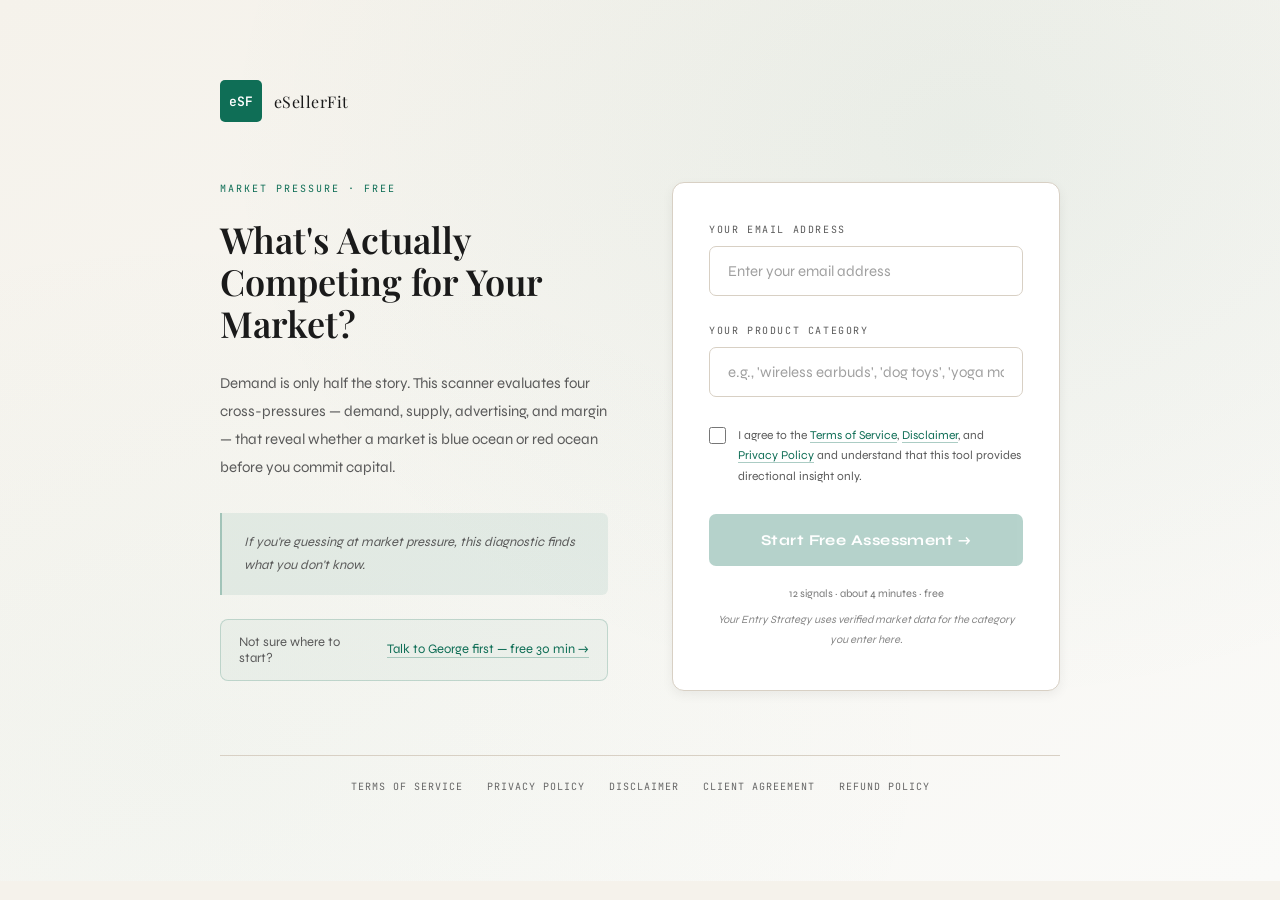
<file: market-pressure/index.html>
<!doctype html>
<html lang="en">
<head>
  <meta charset="utf-8">
  <meta name="viewport" content="width=device-width, initial-scale=1">
  <title>eSellerFit — Market Pressure Scanner</title>
  <link rel="stylesheet" href="./assets/css/shared-ui.css">
  <script async src="https://www.googletagmanager.com/gtag/js?id=G-3E14KQ15D6"></script>
  <script>
    window.dataLayer = window.dataLayer || [];
    function gtag(){dataLayer.push(arguments);}
    gtag('js', new Date());
    gtag('config', 'G-3E14KQ15D6');
  </script>
</head>
<body>
  <div class="overlay" id="overlay">
    <div class="spinner"></div>
    <div class="overlay-txt">Scanning your market pressure...</div>
  </div>

  <div class="screen active" id="welcomeScreen">
    <div class="w-inner">
      <a class="w-brand" href="../" style="text-decoration:none;">
        <div class="w-logo">eSF</div>
        <div class="w-brand-name">eSellerFit</div>
      </a>

      <div class="w-left">
        <div class="w-eyebrow">Market Pressure · Free</div>
        <div class="w-title">What's Actually Competing for Your Market?</div>
        <div class="w-sub">Demand is only half the story. This scanner evaluates four cross-pressures — demand, supply, advertising, and margin — that reveal whether a market is blue ocean or red ocean before you commit capital.</div>
        <div class="w-confidence">If you're guessing at market pressure, this diagnostic finds what you don't know.</div>
        <div class="w-intro-nudge">
          <span>Not sure where to start?</span>
          <a href="../booking/free-call.html">Talk to George first — free 30 min →</a>
        </div>
      </div>

      <div class="w-right">
        <div class="w-form-card">
          <div class="w-field-label">Your Email Address</div>
          <input class="w-input" id="emailInput" type="email" placeholder="Enter your email address">

          <div class="w-field-label">Your Product Category</div>
          <input class="w-input" id="categoryInput" type="text" placeholder="e.g., 'wireless earbuds', 'dog toys', 'yoga mats'">

          <label class="w-consent" id="consentLabel">
            <input type="checkbox" id="consentCheck">
            <span class="w-consent-txt">I agree to the <a href="../legal/terms.html" target="_blank">Terms of Service</a>, <a href="../legal/disclaimer.html" target="_blank">Disclaimer</a>, and <a href="../legal/privacy.html" target="_blank">Privacy Policy</a> and understand that this tool provides directional insight only.</span>
          </label>

          <button class="w-btn" id="startBtn" disabled>Start Free Assessment →</button>
          <div class="w-microcopy">
            <span>12 signals · about 4 minutes · free</span>
            <span class="w-legal-note">Your Entry Strategy uses verified market data for the category you enter here.</span>
          </div>
        </div>
      </div>

      <div class="w-footer">
        <a href="../legal/terms.html">Terms of Service</a>
        <a href="../legal/privacy.html">Privacy Policy</a>
        <a href="../legal/disclaimer.html">Disclaimer</a>
        <a href="../legal/client-agreement.html">Client Agreement</a>
        <a href="../legal/refund-policy.html">Refund Policy</a>
      </div>
    </div>
  </div>

  <div class="screen" id="assessScreen">
    <div class="a-hdr">
      <a class="a-logo" href="../" style="text-decoration:none;">
        <div class="a-logo-box">eSF</div>
        <div>
          <div class="a-logo-name">eSellerFit</div>
          <div class="a-sub" id="aSubtitle">Market Pressure Scanner</div>
        </div>
      </a>
      <div class="a-prog">
        <div class="a-prog-txt" id="progTxt">0 / 12</div>
        <div class="a-prog-bg"><div class="a-prog-fill" id="progFill"></div></div>
      </div>
    </div>
    <div class="a-body" id="aBody"></div>
    <div class="c-bar" id="cBar">
      <div class="c-msg"><strong>All signals recorded.</strong> Ready to generate your market pressure index.</div>
      <button class="c-btn" id="cBtn">See My Index →</button>
    </div>

    <div class="w-footer" style="margin-top:32px;">
      <a href="../legal/terms.html">Terms of Service</a>
      <a href="../legal/privacy.html">Privacy Policy</a>
      <a href="../legal/disclaimer.html">Disclaimer</a>
      <a href="../legal/client-agreement.html">Client Agreement</a>
      <a href="../legal/refund-policy.html">Refund Policy</a>
    </div>
  </div>

  <div class="screen" id="resultsScreen">
    <div class="r-inner">
      <a class="r-brand" href="../" style="text-decoration:none;"><div class="r-logo">eSF</div><div class="r-brand-name">eSellerFit</div></a>
      <div class="r-hdr">
        <div class="r-title">Your Market Pressure Index</div>
        <div class="r-intro" id="categoryLine"></div>
      </div>

      <div class="index-card" id="indexCard"></div>

      <div class="r-section">
        <div class="r-section-eyebrow">Four Forces at Work</div>
        <div class="r-section-title">Your index is the average of these four pressures</div>
        <div class="force-rows" id="forceRows"></div>
      </div>

      <div class="r-section" id="dominantSlot"></div>

      <div class="result-intro-nudge">
        <span>Not sure what this means for your specific product?</span>
        <a href="../booking/free-call.html">Talk to George first — free 30 min →</a>
      </div>

      <div class="cta-section">
        <div class="cta-eyebrow">Next Step · Entry Strategy</div>
        <div class="cta-title">Two Ways to Go Deeper</div>
        <label class="cta-consent" id="bookingConsentLabel">
          <input type="checkbox" id="bookingConsent">
          <span class="cta-consent-txt">✓ Check this box to confirm you understand this assessment is directional and that your final decisions are your own responsibility.</span>
        </label>

        <div style="border:1.5px solid rgba(15,110,86,0.35);border-radius:10px;padding:28px;background:rgba(15,110,86,0.03);margin-bottom:16px;">
          <div style="font-family:'JetBrains Mono',monospace;font-size:9px;text-transform:uppercase;letter-spacing:0.14em;color:#085041;margin-bottom:12px;">Option 1 · $449 — Recommended</div>
          <div style="font-family:'Playfair Display',serif;font-size:20px;color:var(--ink);margin-bottom:10px;">Entry Strategy Dossier</div>
          <ul class="cta-list" style="margin-bottom:16px;">
            <li>Your market pressure re-evaluated with verified data for your specific category</li>
            <li>Platform recommendation based on your profile AND your market pressure</li>
            <li>A complete entry plan — what to sell, where, how to enter, and what risks to manage</li>
            <li>Written Entry Strategy Dossier + 60-minute walkthrough session</li>
          </ul>
          <div class="cta-price"><strong>Written dossier + 60-minute session · $449</strong></div>
          <button type="button" id="ctaBtn" class="cta-btn" disabled onclick="window.location.href='../booking/paid.html'">Get My Entry Strategy · $449 →</button>
        </div>

        <div style="border:1px solid var(--border);border-radius:10px;padding:28px;background:rgba(255,255,255,0.5);">
          <div style="font-family:'JetBrains Mono',monospace;font-size:9px;text-transform:uppercase;letter-spacing:0.14em;color:#085041;margin-bottom:12px;">Option 2 · Free</div>
          <div style="font-family:'Playfair Display',serif;font-size:20px;color:var(--ink);margin-bottom:10px;">Free Call with George</div>
          <ul class="cta-list" style="margin-bottom:16px;">
            <li>Get clarity on whether the Entry Strategy is right for you</li>
            <li>Understand your market pressure signals and entry strategy</li>
            <li>Leave with a specific next step recommendation</li>
          </ul>
          <div class="cta-price"><strong>30-minute call · Free</strong></div>
          <button type="button" id="ctaBtn2" class="cta-btn" disabled onclick="window.location.href='../booking/free-call.html'">Book Free Call with George →</button>
        </div>

        <div style="margin-top:24px;padding:16px 20px;border:1px solid var(--border);border-radius:8px;background:rgba(15,110,86,0.04);text-align:center;">
          <div style="font-size:12px;color:var(--t3);margin-bottom:8px;font-family:'JetBrains Mono',monospace;text-transform:uppercase;letter-spacing:0.1em;">Ran all three free tools?</div>
          <a href="../booking/paid.html" style="font-size:14px;color:#0f6e56;text-decoration:none;border-bottom:1px solid rgba(15,110,86,0.3);">You're ready — Book Entry Strategy · $449 →</a>
        </div>

        <div class="cta-or-talk">
          Not ready to commit? <a href="../booking/free-call.html">Book a free 30-min intro call first →</a>
        </div>

        <div class="cta-agreement">By booking you acknowledge the <a href="../legal/client-agreement.html" target="_blank">Client Agreement</a>.</div>
      </div>

      <div class="next-section">
        <div class="r-section-eyebrow">What Comes Next</div>
        <div class="r-section-title" style="font-family:'Playfair Display',serif;font-size:20px;color:var(--ink);margin-bottom:12px;">You know the market pressure. The Entry Strategy adds your profile.</div>
        <div style="font-size:14px;color:var(--t2);line-height:1.82;">Market pressure tells you the structural challenges. Your Entry Strategy combines this with your seller profile and platform fit — so you know not just whether entry is possible, but whether it's possible for you.</div>
      </div>

      <div class="advisory-section">
        <div class="advisory-title">Advisory Notice</div>
        <div class="advisory-body">This calculator provides directional insight based on user inputs. It does not constitute legal, financial, or investment advice. All business decisions remain the sole responsibility of the user. <a href="../booking/free-call.html" style="color:#0f6e56;text-decoration:none;border-bottom:1px solid rgba(15,110,86,0.3);">A live session helps you interpret these results →</a></div>
      </div>

      <div class="r-footer">
        <a href="../legal/terms.html">Terms of Service</a>
        <a href="../legal/privacy.html">Privacy Policy</a>
        <a href="../legal/disclaimer.html">Disclaimer</a>
        <a href="../legal/client-agreement.html">Client Agreement</a>
        <a href="../legal/refund-policy.html">Refund Policy</a>
      </div>
    </div>
  </div>

  <script src="./assets/js/config.js"></script>
  <script src="./assets/js/calculator-shell.js"></script>
  <script src="./assets/js/market-pressure-data.js"></script>
  <script src="./assets/js/market-pressure-engine.js"></script>
  <script src="./assets/js/market-pressure-render.js"></script>
  <script src="./assets/js/market-pressure-app.js"></script>
</body>
</html>
</file>
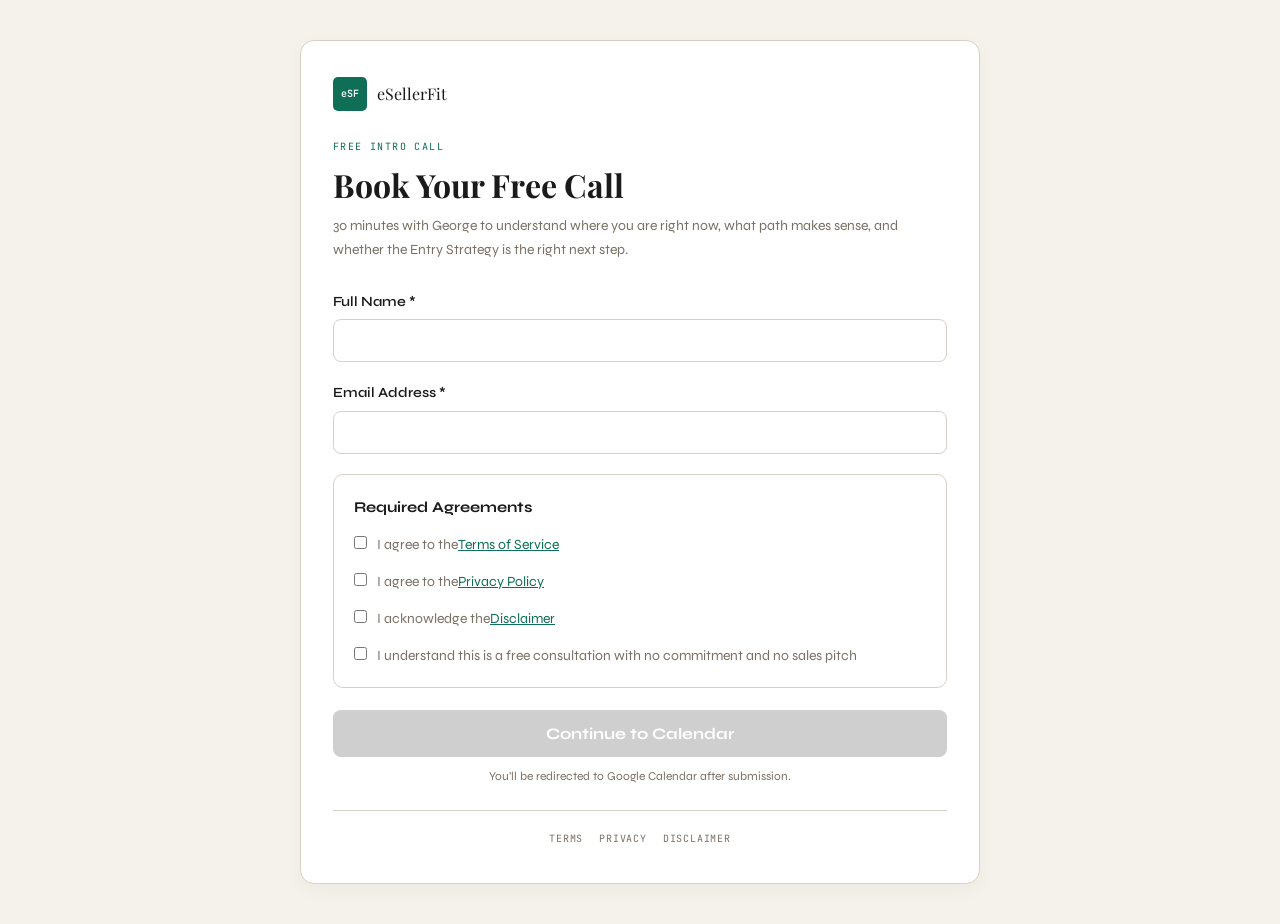
<file: booking/free-call.html>
<!DOCTYPE html>
<html lang="en">
<head>
  <script async src="https://www.googletagmanager.com/gtag/js?id=G-MTDSE6PK83"></script>
  <script>
    window.dataLayer = window.dataLayer || [];
    function gtag(){dataLayer.push(arguments);}
    gtag('js', new Date());
    gtag('config', 'G-MTDSE6PK83');
  </script>

  <meta charset="UTF-8">
  <meta name="viewport" content="width=device-width, initial-scale=1.0">
  <title>Book Free Call — eSellerFit</title>
  <link rel="stylesheet" href="../assets/css/booking.css">
</head>
<body>
  <div class="booking-wrap">
    <div class="booking-card">
      <a class="booking-brand" href="../">
        <div class="booking-logo">eSF</div>
        <div class="booking-brand-name">eSellerFit</div>
      </a>

      <div class="booking-eyebrow">Free Intro Call</div>
      <h1>Book Your Free Call</h1>
      <p class="subtitle">30 minutes with George to understand where you are right now, what path makes sense, and whether the Entry Strategy is the right next step.</p>

      <form id="bookingForm">
        <div class="form-group">
          <label for="fullName">Full Name *</label>
          <input type="text" id="fullName" name="fullName" required>
          <div class="error" id="fullNameError"></div>
        </div>

        <div class="form-group">
          <label for="email">Email Address *</label>
          <input type="email" id="email" name="email" required>
          <div class="error" id="emailError"></div>
        </div>

        <div class="consent-section">
          <div class="consent-title">Required Agreements</div>

          <div class="consent-item">
            <label for="termsConsent">
              <input type="checkbox" id="termsConsent" name="termsConsent">
              I agree to the <a href="../legal/terms.html" target="_blank">Terms of Service</a>
            </label>
          </div>

          <div class="consent-item">
            <label for="privacyConsent">
              <input type="checkbox" id="privacyConsent" name="privacyConsent">
              I agree to the <a href="../legal/privacy.html" target="_blank">Privacy Policy</a>
            </label>
          </div>

          <div class="consent-item">
            <label for="disclaimerConsent">
              <input type="checkbox" id="disclaimerConsent" name="disclaimerConsent">
              I acknowledge the <a href="../legal/disclaimer.html" target="_blank">Disclaimer</a>
            </label>
          </div>

          <div class="consent-item">
            <label for="noSalesPitch">
              <input type="checkbox" id="noSalesPitch" name="noSalesPitch">
              I understand this is a free consultation with no commitment and no sales pitch
            </label>
          </div>
        </div>

        <button type="submit" id="submitBtn" disabled>Continue to Calendar</button>
        <div class="helper">You’ll be redirected to Google Calendar after submission.</div>
      </form>

      <div class="footer-links">
        <a href="../legal/terms.html" target="_blank">Terms</a>
        <a href="../legal/privacy.html" target="_blank">Privacy</a>
        <a href="../legal/disclaimer.html" target="_blank">Disclaimer</a>
      </div>
    </div>
  </div>

  <script src="../assets/js/booking-free.js"></script>
</body>
</html>
</file>
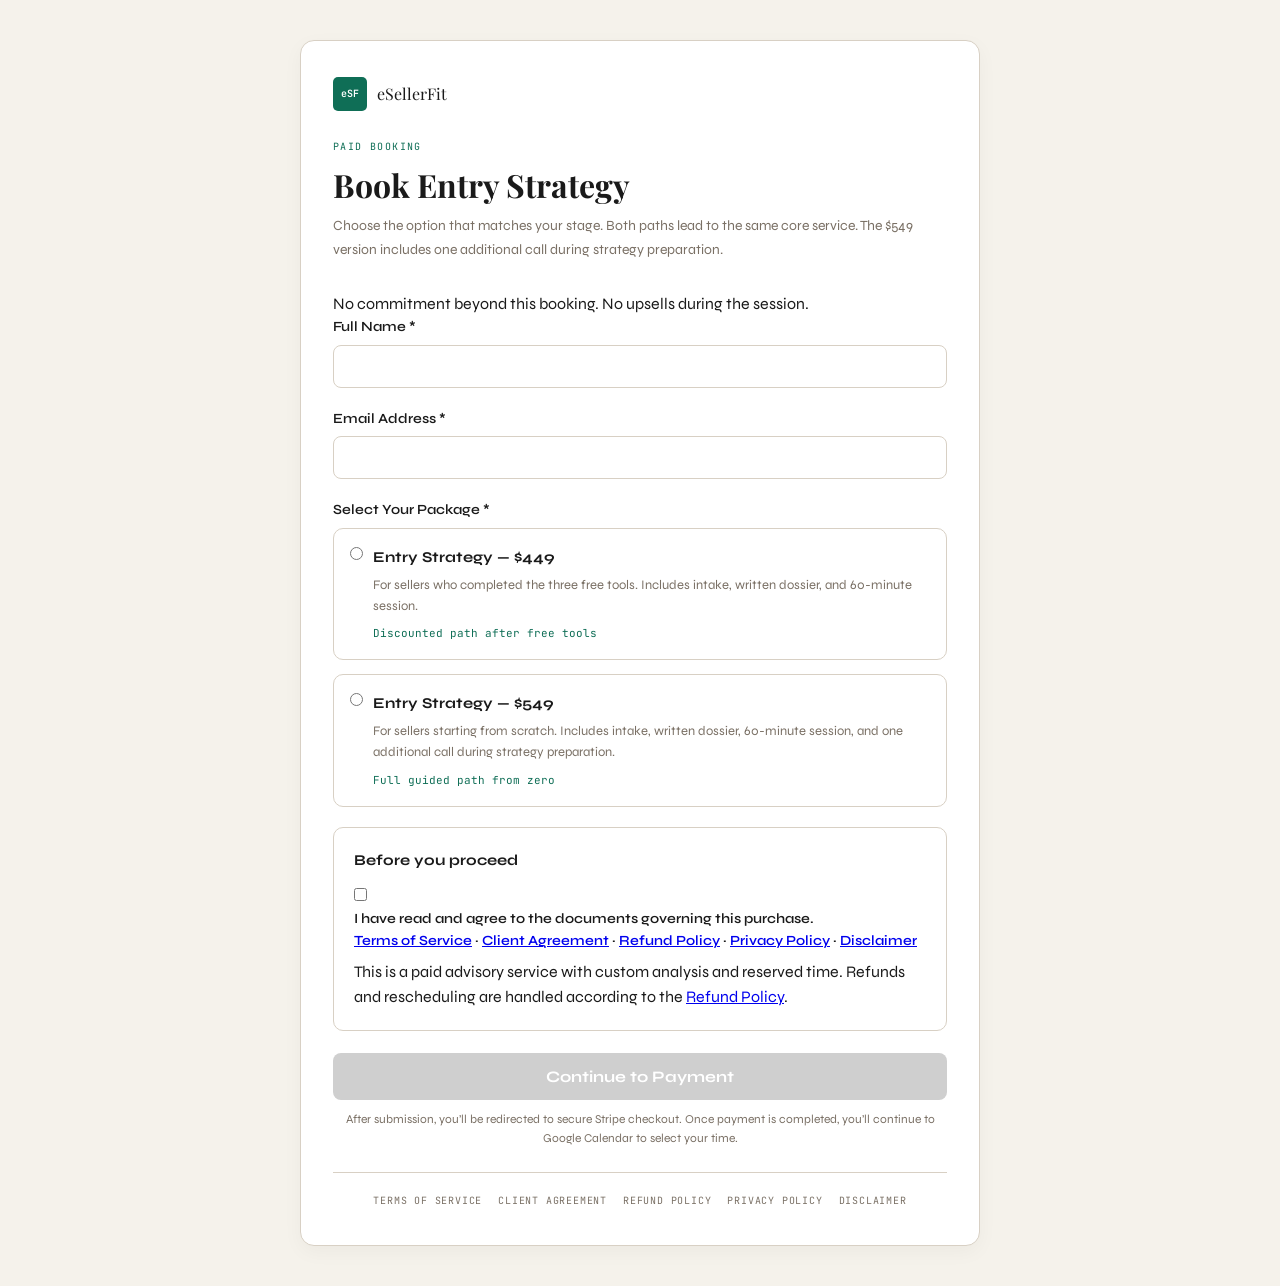
<file: booking/paid.html>
<!DOCTYPE html>
<html lang="en">
<head>
  <script async src="https://www.googletagmanager.com/gtag/js?id=G-3E14KQ15D6"></script>
  <script>
    window.dataLayer = window.dataLayer || [];
    function gtag(){dataLayer.push(arguments);}
    gtag('js', new Date());
    gtag('config', 'G-3E14KQ15D6');
  </script>

  <meta charset="UTF-8">
  <meta name="viewport" content="width=device-width, initial-scale=1.0">
  <title>Book Entry Strategy — eSellerFit</title>
  <link rel="stylesheet" href="../assets/css/booking.css">
</head>
<body>
  <div class="booking-wrap">
    <div class="booking-card">
      <a class="booking-brand" href="../">
        <div class="booking-logo">eSF</div>
        <div class="booking-brand-name">eSellerFit</div>
      </a>

      <div class="booking-eyebrow">Paid Booking</div>
      <h1>Book Entry Strategy</h1>
      <p class="subtitle">
        Choose the option that matches your stage. Both paths lead to the same core service.
        The $549 version includes one additional call during strategy preparation.
      </p>

      <p class="trust-note">
        No commitment beyond this booking. No upsells during the session.
      </p>

      <form id="bookingForm">
        <div class="form-group">
          <label for="fullName">Full Name *</label>
          <input type="text" id="fullName" name="fullName" required>
          <div class="error" id="fullNameError"></div>
        </div>

        <div class="form-group">
          <label for="email">Email Address *</label>
          <input type="email" id="email" name="email" required>
          <div class="error" id="emailError"></div>
        </div>

        <div class="form-group">
          <label>Select Your Package *</label>

          <div class="product-box" data-price="449">
            <div style="display:flex;align-items:flex-start;">
              <input type="radio" name="product" value="entry-strategy-449" id="product449" required>
              <div>
                <div class="product-title">Entry Strategy — $449</div>
                <div class="product-desc">
                  For sellers who completed the three free tools. Includes intake, written dossier,
                  and 60-minute session.
                </div>
                <div class="product-price-note">Discounted path after free tools</div>
              </div>
            </div>
          </div>

          <div class="product-box" data-price="549">
            <div style="display:flex;align-items:flex-start;">
              <input type="radio" name="product" value="entry-strategy-549" id="product549" required>
              <div>
                <div class="product-title">Entry Strategy — $549</div>
                <div class="product-desc">
                  For sellers starting from scratch. Includes intake, written dossier, 60-minute session,
                  and one additional call during strategy preparation.
                </div>
                <div class="product-price-note">Full guided path from zero</div>
              </div>
            </div>
          </div>
        </div>

        <div class="consent-section">
          <div class="consent-title">Before you proceed</div>

          <label for="legalConsent" class="consent-card">
            <input type="checkbox" id="legalConsent" name="legalConsent" required>

            <div class="consent-copy">
              <div class="consent-main">
                I have read and agree to the documents governing this purchase.
              </div>

              <div class="consent-links">
                <a href="../legal/terms.html" target="_blank" rel="noopener noreferrer">Terms of Service</a>
                <span>·</span>
                <a href="../legal/client-agreement.html" target="_blank" rel="noopener noreferrer">Client Agreement</a>
                <span>·</span>
                <a href="../legal/refund-policy.html" target="_blank" rel="noopener noreferrer">Refund Policy</a>
                <span>·</span>
                <a href="../legal/privacy.html" target="_blank" rel="noopener noreferrer">Privacy Policy</a>
                <span>·</span>
                <a href="../legal/disclaimer.html" target="_blank" rel="noopener noreferrer">Disclaimer</a>
              </div>
            </div>
          </label>

          <p class="consent-note">
            This is a paid advisory service with custom analysis and reserved time.
            Refunds and rescheduling are handled according to the
            <a href="../legal/refund-policy.html" target="_blank" rel="noopener noreferrer">Refund Policy</a>.
          </p>
        </div>

        <button type="submit" id="submitBtn" disabled>Continue to Payment</button>

        <div class="helper">
          After submission, you’ll be redirected to secure Stripe checkout.
          Once payment is completed, you’ll continue to Google Calendar to select your time.
        </div>
      </form>

      <div class="footer-links">
        <a href="../legal/terms.html" target="_blank" rel="noopener noreferrer">Terms of Service</a>
        <a href="../legal/client-agreement.html" target="_blank" rel="noopener noreferrer">Client Agreement</a>
        <a href="../legal/refund-policy.html" target="_blank" rel="noopener noreferrer">Refund Policy</a>
        <a href="../legal/privacy.html" target="_blank" rel="noopener noreferrer">Privacy Policy</a>
        <a href="../legal/disclaimer.html" target="_blank" rel="noopener noreferrer">Disclaimer</a>
      </div>
    </div>
  </div>

  <script src="../assets/js/booking-paid.js"></script>
</body>
</html>
</file>
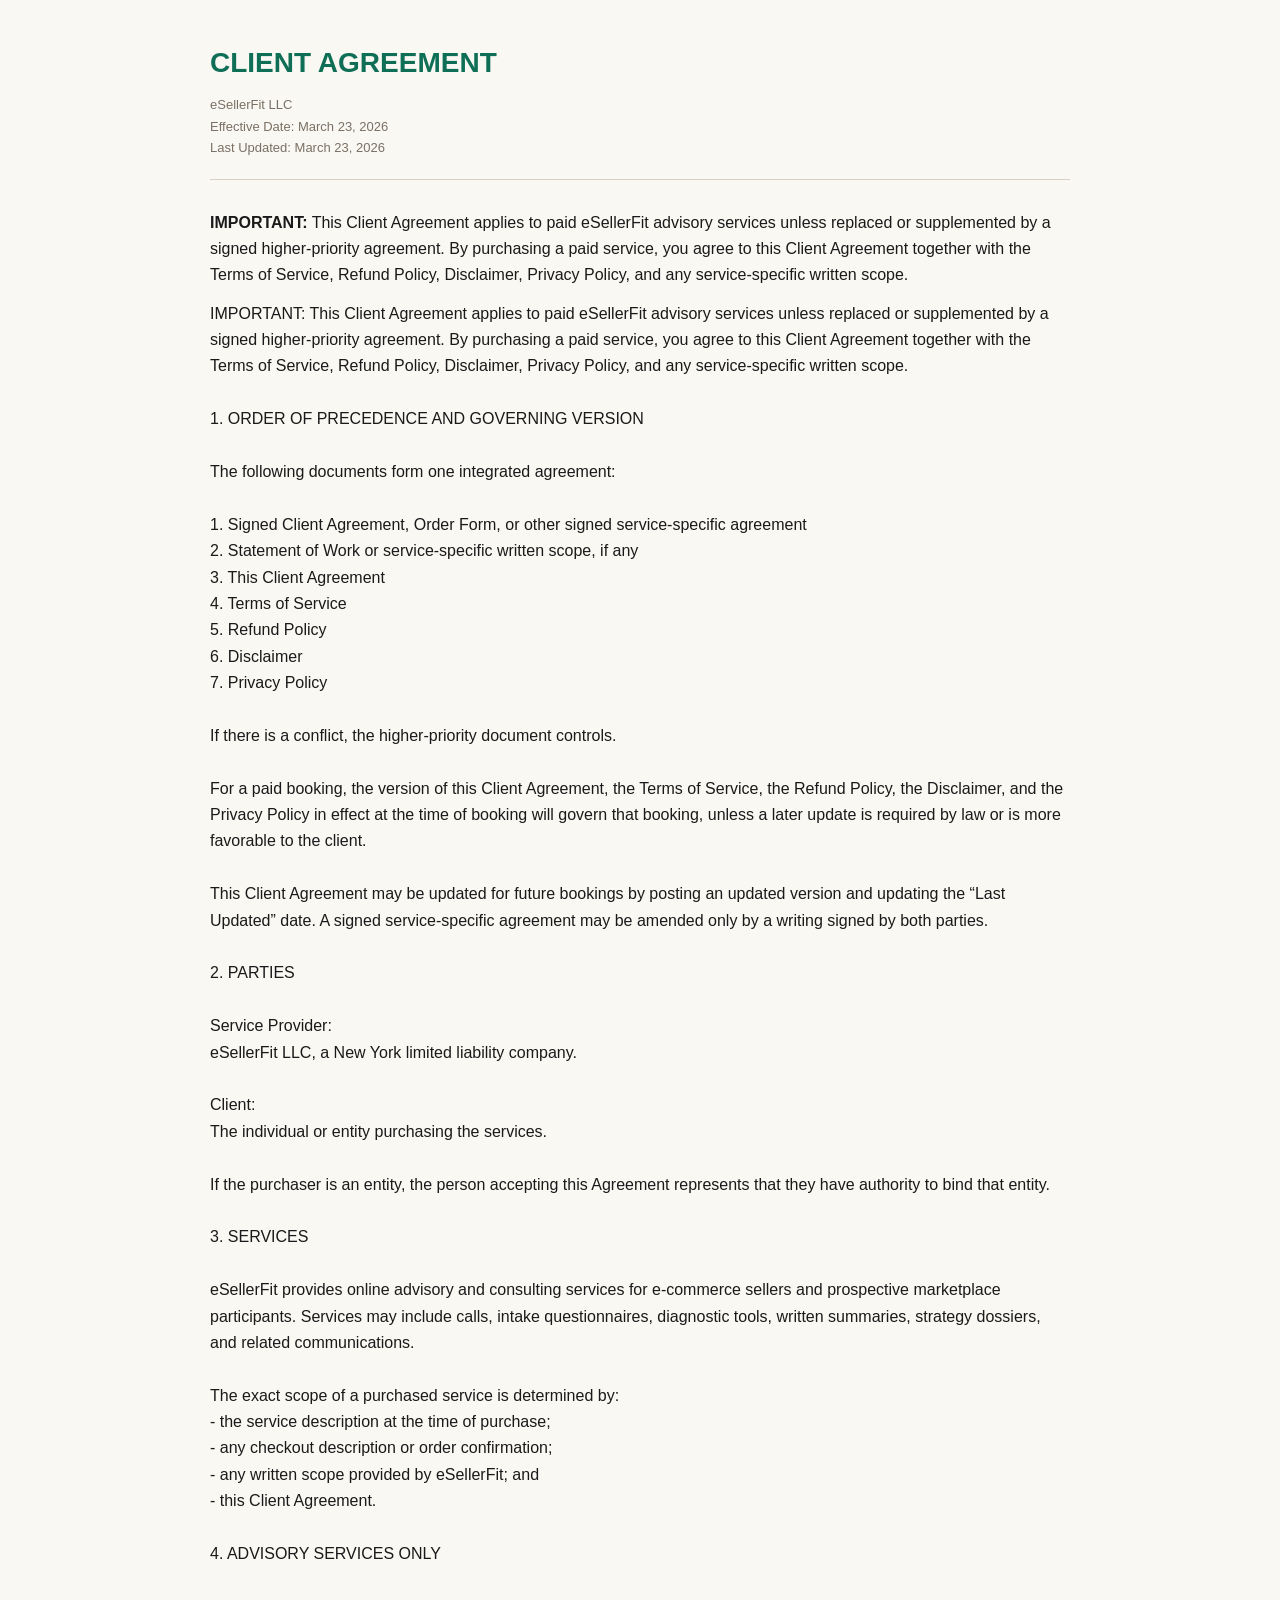
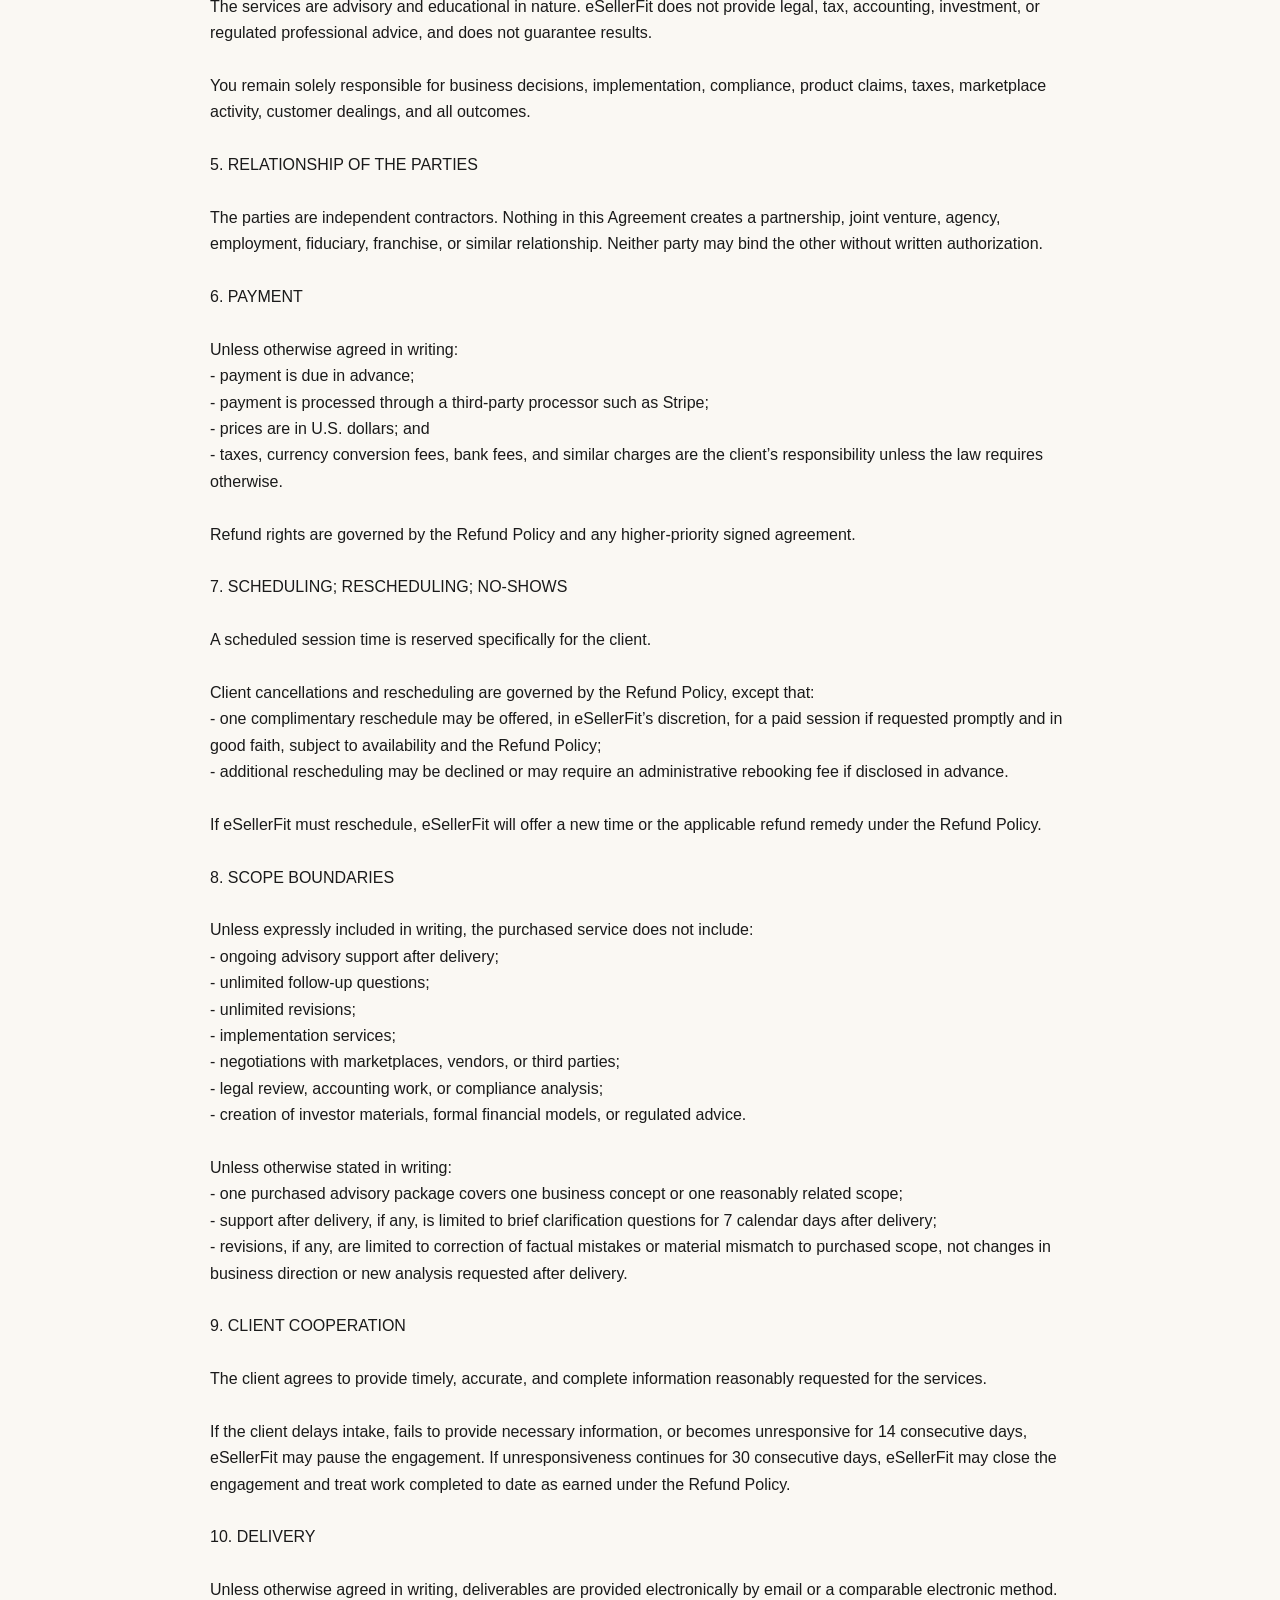
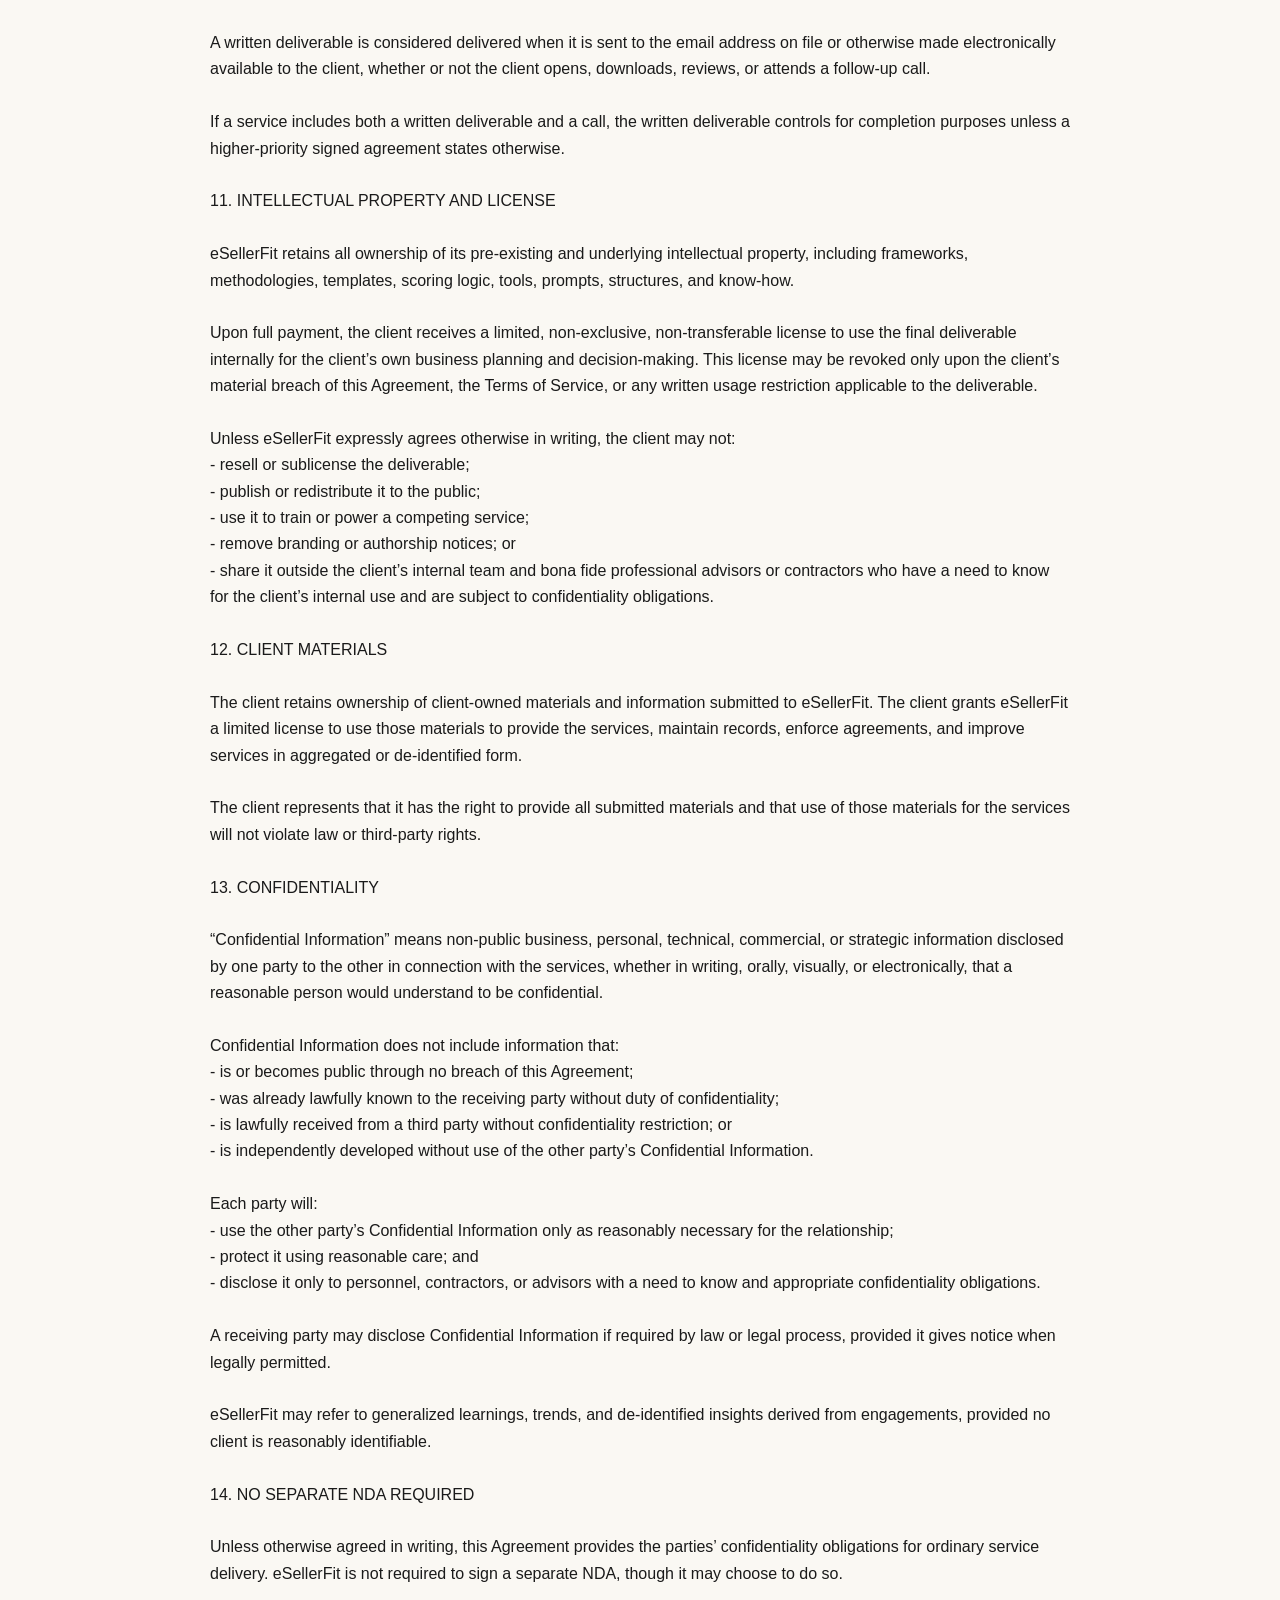
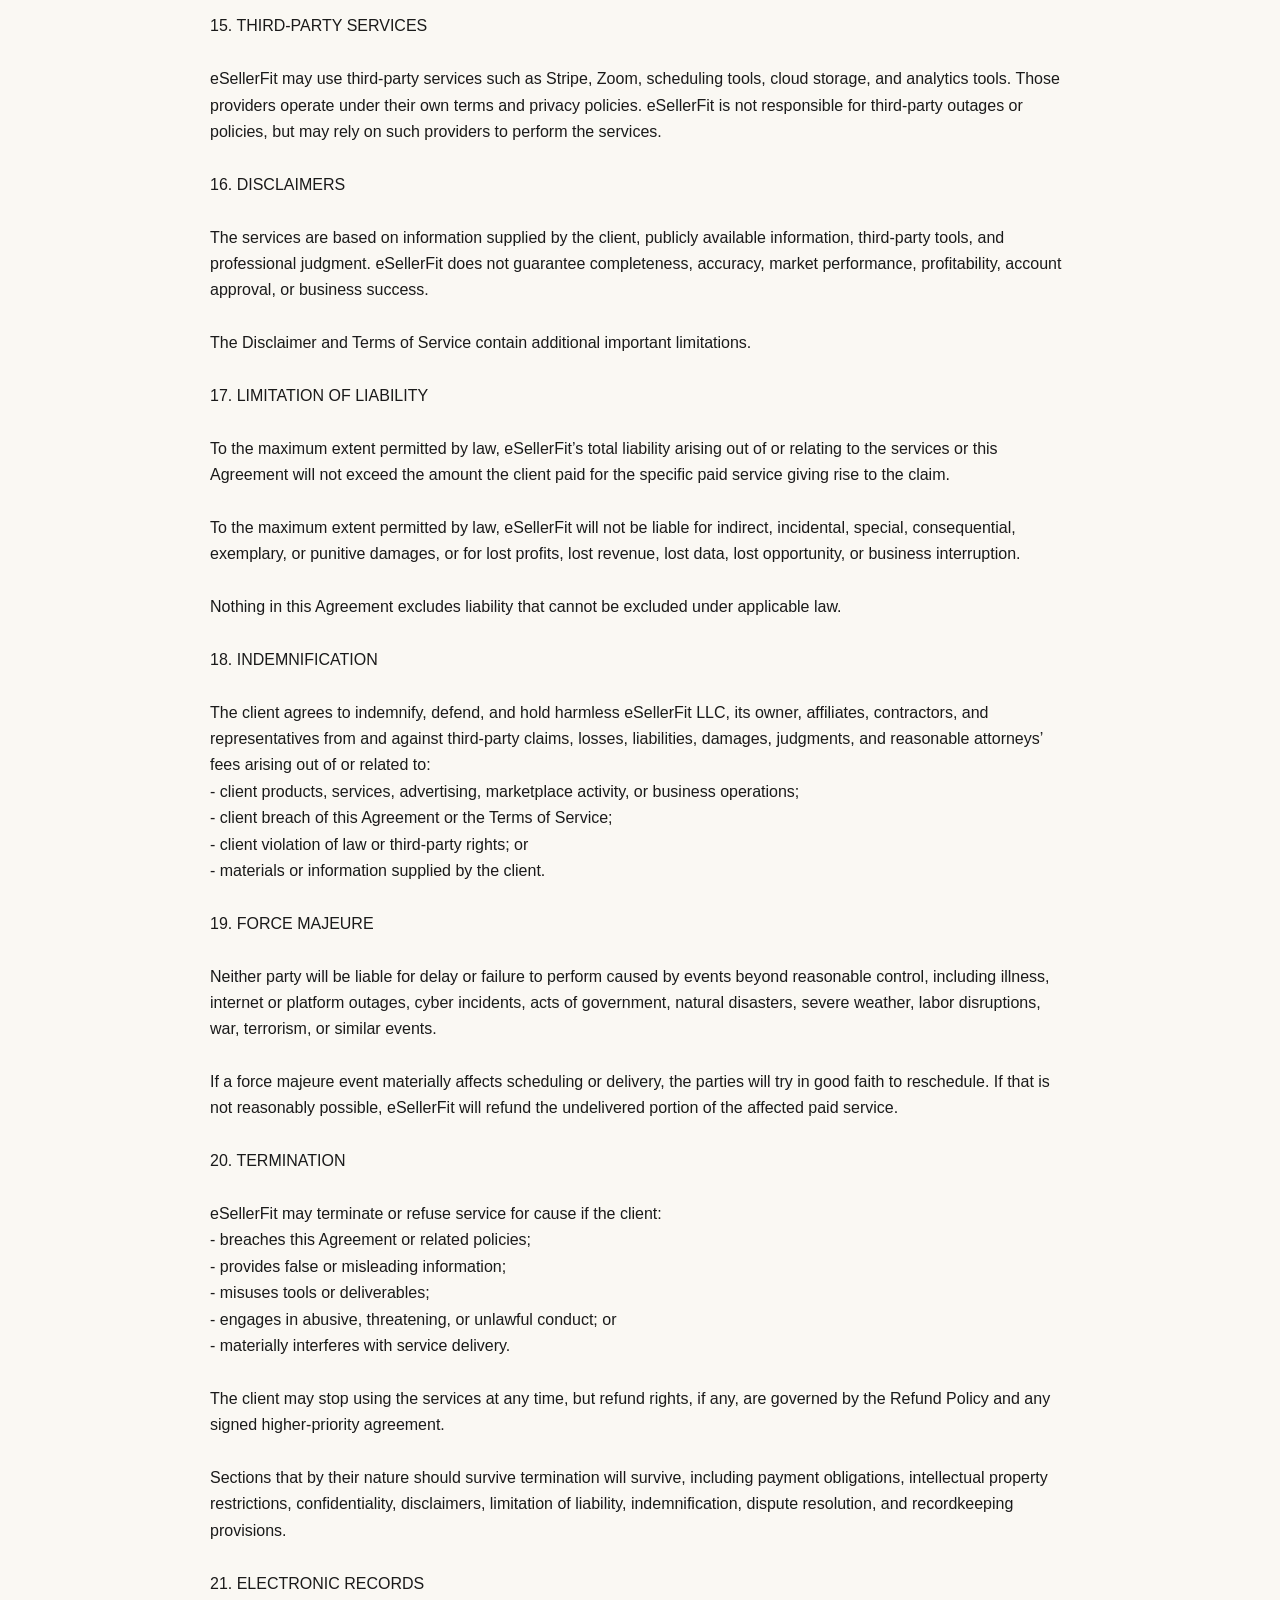
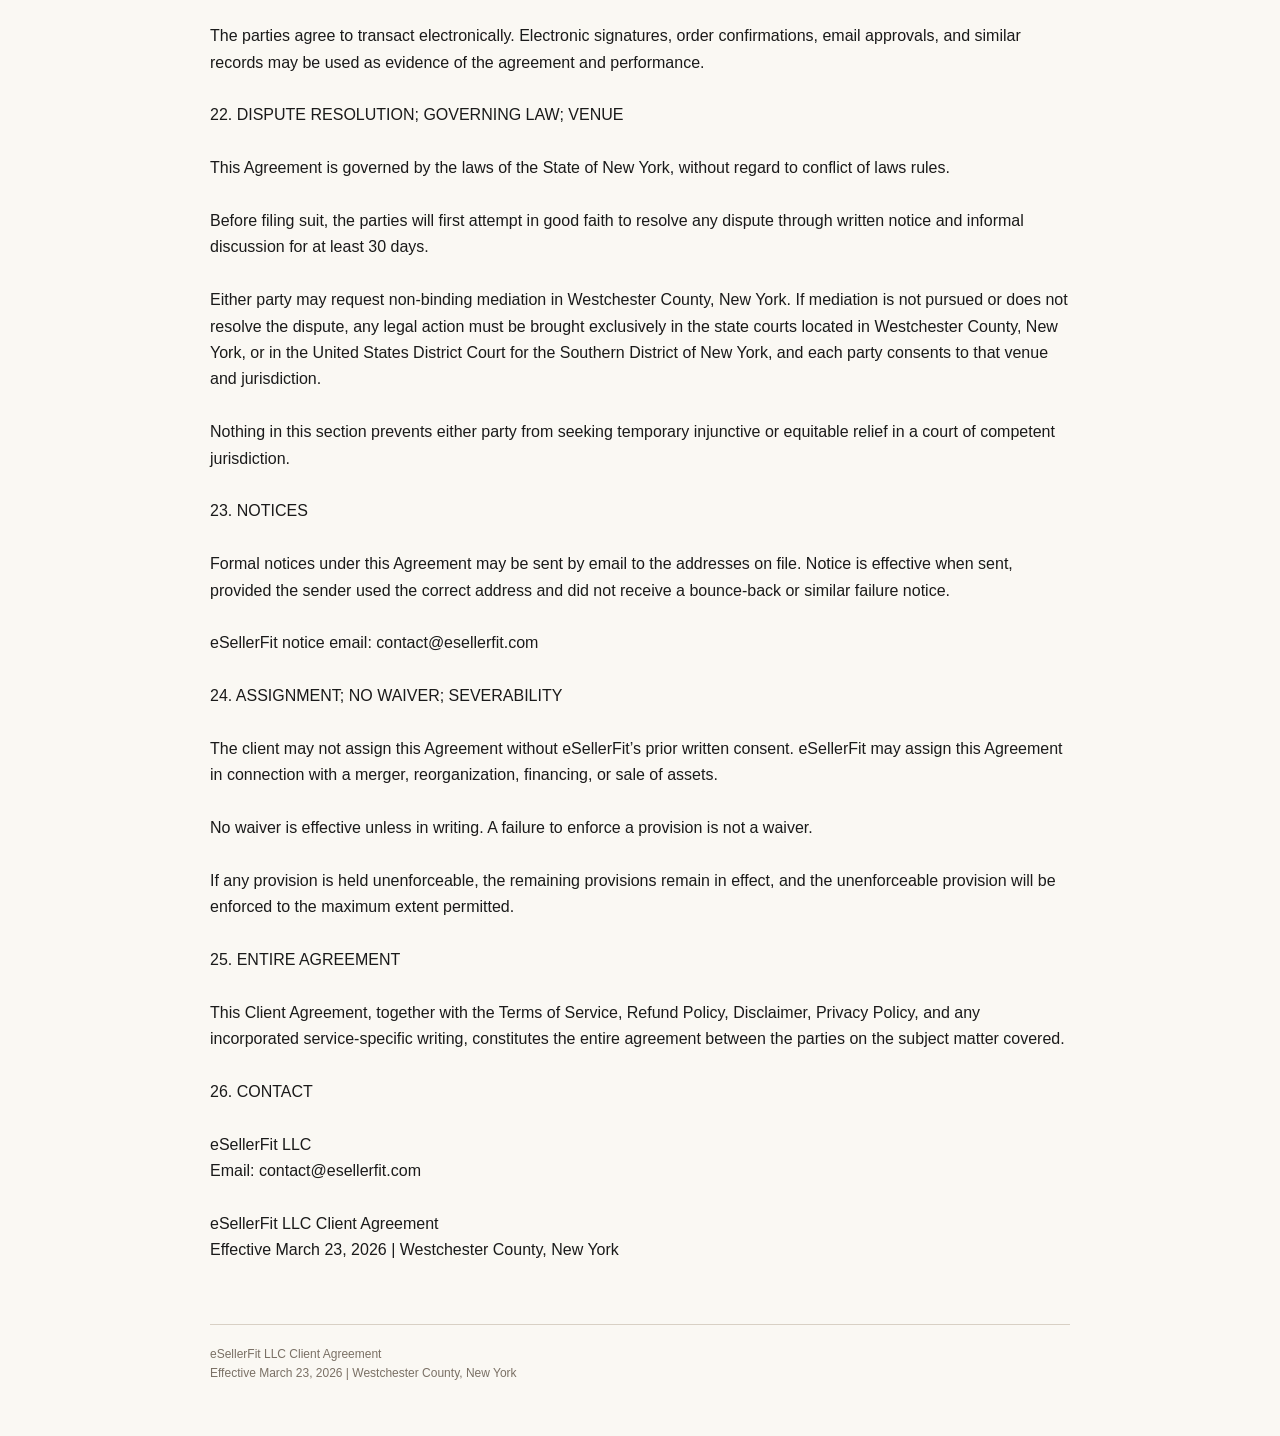
<file: legal/client-agreement.html>
<!DOCTYPE html>
<html lang="en">
<head>
  <meta charset="UTF-8">
  <meta name="viewport" content="width=device-width, initial-scale=1.0">
  <title>Client Agreement — eSellerFit</title>
  <style>
    * { margin: 0; padding: 0; box-sizing: border-box; }
    body {
      font-family: 'Syne', -apple-system, BlinkMacSystemFont, 'Segoe UI', sans-serif;
      max-width: 900px;
      margin: 0 auto;
      padding: 40px 20px;
      line-height: 1.65;
      color: #1a1a1a;
      background: #faf8f3;
    }
    h1 { font-size: 28px; margin-bottom: 8px; color: #0f6e56; }
    .meta { font-size: 13px; color: #7a7065; margin-bottom: 30px; padding-bottom: 20px; border-bottom: 1px solid #d8d0c4; }
    h2 { font-size: 16px; margin-top: 35px; margin-bottom: 15px; color: #0f6e56; }
    h3 { font-size: 14px; margin-top: 20px; margin-bottom: 12px; color: #0f6e56; }
    p { margin-bottom: 12px; }
    ul, ol { margin-left: 20px; margin-bottom: 12px; }
    li { margin-bottom: 6px; }
    a { color: #0f6e56; text-decoration: none; border-bottom: 1px solid rgba(15, 110, 86, 0.3); }
    a:hover { border-bottom: 1px solid #0f6e56; }
    strong { font-weight: 600; }
  </style>
</head>
<body>

<h1>CLIENT AGREEMENT</h1>
<div class="meta">
  eSellerFit LLC<br>
  Effective Date: March 23, 2026<br>
  Last Updated: March 23, 2026
</div>

<p><strong>IMPORTANT:</strong> This Client Agreement applies to paid eSellerFit advisory services unless replaced or supplemented by a signed higher-priority agreement. By purchasing a paid service, you agree to this Client Agreement together with the Terms of Service, Refund Policy, Disclaimer, Privacy Policy, and any service-specific written scope.</p>

<pre style="white-space: pre-wrap; font-family: inherit; background: none; padding: 0;">
IMPORTANT: This Client Agreement applies to paid eSellerFit advisory services unless replaced or supplemented by a signed higher-priority agreement. By purchasing a paid service, you agree to this Client Agreement together with the Terms of Service, Refund Policy, Disclaimer, Privacy Policy, and any service-specific written scope.

1. ORDER OF PRECEDENCE AND GOVERNING VERSION

The following documents form one integrated agreement:

1. Signed Client Agreement, Order Form, or other signed service-specific agreement
2. Statement of Work or service-specific written scope, if any
3. This Client Agreement
4. Terms of Service
5. Refund Policy
6. Disclaimer
7. Privacy Policy

If there is a conflict, the higher-priority document controls.

For a paid booking, the version of this Client Agreement, the Terms of Service, the Refund Policy, the Disclaimer, and the Privacy Policy in effect at the time of booking will govern that booking, unless a later update is required by law or is more favorable to the client.

This Client Agreement may be updated for future bookings by posting an updated version and updating the “Last Updated” date. A signed service-specific agreement may be amended only by a writing signed by both parties.

2. PARTIES

Service Provider:
eSellerFit LLC, a New York limited liability company.

Client:
The individual or entity purchasing the services.

If the purchaser is an entity, the person accepting this Agreement represents that they have authority to bind that entity.

3. SERVICES

eSellerFit provides online advisory and consulting services for e-commerce sellers and prospective marketplace participants. Services may include calls, intake questionnaires, diagnostic tools, written summaries, strategy dossiers, and related communications.

The exact scope of a purchased service is determined by:
- the service description at the time of purchase;
- any checkout description or order confirmation;
- any written scope provided by eSellerFit; and
- this Client Agreement.

4. ADVISORY SERVICES ONLY

The services are advisory and educational in nature. eSellerFit does not provide legal, tax, accounting, investment, or regulated professional advice, and does not guarantee results.

You remain solely responsible for business decisions, implementation, compliance, product claims, taxes, marketplace activity, customer dealings, and all outcomes.

5. RELATIONSHIP OF THE PARTIES

The parties are independent contractors. Nothing in this Agreement creates a partnership, joint venture, agency, employment, fiduciary, franchise, or similar relationship. Neither party may bind the other without written authorization.

6. PAYMENT

Unless otherwise agreed in writing:
- payment is due in advance;
- payment is processed through a third-party processor such as Stripe;
- prices are in U.S. dollars; and
- taxes, currency conversion fees, bank fees, and similar charges are the client’s responsibility unless the law requires otherwise.

Refund rights are governed by the Refund Policy and any higher-priority signed agreement.

7. SCHEDULING; RESCHEDULING; NO-SHOWS

A scheduled session time is reserved specifically for the client.

Client cancellations and rescheduling are governed by the Refund Policy, except that:
- one complimentary reschedule may be offered, in eSellerFit’s discretion, for a paid session if requested promptly and in good faith, subject to availability and the Refund Policy;
- additional rescheduling may be declined or may require an administrative rebooking fee if disclosed in advance.

If eSellerFit must reschedule, eSellerFit will offer a new time or the applicable refund remedy under the Refund Policy.

8. SCOPE BOUNDARIES

Unless expressly included in writing, the purchased service does not include:
- ongoing advisory support after delivery;
- unlimited follow-up questions;
- unlimited revisions;
- implementation services;
- negotiations with marketplaces, vendors, or third parties;
- legal review, accounting work, or compliance analysis;
- creation of investor materials, formal financial models, or regulated advice.

Unless otherwise stated in writing:
- one purchased advisory package covers one business concept or one reasonably related scope;
- support after delivery, if any, is limited to brief clarification questions for 7 calendar days after delivery;
- revisions, if any, are limited to correction of factual mistakes or material mismatch to purchased scope, not changes in business direction or new analysis requested after delivery.

9. CLIENT COOPERATION

The client agrees to provide timely, accurate, and complete information reasonably requested for the services.

If the client delays intake, fails to provide necessary information, or becomes unresponsive for 14 consecutive days, eSellerFit may pause the engagement. If unresponsiveness continues for 30 consecutive days, eSellerFit may close the engagement and treat work completed to date as earned under the Refund Policy.

10. DELIVERY

Unless otherwise agreed in writing, deliverables are provided electronically by email or a comparable electronic method.

A written deliverable is considered delivered when it is sent to the email address on file or otherwise made electronically available to the client, whether or not the client opens, downloads, reviews, or attends a follow-up call.

If a service includes both a written deliverable and a call, the written deliverable controls for completion purposes unless a higher-priority signed agreement states otherwise.

11. INTELLECTUAL PROPERTY AND LICENSE

eSellerFit retains all ownership of its pre-existing and underlying intellectual property, including frameworks, methodologies, templates, scoring logic, tools, prompts, structures, and know-how.

Upon full payment, the client receives a limited, non-exclusive, non-transferable license to use the final deliverable internally for the client’s own business planning and decision-making. This license may be revoked only upon the client’s material breach of this Agreement, the Terms of Service, or any written usage restriction applicable to the deliverable.

Unless eSellerFit expressly agrees otherwise in writing, the client may not:
- resell or sublicense the deliverable;
- publish or redistribute it to the public;
- use it to train or power a competing service;
- remove branding or authorship notices; or
- share it outside the client’s internal team and bona fide professional advisors or contractors who have a need to know for the client’s internal use and are subject to confidentiality obligations.

12. CLIENT MATERIALS

The client retains ownership of client-owned materials and information submitted to eSellerFit. The client grants eSellerFit a limited license to use those materials to provide the services, maintain records, enforce agreements, and improve services in aggregated or de-identified form.

The client represents that it has the right to provide all submitted materials and that use of those materials for the services will not violate law or third-party rights.

13. CONFIDENTIALITY

“Confidential Information” means non-public business, personal, technical, commercial, or strategic information disclosed by one party to the other in connection with the services, whether in writing, orally, visually, or electronically, that a reasonable person would understand to be confidential.

Confidential Information does not include information that:
- is or becomes public through no breach of this Agreement;
- was already lawfully known to the receiving party without duty of confidentiality;
- is lawfully received from a third party without confidentiality restriction; or
- is independently developed without use of the other party’s Confidential Information.

Each party will:
- use the other party’s Confidential Information only as reasonably necessary for the relationship;
- protect it using reasonable care; and
- disclose it only to personnel, contractors, or advisors with a need to know and appropriate confidentiality obligations.

A receiving party may disclose Confidential Information if required by law or legal process, provided it gives notice when legally permitted.

eSellerFit may refer to generalized learnings, trends, and de-identified insights derived from engagements, provided no client is reasonably identifiable.

14. NO SEPARATE NDA REQUIRED

Unless otherwise agreed in writing, this Agreement provides the parties’ confidentiality obligations for ordinary service delivery. eSellerFit is not required to sign a separate NDA, though it may choose to do so.

15. THIRD-PARTY SERVICES

eSellerFit may use third-party services such as Stripe, Zoom, scheduling tools, cloud storage, and analytics tools. Those providers operate under their own terms and privacy policies. eSellerFit is not responsible for third-party outages or policies, but may rely on such providers to perform the services.

16. DISCLAIMERS

The services are based on information supplied by the client, publicly available information, third-party tools, and professional judgment. eSellerFit does not guarantee completeness, accuracy, market performance, profitability, account approval, or business success.

The Disclaimer and Terms of Service contain additional important limitations.

17. LIMITATION OF LIABILITY

To the maximum extent permitted by law, eSellerFit’s total liability arising out of or relating to the services or this Agreement will not exceed the amount the client paid for the specific paid service giving rise to the claim.

To the maximum extent permitted by law, eSellerFit will not be liable for indirect, incidental, special, consequential, exemplary, or punitive damages, or for lost profits, lost revenue, lost data, lost opportunity, or business interruption.

Nothing in this Agreement excludes liability that cannot be excluded under applicable law.

18. INDEMNIFICATION

The client agrees to indemnify, defend, and hold harmless eSellerFit LLC, its owner, affiliates, contractors, and representatives from and against third-party claims, losses, liabilities, damages, judgments, and reasonable attorneys’ fees arising out of or related to:
- client products, services, advertising, marketplace activity, or business operations;
- client breach of this Agreement or the Terms of Service;
- client violation of law or third-party rights; or
- materials or information supplied by the client.

19. FORCE MAJEURE

Neither party will be liable for delay or failure to perform caused by events beyond reasonable control, including illness, internet or platform outages, cyber incidents, acts of government, natural disasters, severe weather, labor disruptions, war, terrorism, or similar events.

If a force majeure event materially affects scheduling or delivery, the parties will try in good faith to reschedule. If that is not reasonably possible, eSellerFit will refund the undelivered portion of the affected paid service.

20. TERMINATION

eSellerFit may terminate or refuse service for cause if the client:
- breaches this Agreement or related policies;
- provides false or misleading information;
- misuses tools or deliverables;
- engages in abusive, threatening, or unlawful conduct; or
- materially interferes with service delivery.

The client may stop using the services at any time, but refund rights, if any, are governed by the Refund Policy and any signed higher-priority agreement.

Sections that by their nature should survive termination will survive, including payment obligations, intellectual property restrictions, confidentiality, disclaimers, limitation of liability, indemnification, dispute resolution, and recordkeeping provisions.

21. ELECTRONIC RECORDS

The parties agree to transact electronically. Electronic signatures, order confirmations, email approvals, and similar records may be used as evidence of the agreement and performance.

22. DISPUTE RESOLUTION; GOVERNING LAW; VENUE

This Agreement is governed by the laws of the State of New York, without regard to conflict of laws rules.

Before filing suit, the parties will first attempt in good faith to resolve any dispute through written notice and informal discussion for at least 30 days.

Either party may request non-binding mediation in Westchester County, New York. If mediation is not pursued or does not resolve the dispute, any legal action must be brought exclusively in the state courts located in Westchester County, New York, or in the United States District Court for the Southern District of New York, and each party consents to that venue and jurisdiction.

Nothing in this section prevents either party from seeking temporary injunctive or equitable relief in a court of competent jurisdiction.

23. NOTICES

Formal notices under this Agreement may be sent by email to the addresses on file. Notice is effective when sent, provided the sender used the correct address and did not receive a bounce-back or similar failure notice.

eSellerFit notice email: contact@esellerfit.com

24. ASSIGNMENT; NO WAIVER; SEVERABILITY

The client may not assign this Agreement without eSellerFit’s prior written consent. eSellerFit may assign this Agreement in connection with a merger, reorganization, financing, or sale of assets.

No waiver is effective unless in writing. A failure to enforce a provision is not a waiver.

If any provision is held unenforceable, the remaining provisions remain in effect, and the unenforceable provision will be enforced to the maximum extent permitted.

25. ENTIRE AGREEMENT

This Client Agreement, together with the Terms of Service, Refund Policy, Disclaimer, Privacy Policy, and any incorporated service-specific writing, constitutes the entire agreement between the parties on the subject matter covered.

26. CONTACT

eSellerFit LLC
Email: contact@esellerfit.com

eSellerFit LLC Client Agreement
Effective March 23, 2026 | Westchester County, New York
</pre>

<p style="margin-top: 60px; padding-top: 20px; border-top: 1px solid #d8d0c4; font-size: 12px; color: #7a7065;">
  eSellerFit LLC Client Agreement<br>
  Effective March 23, 2026 | Westchester County, New York
</p>

</body>
</html>
</file>
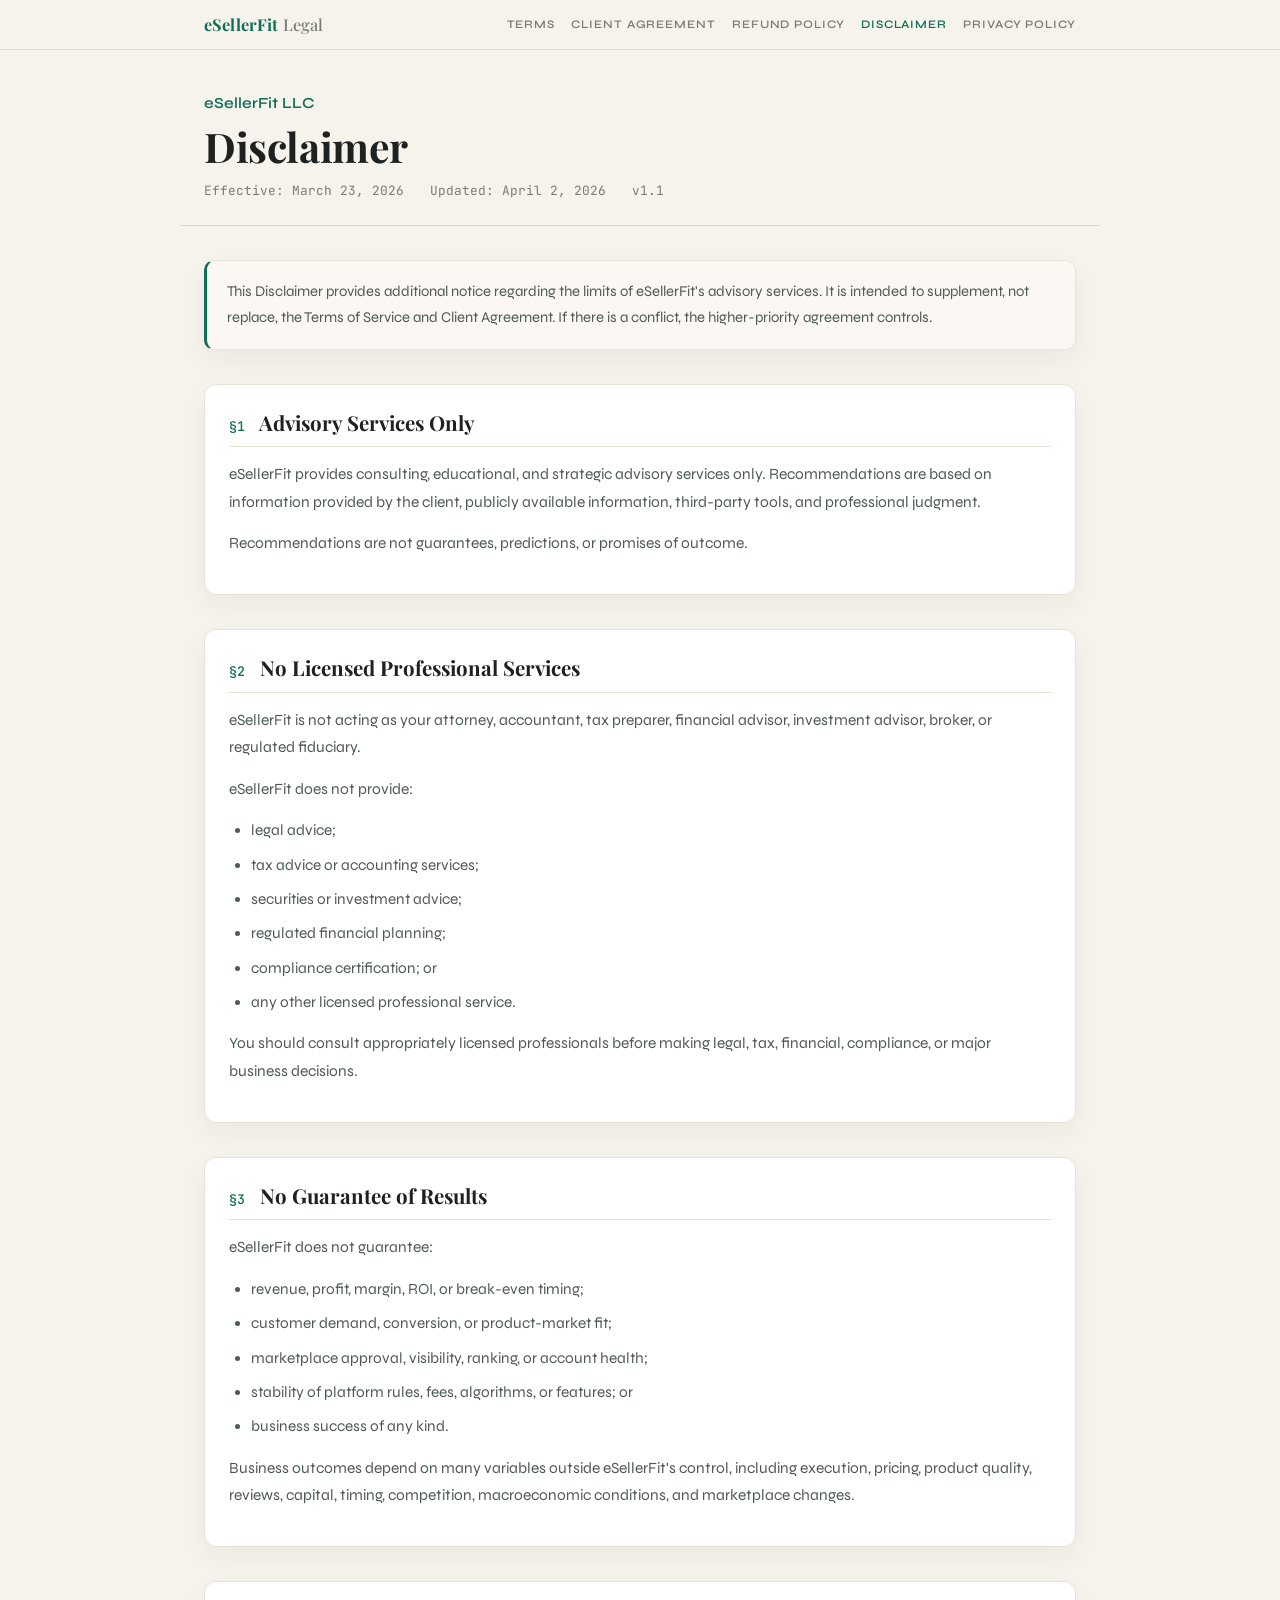
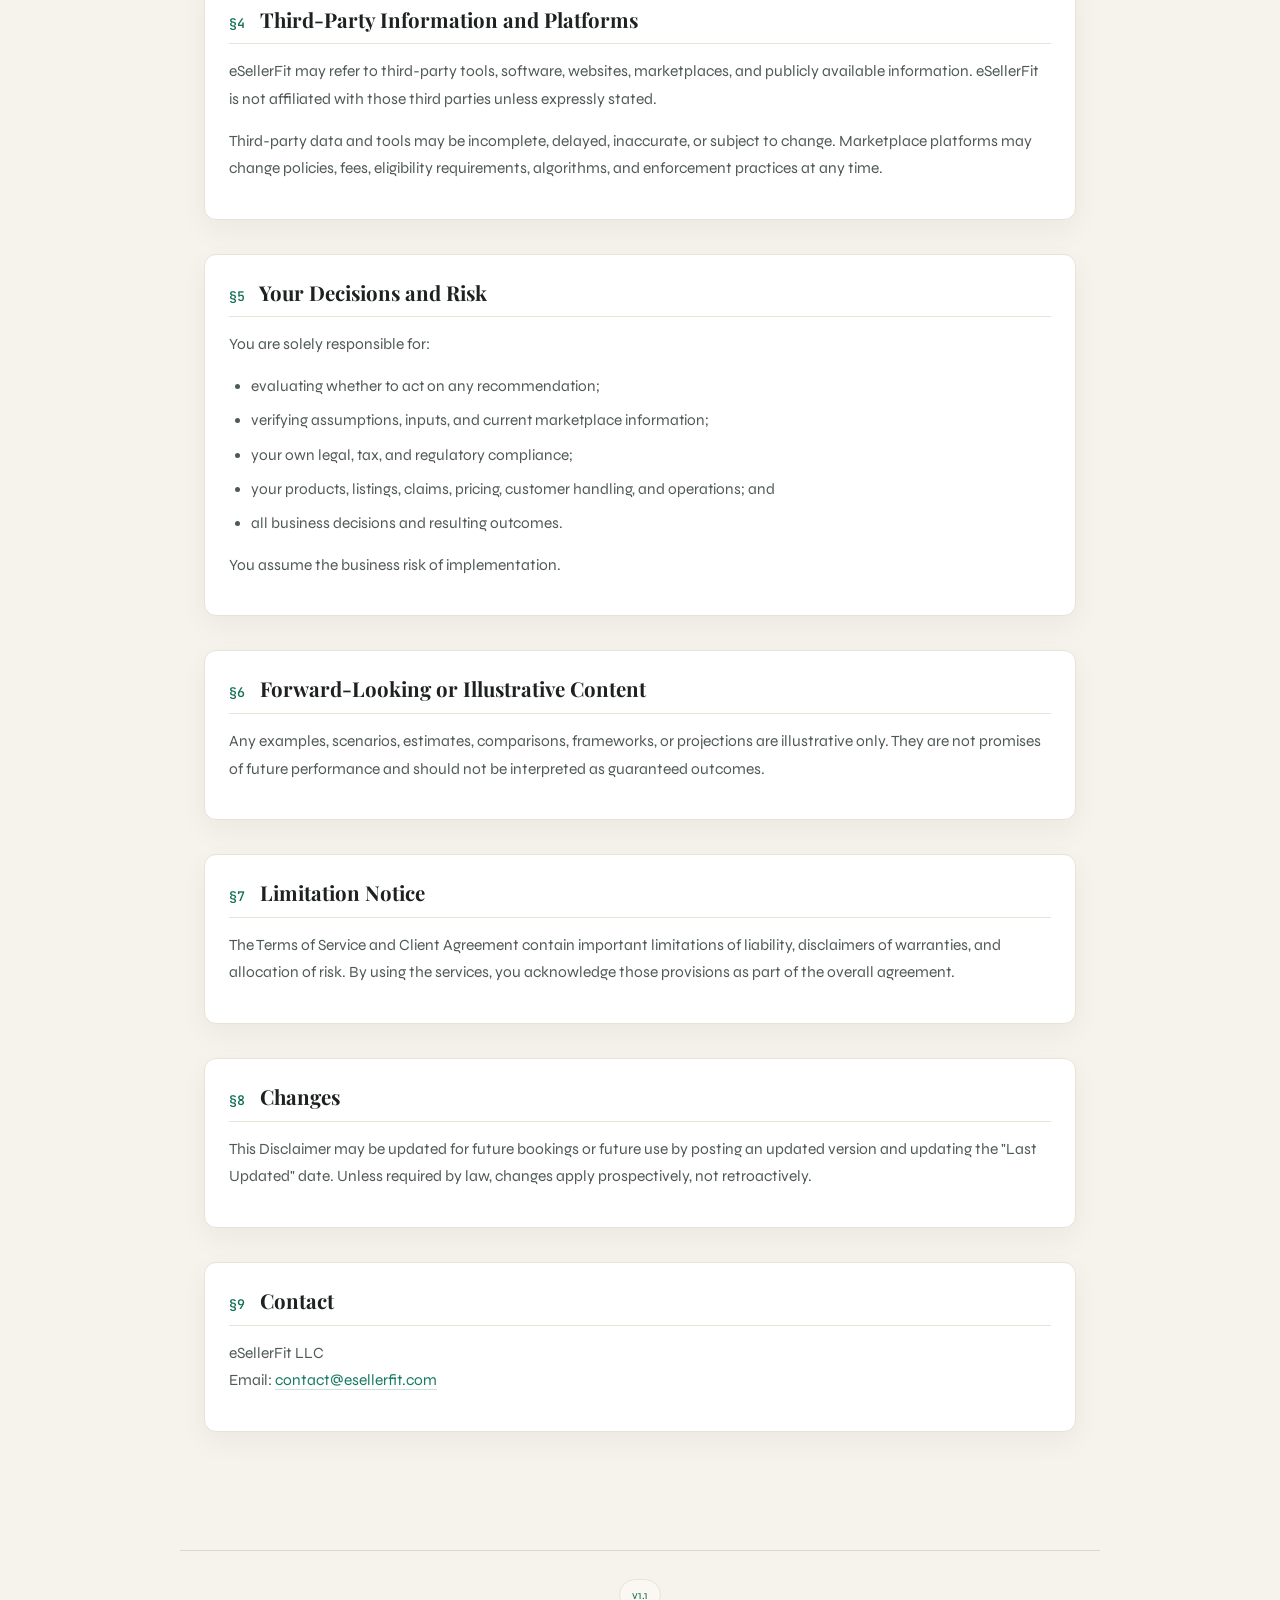
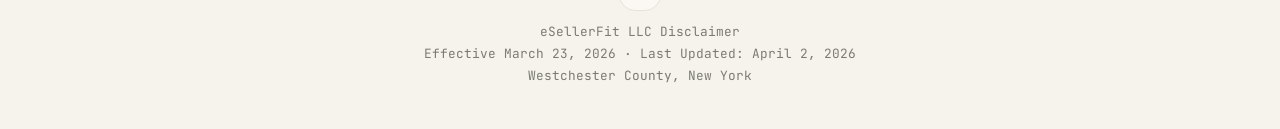
<file: legal/disclaimer.html>
<!DOCTYPE html>
<html lang="en">
<head>
    <meta charset="UTF-8">
    <meta name="viewport" content="width=device-width, initial-scale=1.0">
    <title>Disclaimer | eSellerFit</title>
    <meta name="description" content="eSellerFit LLC Disclaimer. Effective March 23, 2026.">
    <link rel="preconnect" href="https://fonts.googleapis.com">
    <link rel="preconnect" href="https://fonts.gstatic.com" crossorigin>
    <link href="https://fonts.googleapis.com/css2?family=Playfair+Display:wght@500;700&family=Syne:wght@400;500;600&family=JetBrains+Mono:wght@400&display=swap" rel="stylesheet">
    <style>

        *, *::before, *::after { margin: 0; padding: 0; box-sizing: border-box; }

        :root {
            --bg-primary: #f6f3ed;
            --bg-surface: #ffffff;
            --bg-elevated: #fbf8f3;
            --bg-soft: #f1ece4;
            --teal: #0f6e56;
            --teal-light: #167a63;
            --teal-dim: #d8ebe5;
            --text-primary: #1d211f;
            --text-secondary: #4f5a54;
            --text-muted: #7a7b74;
            --border: #ddd6ca;
            --border-light: #e9e2d7;
            --shadow: 0 10px 28px rgba(31, 27, 20, 0.05);
        }

        html { scroll-behavior: smooth; }

        body {
            font-family: 'Syne', sans-serif;
            background: var(--bg-primary);
            color: var(--text-primary);
            line-height: 1.78;
            font-size: 16px;
            -webkit-font-smoothing: antialiased;
            text-rendering: optimizeLegibility;
        }

        .legal-topbar {
            position: sticky;
            top: 0;
            z-index: 100;
            background: rgba(246, 243, 237, 0.92);
            backdrop-filter: blur(10px);
            border-bottom: 1px solid rgba(221, 214, 202, 0.85);
            padding: 10px 0;
        }

        .legal-topbar-inner {
            max-width: 920px;
            margin: 0 auto;
            padding: 0 24px;
            display: flex;
            align-items: center;
            justify-content: space-between;
            gap: 20px;
        }

        .legal-topbar a.brand {
            font-family: 'Playfair Display', serif;
            font-weight: 700;
            font-size: 1.02rem;
            color: var(--teal);
            text-decoration: none;
            letter-spacing: 0.01em;
        }

        .legal-topbar a.brand span {
            color: var(--text-muted);
            font-weight: 500;
        }

        .legal-topbar-links {
            display: flex;
            gap: 16px;
            flex-wrap: wrap;
            justify-content: flex-end;
        }

        .legal-topbar-links a {
            font-size: 0.72rem;
            color: var(--text-muted);
            text-decoration: none;
            text-transform: uppercase;
            letter-spacing: 0.08em;
            font-weight: 600;
            transition: color 0.2s ease;
        }

        .legal-topbar-links a:hover,
        .legal-topbar-links a.active {
            color: var(--teal);
        }

        .legal-hero {
            max-width: 920px;
            margin: 0 auto;
            padding: 40px 24px 24px;
            border-bottom: 1px solid var(--border);
        }

        .legal-hero h1 {
            font-family: 'Playfair Display', serif;
            font-weight: 700;
            font-size: clamp(2rem, 4.2vw, 2.55rem);
            color: var(--text-primary);
            margin-bottom: 10px;
            line-height: 1.15;
            letter-spacing: -0.01em;
        }

        .legal-hero .doc-entity {
            font-size: 0.96rem;
            color: var(--teal);
            font-weight: 600;
            margin-bottom: 6px;
        }

        .legal-hero .doc-meta {
            font-size: 0.8rem;
            color: var(--text-muted);
            font-family: 'JetBrains Mono', monospace;
            line-height: 1.65;
        }

        .legal-hero .doc-meta span {
            margin-right: 18px;
        }

        .legal-content {
            max-width: 920px;
            margin: 0 auto;
            padding: 34px 24px 84px;
        }

        .legal-notice {
            background: var(--bg-elevated);
            border: 1px solid var(--border-light);
            border-left: 3px solid var(--teal);
            border-radius: 10px;
            padding: 18px 20px;
            margin-bottom: 34px;
            font-size: 0.93rem;
            line-height: 1.72;
            color: var(--text-secondary);
            box-shadow: var(--shadow);
        }

        .legal-notice strong {
            color: var(--text-primary);
        }

        .legal-section {
            margin-bottom: 34px;
            background: var(--bg-surface);
            border: 1px solid var(--border-light);
            border-radius: 12px;
            padding: 24px 24px 22px;
            box-shadow: var(--shadow);
        }

        .legal-section h2 {
            font-family: 'Playfair Display', serif;
            font-weight: 700;
            font-size: 1.28rem;
            color: var(--text-primary);
            margin-bottom: 14px;
            padding-bottom: 10px;
            border-bottom: 1px solid var(--border-light);
            line-height: 1.35;
        }

        .legal-section h2 .section-num {
            color: var(--teal);
            font-family: 'JetBrains Mono', monospace;
            font-size: 0.83rem;
            font-weight: 500;
            margin-right: 10px;
        }

        .legal-section h3 {
            font-family: 'Syne', sans-serif;
            font-weight: 700;
            font-size: 1rem;
            color: var(--text-primary);
            margin: 18px 0 10px;
        }

        .legal-section p {
            color: var(--text-secondary);
            margin-bottom: 14px;
            font-size: 0.97rem;
        }

        .legal-section ul,
        .legal-section ol {
            margin: 12px 0 14px 22px;
            color: var(--text-secondary);
            font-size: 0.96rem;
        }

        .legal-section li {
            margin-bottom: 7px;
        }

        .legal-section a {
            color: var(--teal);
            text-decoration: none;
            border-bottom: 1px solid rgba(15, 110, 86, 0.2);
        }

        .legal-section a:hover {
            border-bottom-color: var(--teal);
        }

        .legal-section .precedence-list {
            list-style: none;
            margin-left: 0;
            counter-reset: precedence;
        }

        .legal-section .precedence-list li {
            counter-increment: precedence;
            padding: 10px 12px;
            margin-bottom: 6px;
            background: var(--bg-elevated);
            border: 1px solid var(--border-light);
            border-left: 3px solid var(--teal-dim);
            border-radius: 8px;
            font-size: 0.93rem;
        }

        .legal-section .precedence-list li::before {
            content: counter(precedence) ".";
            font-family: 'JetBrains Mono', monospace;
            color: var(--teal);
            font-weight: 500;
            margin-right: 10px;
            font-size: 0.84rem;
        }

        .legal-section .caps-block {
            text-transform: uppercase;
            font-size: 0.86rem;
            letter-spacing: 0.015em;
            line-height: 1.85;
        }

        .earned-fee-table,
        .retention-table {
            width: 100%;
            border-collapse: collapse;
            margin: 16px 0 6px;
            background: var(--bg-surface);
            border: 1px solid var(--border-light);
            border-radius: 10px;
            overflow: hidden;
        }

        .earned-fee-table td,
        .retention-table td,
        .retention-table th {
            padding: 11px 14px;
            border: 1px solid var(--border-light);
            font-size: 0.92rem;
            color: var(--text-secondary);
            vertical-align: top;
            text-align: left;
        }

        .earned-fee-table td:first-child,
        .retention-table th {
            font-family: 'JetBrains Mono', monospace;
            color: var(--teal);
            font-weight: 500;
            background: var(--bg-elevated);
        }

        .earned-fee-table td:first-child {
            width: 110px;
            text-align: center;
        }

        .retention-table th {
            font-size: 0.8rem;
            text-transform: uppercase;
            letter-spacing: 0.04em;
        }

        .legal-footer {
            max-width: 920px;
            margin: 0 auto;
            padding: 28px 24px 42px;
            border-top: 1px solid var(--border);
            text-align: center;
        }

        .legal-footer p {
            font-size: 0.8rem;
            color: var(--text-muted);
            font-family: 'JetBrains Mono', monospace;
            line-height: 1.7;
        }

        .legal-footer .version-badge {
            display: inline-block;
            background: var(--bg-elevated);
            border: 1px solid var(--border-light);
            border-radius: 999px;
            padding: 5px 12px;
            font-size: 0.72rem;
            color: var(--teal);
            margin-bottom: 10px;
        }

        @media (max-width: 760px) {
            .legal-topbar {
                position: static;
                padding: 12px 0;
            }

            .legal-topbar-inner {
                flex-direction: column;
                align-items: flex-start;
            }

            .legal-topbar-links {
                gap: 10px 14px;
                justify-content: flex-start;
            }

            .legal-topbar-links a {
                font-size: 0.68rem;
            }

            .legal-hero {
                padding: 30px 20px 18px;
            }

            .legal-content {
                padding: 24px 20px 56px;
            }

            .legal-section {
                padding: 20px 18px 18px;
                margin-bottom: 24px;
            }

            .legal-hero .doc-meta span {
                display: block;
                margin-right: 0;
                margin-bottom: 2px;
            }

            .earned-fee-table td,
            .retention-table td,
            .retention-table th {
                padding: 10px 10px;
                font-size: 0.86rem;
            }
        }

    </style>
</head>
<body>

    <nav class="legal-topbar">
        <div class="legal-topbar-inner">
            <a href="/" class="brand">eSellerFit <span>Legal</span></a>
            <div class="legal-topbar-links">
                <a href="terms.html">Terms</a>
                <a href="client-agreement.html">Client Agreement</a>
                <a href="refund-policy.html">Refund Policy</a>
                <a href="disclaimer.html" class="active">Disclaimer</a>
                <a href="privacy.html">Privacy Policy</a>
            </div>
        </div>
    </nav>

    <header class="legal-hero">
        <div class="doc-entity">eSellerFit LLC</div>
        <h1>Disclaimer</h1>
        <div class="doc-meta">
            <span>Effective: March 23, 2026</span>
            <span>Updated: April 2, 2026</span>
            <span>v1.1</span>
        </div>
    </header>

    <main class="legal-content">

        <div class="legal-notice">
            This Disclaimer provides additional notice regarding the limits of eSellerFit's advisory services. It is intended to supplement, not replace, the Terms of Service and Client Agreement. If there is a conflict, the higher-priority agreement controls.
        </div>

        <section class="legal-section">
            <h2><span class="section-num">§1</span> Advisory Services Only</h2>
            <p>eSellerFit provides consulting, educational, and strategic advisory services only. Recommendations are based on information provided by the client, publicly available information, third-party tools, and professional judgment.</p>
            <p>Recommendations are not guarantees, predictions, or promises of outcome.</p>
        </section>

        <section class="legal-section">
            <h2><span class="section-num">§2</span> No Licensed Professional Services</h2>
            <p>eSellerFit is not acting as your attorney, accountant, tax preparer, financial advisor, investment advisor, broker, or regulated fiduciary.</p>
            <p>eSellerFit does not provide:</p>
            <ul>
                <li>legal advice;</li>
                <li>tax advice or accounting services;</li>
                <li>securities or investment advice;</li>
                <li>regulated financial planning;</li>
                <li>compliance certification; or</li>
                <li>any other licensed professional service.</li>
            </ul>
            <p>You should consult appropriately licensed professionals before making legal, tax, financial, compliance, or major business decisions.</p>
        </section>

        <section class="legal-section">
            <h2><span class="section-num">§3</span> No Guarantee of Results</h2>
            <p>eSellerFit does not guarantee:</p>
            <ul>
                <li>revenue, profit, margin, ROI, or break-even timing;</li>
                <li>customer demand, conversion, or product-market fit;</li>
                <li>marketplace approval, visibility, ranking, or account health;</li>
                <li>stability of platform rules, fees, algorithms, or features; or</li>
                <li>business success of any kind.</li>
            </ul>
            <p>Business outcomes depend on many variables outside eSellerFit's control, including execution, pricing, product quality, reviews, capital, timing, competition, macroeconomic conditions, and marketplace changes.</p>
        </section>

        <section class="legal-section">
            <h2><span class="section-num">§4</span> Third-Party Information and Platforms</h2>
            <p>eSellerFit may refer to third-party tools, software, websites, marketplaces, and publicly available information. eSellerFit is not affiliated with those third parties unless expressly stated.</p>
            <p>Third-party data and tools may be incomplete, delayed, inaccurate, or subject to change. Marketplace platforms may change policies, fees, eligibility requirements, algorithms, and enforcement practices at any time.</p>
        </section>

        <section class="legal-section">
            <h2><span class="section-num">§5</span> Your Decisions and Risk</h2>
            <p>You are solely responsible for:</p>
            <ul>
                <li>evaluating whether to act on any recommendation;</li>
                <li>verifying assumptions, inputs, and current marketplace information;</li>
                <li>your own legal, tax, and regulatory compliance;</li>
                <li>your products, listings, claims, pricing, customer handling, and operations; and</li>
                <li>all business decisions and resulting outcomes.</li>
            </ul>
            <p>You assume the business risk of implementation.</p>
        </section>

        <section class="legal-section">
            <h2><span class="section-num">§6</span> Forward-Looking or Illustrative Content</h2>
            <p>Any examples, scenarios, estimates, comparisons, frameworks, or projections are illustrative only. They are not promises of future performance and should not be interpreted as guaranteed outcomes.</p>
        </section>

        <section class="legal-section">
            <h2><span class="section-num">§7</span> Limitation Notice</h2>
            <p>The Terms of Service and Client Agreement contain important limitations of liability, disclaimers of warranties, and allocation of risk. By using the services, you acknowledge those provisions as part of the overall agreement.</p>
        </section>

        <section class="legal-section">
            <h2><span class="section-num">§8</span> Changes</h2>
            <p>This Disclaimer may be updated for future bookings or future use by posting an updated version and updating the "Last Updated" date. Unless required by law, changes apply prospectively, not retroactively.</p>
        </section>

        <section class="legal-section">
            <h2><span class="section-num">§9</span> Contact</h2>
            <p>eSellerFit LLC<br>
            Email: <a href="mailto:contact@esellerfit.com" style="color: var(--teal-light); text-decoration: none;">contact@esellerfit.com</a></p>
        </section>

    </main>

    <footer class="legal-footer">
        <span class="version-badge">v1.1</span>
        <p>eSellerFit LLC Disclaimer<br>
        Effective March 23, 2026 &middot; Last Updated: April 2, 2026<br>
        Westchester County, New York</p>
    </footer>

</body>
</html>
</file>
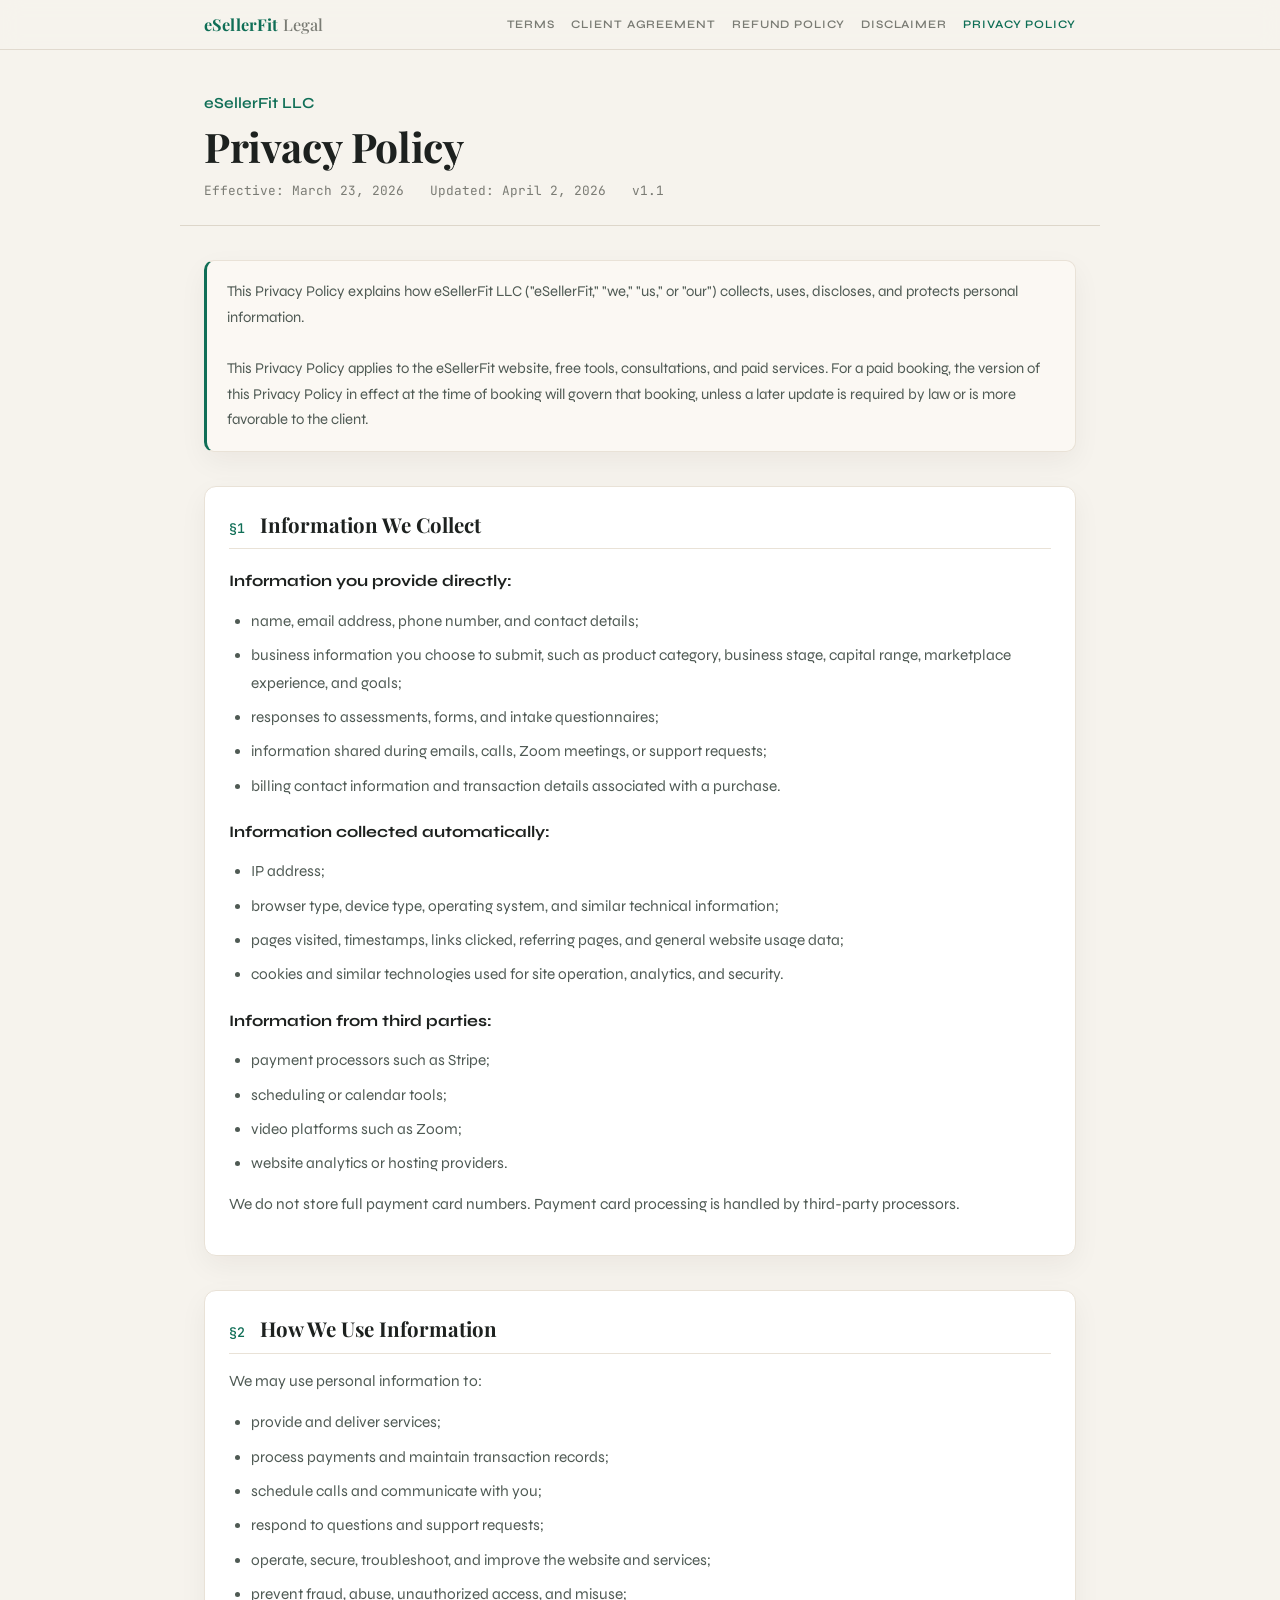
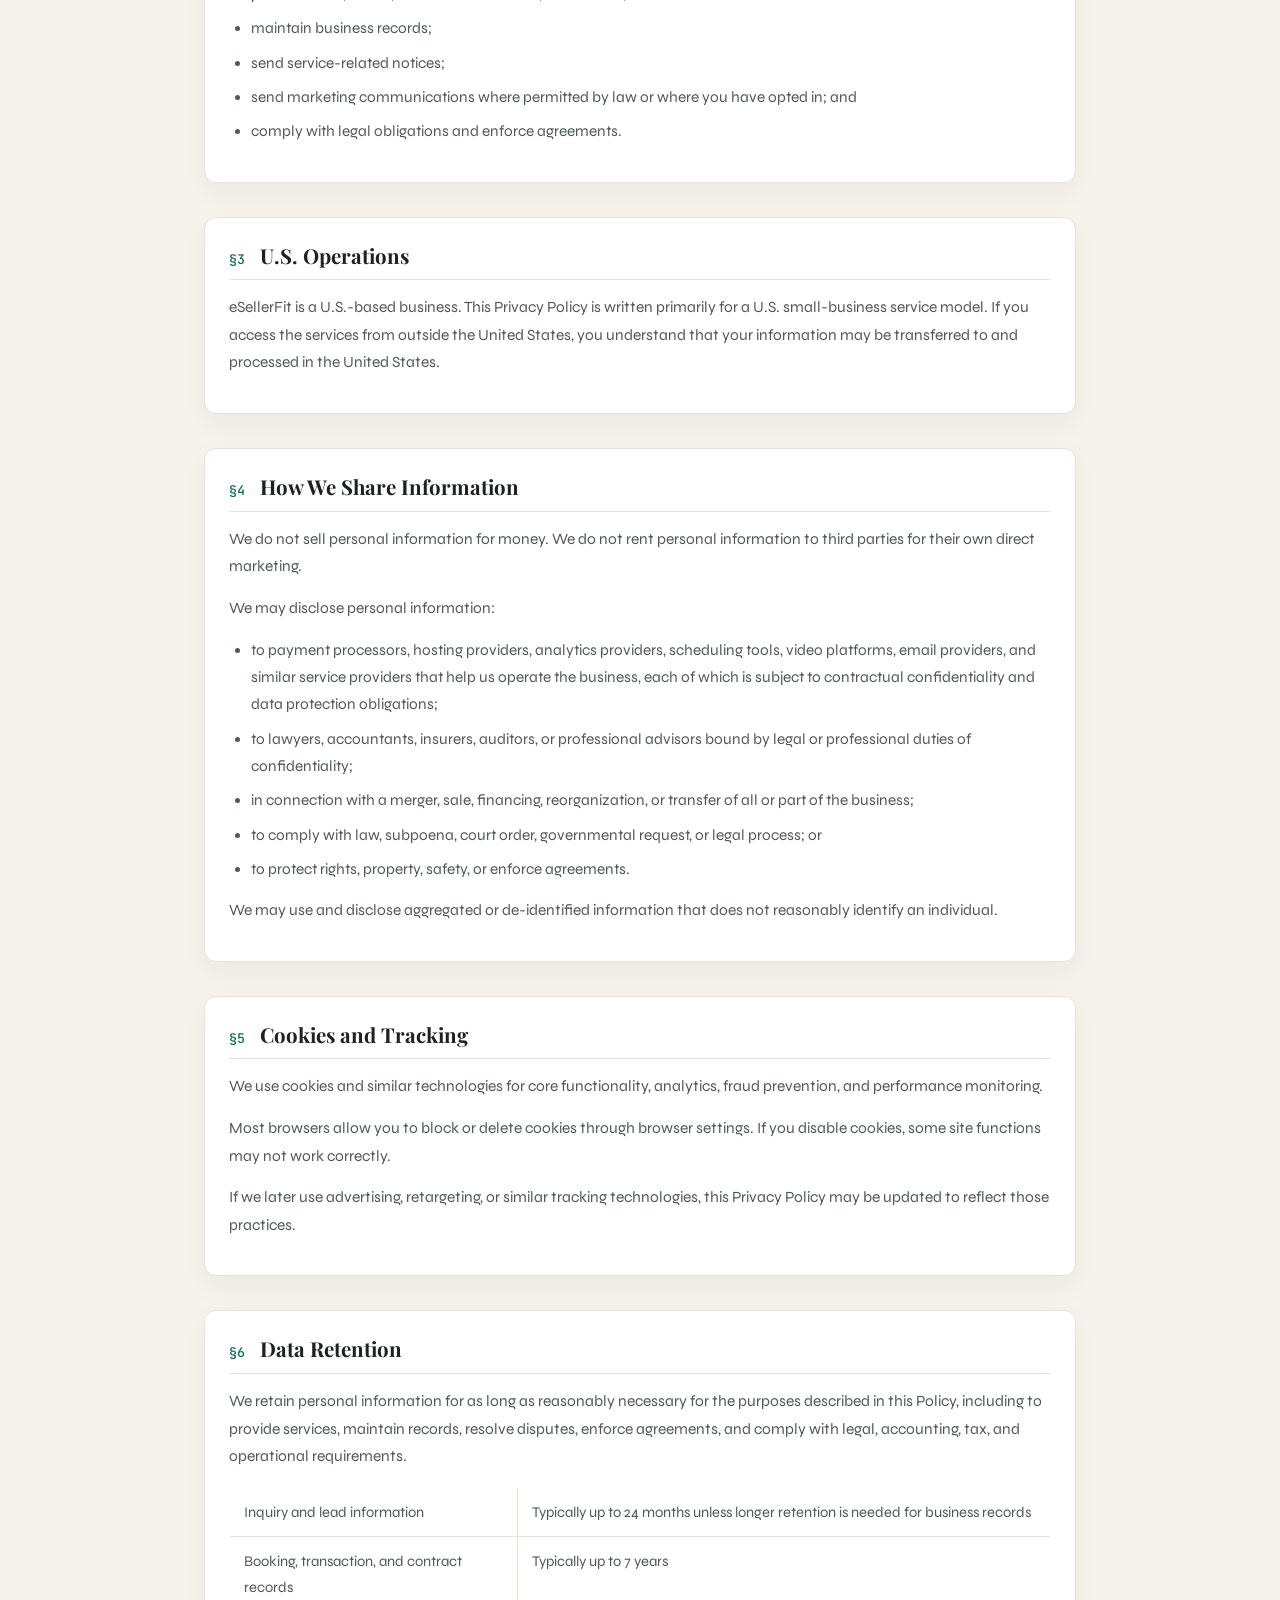
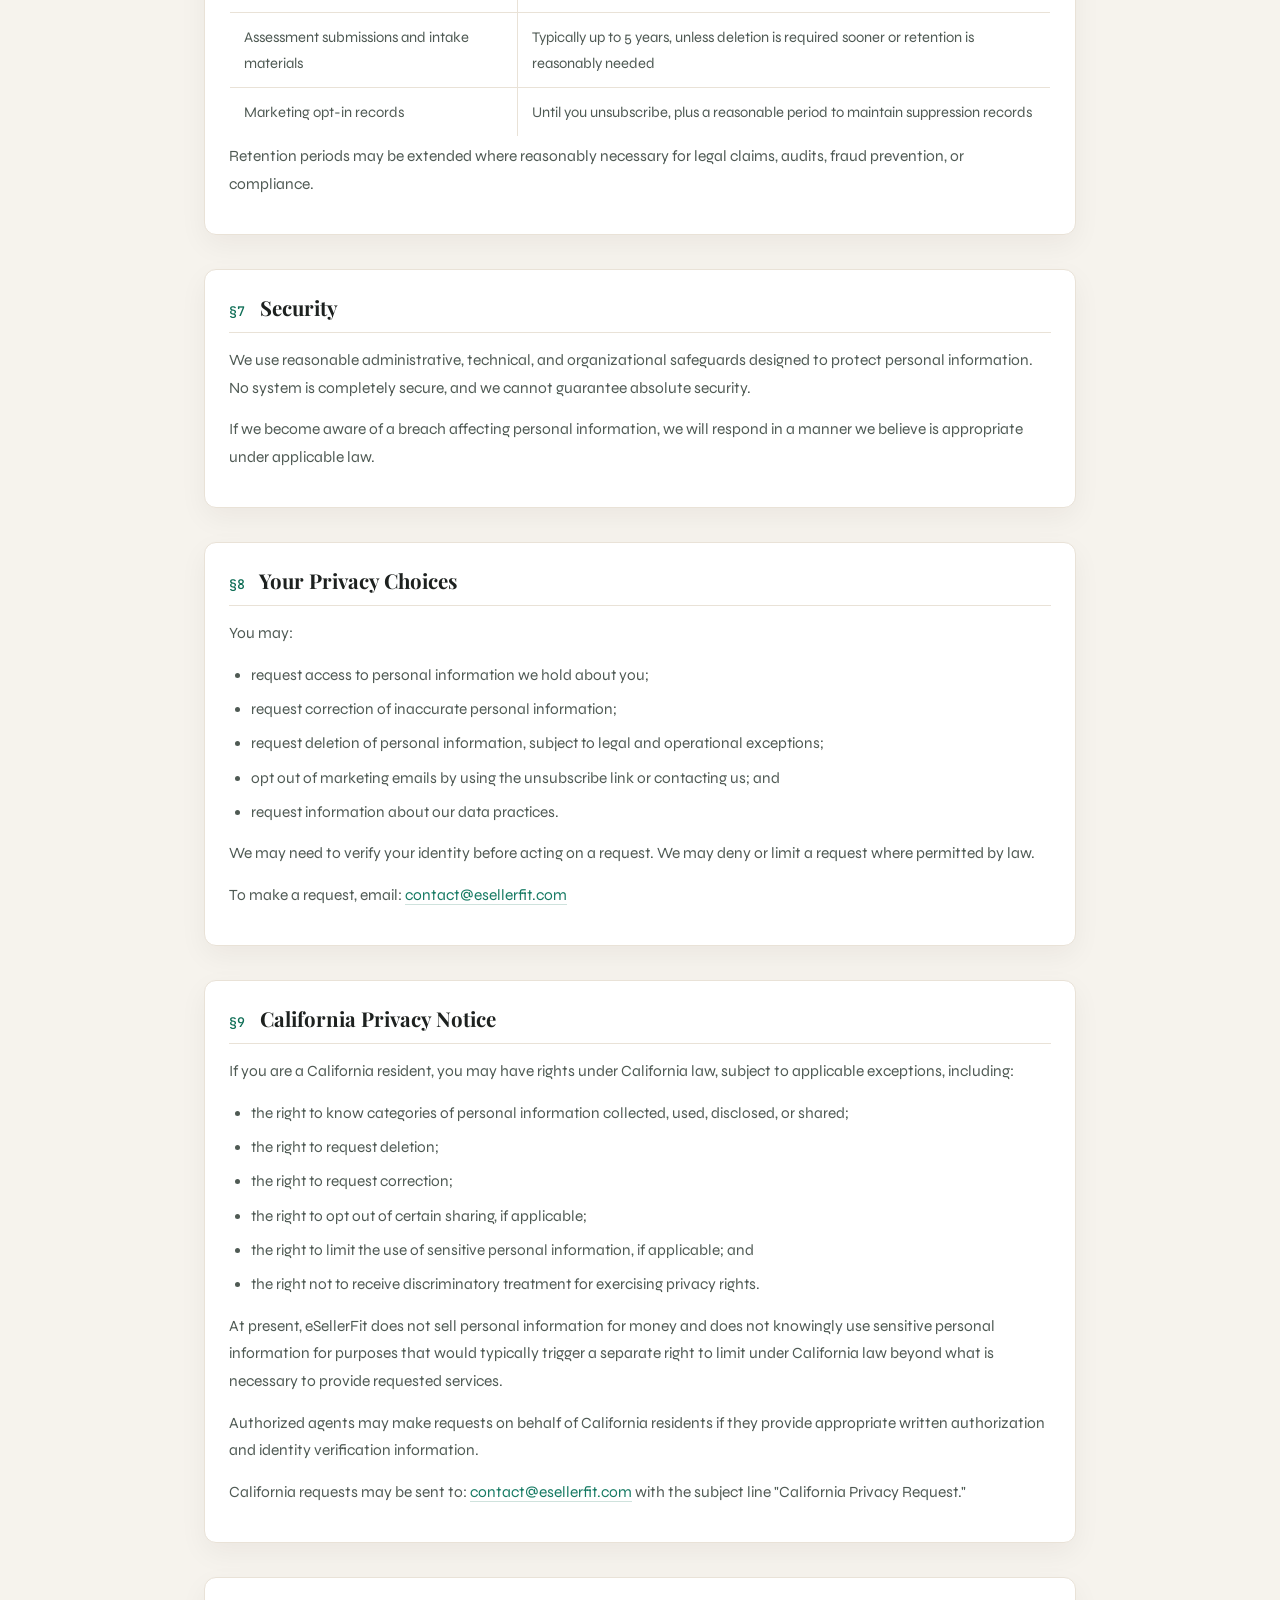
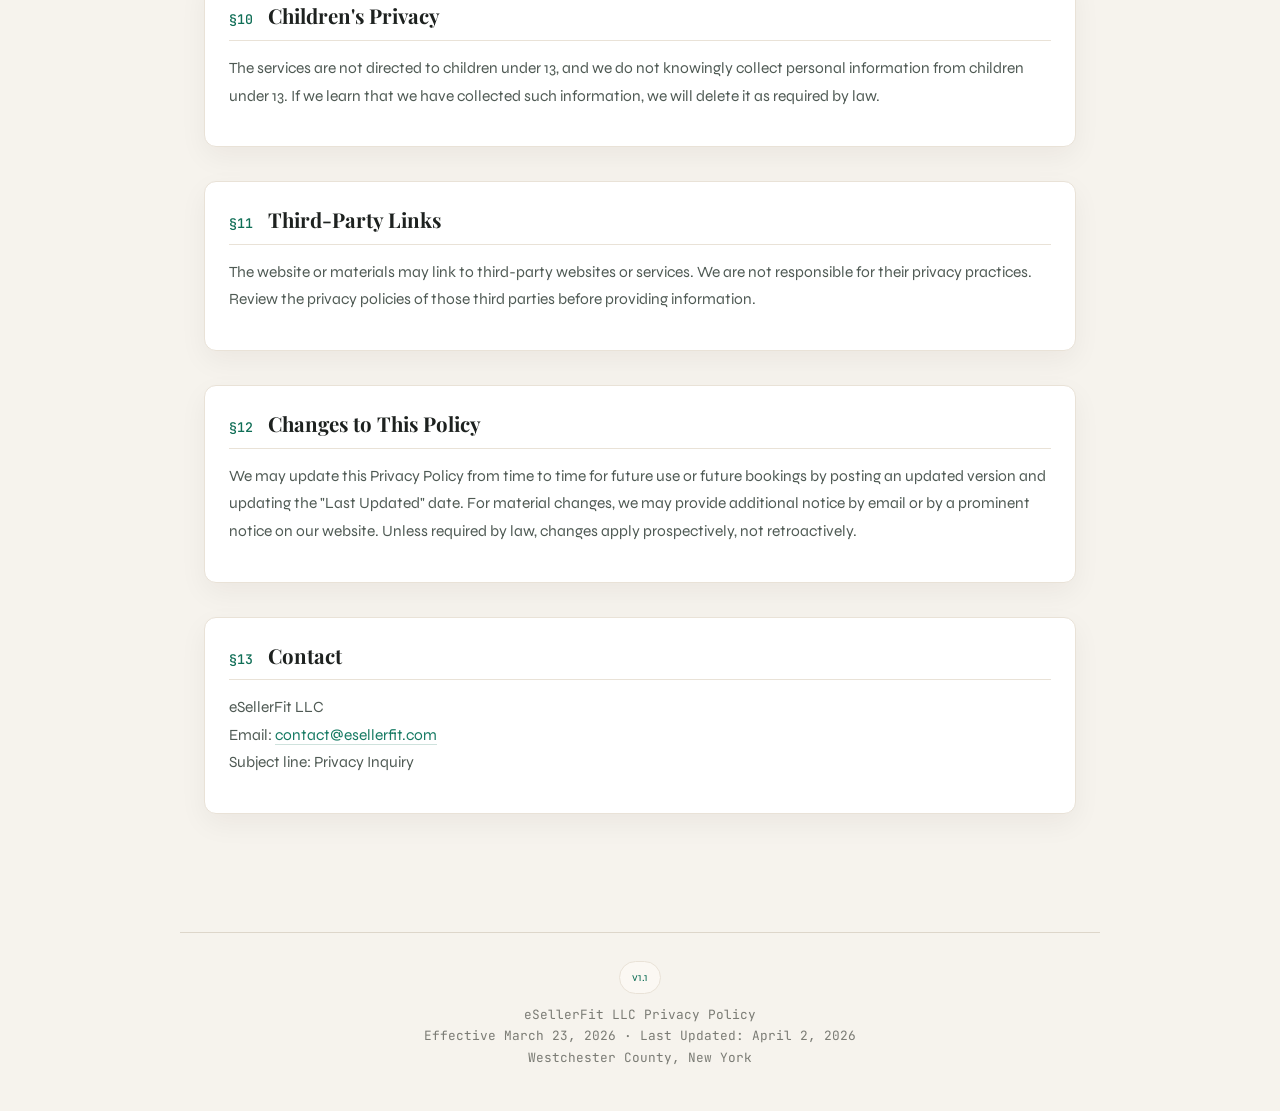
<file: legal/privacy.html>
<!DOCTYPE html>
<html lang="en">
<head>
    <meta charset="UTF-8">
    <meta name="viewport" content="width=device-width, initial-scale=1.0">
    <title>Privacy Policy | eSellerFit</title>
    <meta name="description" content="eSellerFit LLC Privacy Policy. Effective March 23, 2026.">
    <link rel="preconnect" href="https://fonts.googleapis.com">
    <link rel="preconnect" href="https://fonts.gstatic.com" crossorigin>
    <link href="https://fonts.googleapis.com/css2?family=Playfair+Display:wght@500;700&family=Syne:wght@400;500;600&family=JetBrains+Mono:wght@400&display=swap" rel="stylesheet">
    <style>

        *, *::before, *::after { margin: 0; padding: 0; box-sizing: border-box; }

        :root {
            --bg-primary: #f6f3ed;
            --bg-surface: #ffffff;
            --bg-elevated: #fbf8f3;
            --bg-soft: #f1ece4;
            --teal: #0f6e56;
            --teal-light: #167a63;
            --teal-dim: #d8ebe5;
            --text-primary: #1d211f;
            --text-secondary: #4f5a54;
            --text-muted: #7a7b74;
            --border: #ddd6ca;
            --border-light: #e9e2d7;
            --shadow: 0 10px 28px rgba(31, 27, 20, 0.05);
        }

        html { scroll-behavior: smooth; }

        body {
            font-family: 'Syne', sans-serif;
            background: var(--bg-primary);
            color: var(--text-primary);
            line-height: 1.78;
            font-size: 16px;
            -webkit-font-smoothing: antialiased;
            text-rendering: optimizeLegibility;
        }

        .legal-topbar {
            position: sticky;
            top: 0;
            z-index: 100;
            background: rgba(246, 243, 237, 0.92);
            backdrop-filter: blur(10px);
            border-bottom: 1px solid rgba(221, 214, 202, 0.85);
            padding: 10px 0;
        }

        .legal-topbar-inner {
            max-width: 920px;
            margin: 0 auto;
            padding: 0 24px;
            display: flex;
            align-items: center;
            justify-content: space-between;
            gap: 20px;
        }

        .legal-topbar a.brand {
            font-family: 'Playfair Display', serif;
            font-weight: 700;
            font-size: 1.02rem;
            color: var(--teal);
            text-decoration: none;
            letter-spacing: 0.01em;
        }

        .legal-topbar a.brand span {
            color: var(--text-muted);
            font-weight: 500;
        }

        .legal-topbar-links {
            display: flex;
            gap: 16px;
            flex-wrap: wrap;
            justify-content: flex-end;
        }

        .legal-topbar-links a {
            font-size: 0.72rem;
            color: var(--text-muted);
            text-decoration: none;
            text-transform: uppercase;
            letter-spacing: 0.08em;
            font-weight: 600;
            transition: color 0.2s ease;
        }

        .legal-topbar-links a:hover,
        .legal-topbar-links a.active {
            color: var(--teal);
        }

        .legal-hero {
            max-width: 920px;
            margin: 0 auto;
            padding: 40px 24px 24px;
            border-bottom: 1px solid var(--border);
        }

        .legal-hero h1 {
            font-family: 'Playfair Display', serif;
            font-weight: 700;
            font-size: clamp(2rem, 4.2vw, 2.55rem);
            color: var(--text-primary);
            margin-bottom: 10px;
            line-height: 1.15;
            letter-spacing: -0.01em;
        }

        .legal-hero .doc-entity {
            font-size: 0.96rem;
            color: var(--teal);
            font-weight: 600;
            margin-bottom: 6px;
        }

        .legal-hero .doc-meta {
            font-size: 0.8rem;
            color: var(--text-muted);
            font-family: 'JetBrains Mono', monospace;
            line-height: 1.65;
        }

        .legal-hero .doc-meta span {
            margin-right: 18px;
        }

        .legal-content {
            max-width: 920px;
            margin: 0 auto;
            padding: 34px 24px 84px;
        }

        .legal-notice {
            background: var(--bg-elevated);
            border: 1px solid var(--border-light);
            border-left: 3px solid var(--teal);
            border-radius: 10px;
            padding: 18px 20px;
            margin-bottom: 34px;
            font-size: 0.93rem;
            line-height: 1.72;
            color: var(--text-secondary);
            box-shadow: var(--shadow);
        }

        .legal-notice strong {
            color: var(--text-primary);
        }

        .legal-section {
            margin-bottom: 34px;
            background: var(--bg-surface);
            border: 1px solid var(--border-light);
            border-radius: 12px;
            padding: 24px 24px 22px;
            box-shadow: var(--shadow);
        }

        .legal-section h2 {
            font-family: 'Playfair Display', serif;
            font-weight: 700;
            font-size: 1.28rem;
            color: var(--text-primary);
            margin-bottom: 14px;
            padding-bottom: 10px;
            border-bottom: 1px solid var(--border-light);
            line-height: 1.35;
        }

        .legal-section h2 .section-num {
            color: var(--teal);
            font-family: 'JetBrains Mono', monospace;
            font-size: 0.83rem;
            font-weight: 500;
            margin-right: 10px;
        }

        .legal-section h3 {
            font-family: 'Syne', sans-serif;
            font-weight: 700;
            font-size: 1rem;
            color: var(--text-primary);
            margin: 18px 0 10px;
        }

        .legal-section p {
            color: var(--text-secondary);
            margin-bottom: 14px;
            font-size: 0.97rem;
        }

        .legal-section ul,
        .legal-section ol {
            margin: 12px 0 14px 22px;
            color: var(--text-secondary);
            font-size: 0.96rem;
        }

        .legal-section li {
            margin-bottom: 7px;
        }

        .legal-section a {
            color: var(--teal);
            text-decoration: none;
            border-bottom: 1px solid rgba(15, 110, 86, 0.2);
        }

        .legal-section a:hover {
            border-bottom-color: var(--teal);
        }

        .legal-section .precedence-list {
            list-style: none;
            margin-left: 0;
            counter-reset: precedence;
        }

        .legal-section .precedence-list li {
            counter-increment: precedence;
            padding: 10px 12px;
            margin-bottom: 6px;
            background: var(--bg-elevated);
            border: 1px solid var(--border-light);
            border-left: 3px solid var(--teal-dim);
            border-radius: 8px;
            font-size: 0.93rem;
        }

        .legal-section .precedence-list li::before {
            content: counter(precedence) ".";
            font-family: 'JetBrains Mono', monospace;
            color: var(--teal);
            font-weight: 500;
            margin-right: 10px;
            font-size: 0.84rem;
        }

        .legal-section .caps-block {
            text-transform: uppercase;
            font-size: 0.86rem;
            letter-spacing: 0.015em;
            line-height: 1.85;
        }

        .earned-fee-table,
        .retention-table {
            width: 100%;
            border-collapse: collapse;
            margin: 16px 0 6px;
            background: var(--bg-surface);
            border: 1px solid var(--border-light);
            border-radius: 10px;
            overflow: hidden;
        }

        .earned-fee-table td,
        .retention-table td,
        .retention-table th {
            padding: 11px 14px;
            border: 1px solid var(--border-light);
            font-size: 0.92rem;
            color: var(--text-secondary);
            vertical-align: top;
            text-align: left;
        }

        .earned-fee-table td:first-child,
        .retention-table th {
            font-family: 'JetBrains Mono', monospace;
            color: var(--teal);
            font-weight: 500;
            background: var(--bg-elevated);
        }

        .earned-fee-table td:first-child {
            width: 110px;
            text-align: center;
        }

        .retention-table th {
            font-size: 0.8rem;
            text-transform: uppercase;
            letter-spacing: 0.04em;
        }

        .legal-footer {
            max-width: 920px;
            margin: 0 auto;
            padding: 28px 24px 42px;
            border-top: 1px solid var(--border);
            text-align: center;
        }

        .legal-footer p {
            font-size: 0.8rem;
            color: var(--text-muted);
            font-family: 'JetBrains Mono', monospace;
            line-height: 1.7;
        }

        .legal-footer .version-badge {
            display: inline-block;
            background: var(--bg-elevated);
            border: 1px solid var(--border-light);
            border-radius: 999px;
            padding: 5px 12px;
            font-size: 0.72rem;
            color: var(--teal);
            margin-bottom: 10px;
        }

        @media (max-width: 760px) {
            .legal-topbar {
                position: static;
                padding: 12px 0;
            }

            .legal-topbar-inner {
                flex-direction: column;
                align-items: flex-start;
            }

            .legal-topbar-links {
                gap: 10px 14px;
                justify-content: flex-start;
            }

            .legal-topbar-links a {
                font-size: 0.68rem;
            }

            .legal-hero {
                padding: 30px 20px 18px;
            }

            .legal-content {
                padding: 24px 20px 56px;
            }

            .legal-section {
                padding: 20px 18px 18px;
                margin-bottom: 24px;
            }

            .legal-hero .doc-meta span {
                display: block;
                margin-right: 0;
                margin-bottom: 2px;
            }

            .earned-fee-table td,
            .retention-table td,
            .retention-table th {
                padding: 10px 10px;
                font-size: 0.86rem;
            }
        }

    </style>
</head>
<body>

    <nav class="legal-topbar">
        <div class="legal-topbar-inner">
            <a href="/" class="brand">eSellerFit <span>Legal</span></a>
            <div class="legal-topbar-links">
                <a href="terms.html">Terms</a>
                <a href="client-agreement.html">Client Agreement</a>
                <a href="refund-policy.html">Refund Policy</a>
                <a href="disclaimer.html">Disclaimer</a>
                <a href="privacy.html" class="active">Privacy Policy</a>
            </div>
        </div>
    </nav>

    <header class="legal-hero">
        <div class="doc-entity">eSellerFit LLC</div>
        <h1>Privacy Policy</h1>
        <div class="doc-meta">
            <span>Effective: March 23, 2026</span>
            <span>Updated: April 2, 2026</span>
            <span>v1.1</span>
        </div>
    </header>

    <main class="legal-content">

        <div class="legal-notice">
            This Privacy Policy explains how eSellerFit LLC ("eSellerFit," "we," "us," or "our") collects, uses, discloses, and protects personal information.<br><br>
            This Privacy Policy applies to the eSellerFit website, free tools, consultations, and paid services. For a paid booking, the version of this Privacy Policy in effect at the time of booking will govern that booking, unless a later update is required by law or is more favorable to the client.
        </div>

        <section class="legal-section">
            <h2><span class="section-num">§1</span> Information We Collect</h2>
            <h3>Information you provide directly:</h3>
            <ul>
                <li>name, email address, phone number, and contact details;</li>
                <li>business information you choose to submit, such as product category, business stage, capital range, marketplace experience, and goals;</li>
                <li>responses to assessments, forms, and intake questionnaires;</li>
                <li>information shared during emails, calls, Zoom meetings, or support requests;</li>
                <li>billing contact information and transaction details associated with a purchase.</li>
            </ul>
            <h3>Information collected automatically:</h3>
            <ul>
                <li>IP address;</li>
                <li>browser type, device type, operating system, and similar technical information;</li>
                <li>pages visited, timestamps, links clicked, referring pages, and general website usage data;</li>
                <li>cookies and similar technologies used for site operation, analytics, and security.</li>
            </ul>
            <h3>Information from third parties:</h3>
            <ul>
                <li>payment processors such as Stripe;</li>
                <li>scheduling or calendar tools;</li>
                <li>video platforms such as Zoom;</li>
                <li>website analytics or hosting providers.</li>
            </ul>
            <p>We do not store full payment card numbers. Payment card processing is handled by third-party processors.</p>
        </section>

        <section class="legal-section">
            <h2><span class="section-num">§2</span> How We Use Information</h2>
            <p>We may use personal information to:</p>
            <ul>
                <li>provide and deliver services;</li>
                <li>process payments and maintain transaction records;</li>
                <li>schedule calls and communicate with you;</li>
                <li>respond to questions and support requests;</li>
                <li>operate, secure, troubleshoot, and improve the website and services;</li>
                <li>prevent fraud, abuse, unauthorized access, and misuse;</li>
                <li>maintain business records;</li>
                <li>send service-related notices;</li>
                <li>send marketing communications where permitted by law or where you have opted in; and</li>
                <li>comply with legal obligations and enforce agreements.</li>
            </ul>
        </section>

        <section class="legal-section">
            <h2><span class="section-num">§3</span> U.S. Operations</h2>
            <p>eSellerFit is a U.S.-based business. This Privacy Policy is written primarily for a U.S. small-business service model. If you access the services from outside the United States, you understand that your information may be transferred to and processed in the United States.</p>
        </section>

        <section class="legal-section">
            <h2><span class="section-num">§4</span> How We Share Information</h2>
            <p>We do not sell personal information for money. We do not rent personal information to third parties for their own direct marketing.</p>
            <p>We may disclose personal information:</p>
            <ul>
                <li>to payment processors, hosting providers, analytics providers, scheduling tools, video platforms, email providers, and similar service providers that help us operate the business, each of which is subject to contractual confidentiality and data protection obligations;</li>
                <li>to lawyers, accountants, insurers, auditors, or professional advisors bound by legal or professional duties of confidentiality;</li>
                <li>in connection with a merger, sale, financing, reorganization, or transfer of all or part of the business;</li>
                <li>to comply with law, subpoena, court order, governmental request, or legal process; or</li>
                <li>to protect rights, property, safety, or enforce agreements.</li>
            </ul>
            <p>We may use and disclose aggregated or de-identified information that does not reasonably identify an individual.</p>
        </section>

        <section class="legal-section">
            <h2><span class="section-num">§5</span> Cookies and Tracking</h2>
            <p>We use cookies and similar technologies for core functionality, analytics, fraud prevention, and performance monitoring.</p>
            <p>Most browsers allow you to block or delete cookies through browser settings. If you disable cookies, some site functions may not work correctly.</p>
            <p>If we later use advertising, retargeting, or similar tracking technologies, this Privacy Policy may be updated to reflect those practices.</p>
        </section>

        <section class="legal-section">
            <h2><span class="section-num">§6</span> Data Retention</h2>
            <p>We retain personal information for as long as reasonably necessary for the purposes described in this Policy, including to provide services, maintain records, resolve disputes, enforce agreements, and comply with legal, accounting, tax, and operational requirements.</p>
            <table class="retention-table">
                <tr><td>Inquiry and lead information</td><td>Typically up to 24 months unless longer retention is needed for business records</td></tr>
                <tr><td>Booking, transaction, and contract records</td><td>Typically up to 7 years</td></tr>
                <tr><td>Assessment submissions and intake materials</td><td>Typically up to 5 years, unless deletion is required sooner or retention is reasonably needed</td></tr>
                <tr><td>Marketing opt-in records</td><td>Until you unsubscribe, plus a reasonable period to maintain suppression records</td></tr>
            </table>
            <p>Retention periods may be extended where reasonably necessary for legal claims, audits, fraud prevention, or compliance.</p>
        </section>

        <section class="legal-section">
            <h2><span class="section-num">§7</span> Security</h2>
            <p>We use reasonable administrative, technical, and organizational safeguards designed to protect personal information. No system is completely secure, and we cannot guarantee absolute security.</p>
            <p>If we become aware of a breach affecting personal information, we will respond in a manner we believe is appropriate under applicable law.</p>
        </section>

        <section class="legal-section">
            <h2><span class="section-num">§8</span> Your Privacy Choices</h2>
            <p>You may:</p>
            <ul>
                <li>request access to personal information we hold about you;</li>
                <li>request correction of inaccurate personal information;</li>
                <li>request deletion of personal information, subject to legal and operational exceptions;</li>
                <li>opt out of marketing emails by using the unsubscribe link or contacting us; and</li>
                <li>request information about our data practices.</li>
            </ul>
            <p>We may need to verify your identity before acting on a request. We may deny or limit a request where permitted by law.</p>
            <p>To make a request, email: <a href="mailto:contact@esellerfit.com" style="color: var(--teal-light); text-decoration: none;">contact@esellerfit.com</a></p>
        </section>

        <section class="legal-section">
            <h2><span class="section-num">§9</span> California Privacy Notice</h2>
            <p>If you are a California resident, you may have rights under California law, subject to applicable exceptions, including:</p>
            <ul>
                <li>the right to know categories of personal information collected, used, disclosed, or shared;</li>
                <li>the right to request deletion;</li>
                <li>the right to request correction;</li>
                <li>the right to opt out of certain sharing, if applicable;</li>
                <li>the right to limit the use of sensitive personal information, if applicable; and</li>
                <li>the right not to receive discriminatory treatment for exercising privacy rights.</li>
            </ul>
            <p>At present, eSellerFit does not sell personal information for money and does not knowingly use sensitive personal information for purposes that would typically trigger a separate right to limit under California law beyond what is necessary to provide requested services.</p>
            <p>Authorized agents may make requests on behalf of California residents if they provide appropriate written authorization and identity verification information.</p>
            <p>California requests may be sent to: <a href="mailto:contact@esellerfit.com" style="color: var(--teal-light); text-decoration: none;">contact@esellerfit.com</a> with the subject line "California Privacy Request."</p>
        </section>

        <section class="legal-section">
            <h2><span class="section-num">§10</span> Children's Privacy</h2>
            <p>The services are not directed to children under 13, and we do not knowingly collect personal information from children under 13. If we learn that we have collected such information, we will delete it as required by law.</p>
        </section>

        <section class="legal-section">
            <h2><span class="section-num">§11</span> Third-Party Links</h2>
            <p>The website or materials may link to third-party websites or services. We are not responsible for their privacy practices. Review the privacy policies of those third parties before providing information.</p>
        </section>

        <section class="legal-section">
            <h2><span class="section-num">§12</span> Changes to This Policy</h2>
            <p>We may update this Privacy Policy from time to time for future use or future bookings by posting an updated version and updating the "Last Updated" date. For material changes, we may provide additional notice by email or by a prominent notice on our website. Unless required by law, changes apply prospectively, not retroactively.</p>
        </section>

        <section class="legal-section">
            <h2><span class="section-num">§13</span> Contact</h2>
            <p>eSellerFit LLC<br>
            Email: <a href="mailto:contact@esellerfit.com" style="color: var(--teal-light); text-decoration: none;">contact@esellerfit.com</a><br>
            Subject line: Privacy Inquiry</p>
        </section>

    </main>

    <footer class="legal-footer">
        <span class="version-badge">v1.1</span>
        <p>eSellerFit LLC Privacy Policy<br>
        Effective March 23, 2026 &middot; Last Updated: April 2, 2026<br>
        Westchester County, New York</p>
    </footer>

</body>
</html>
</file>
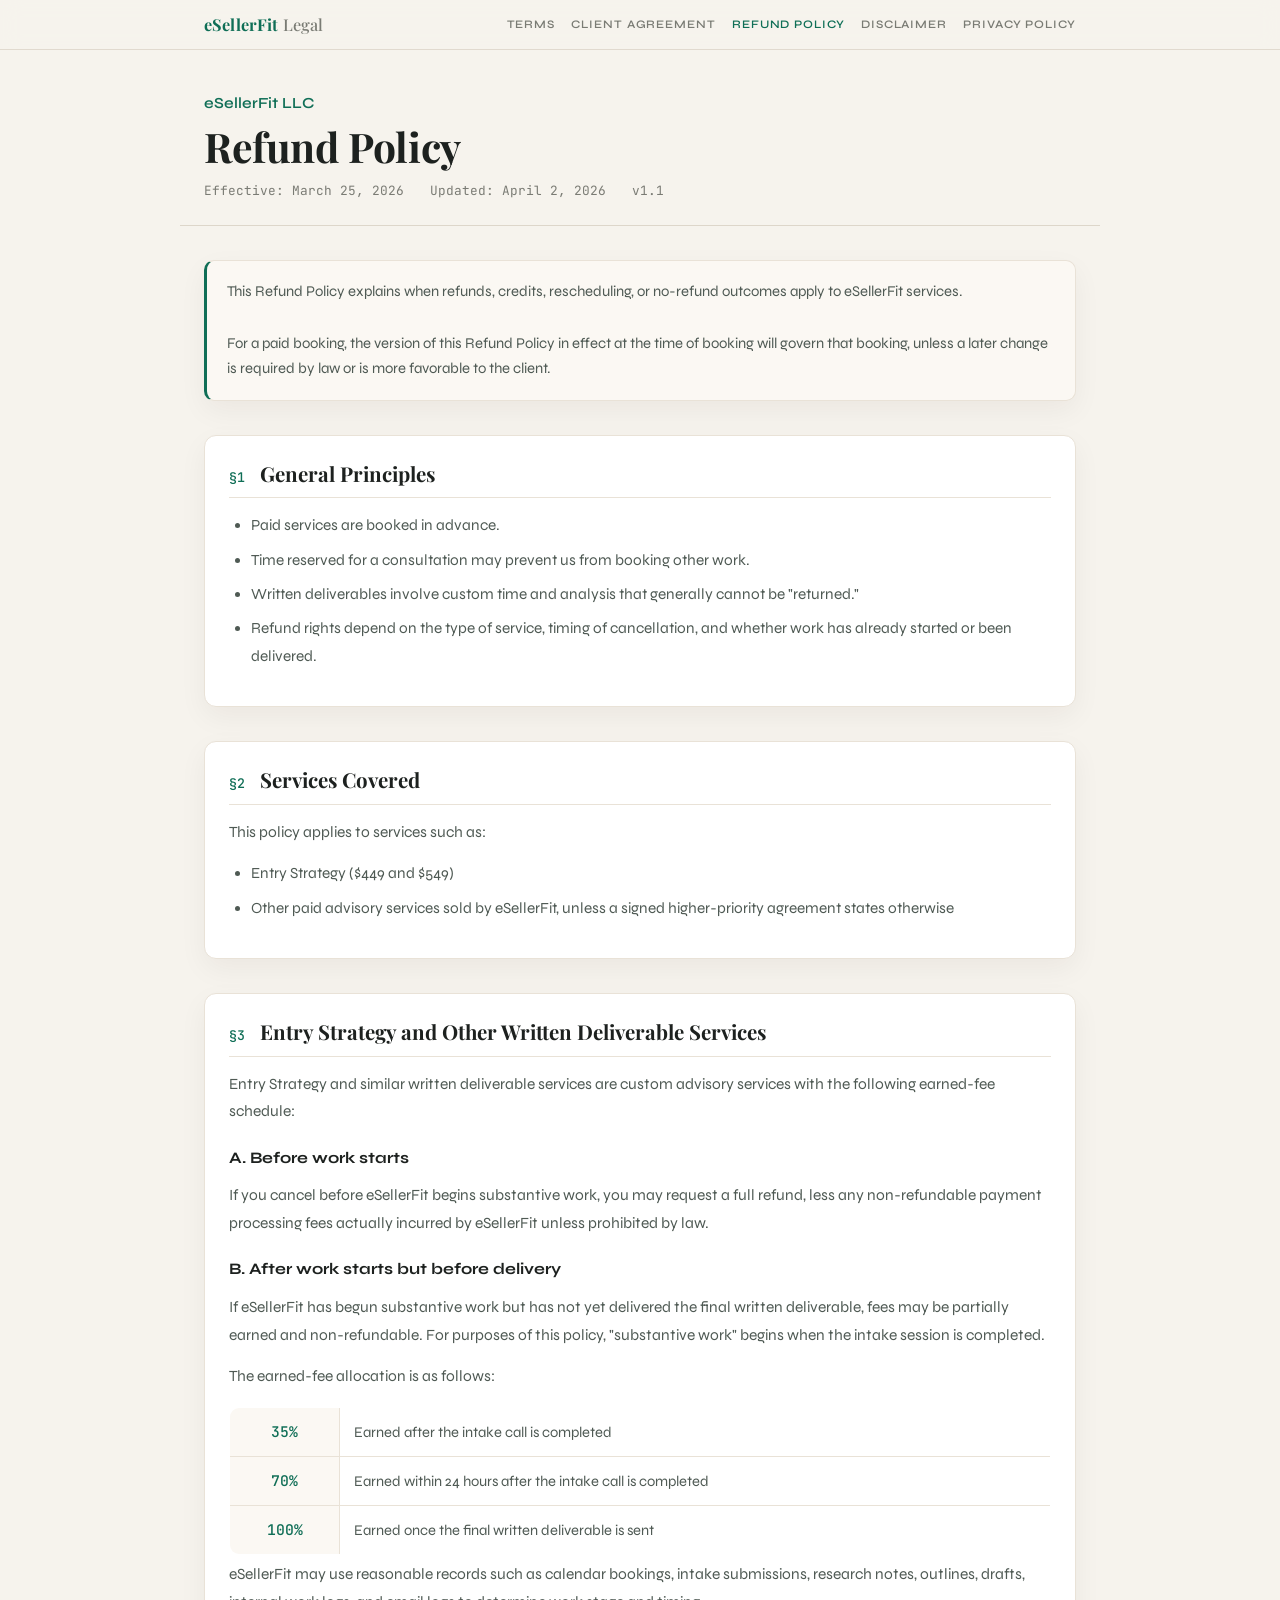
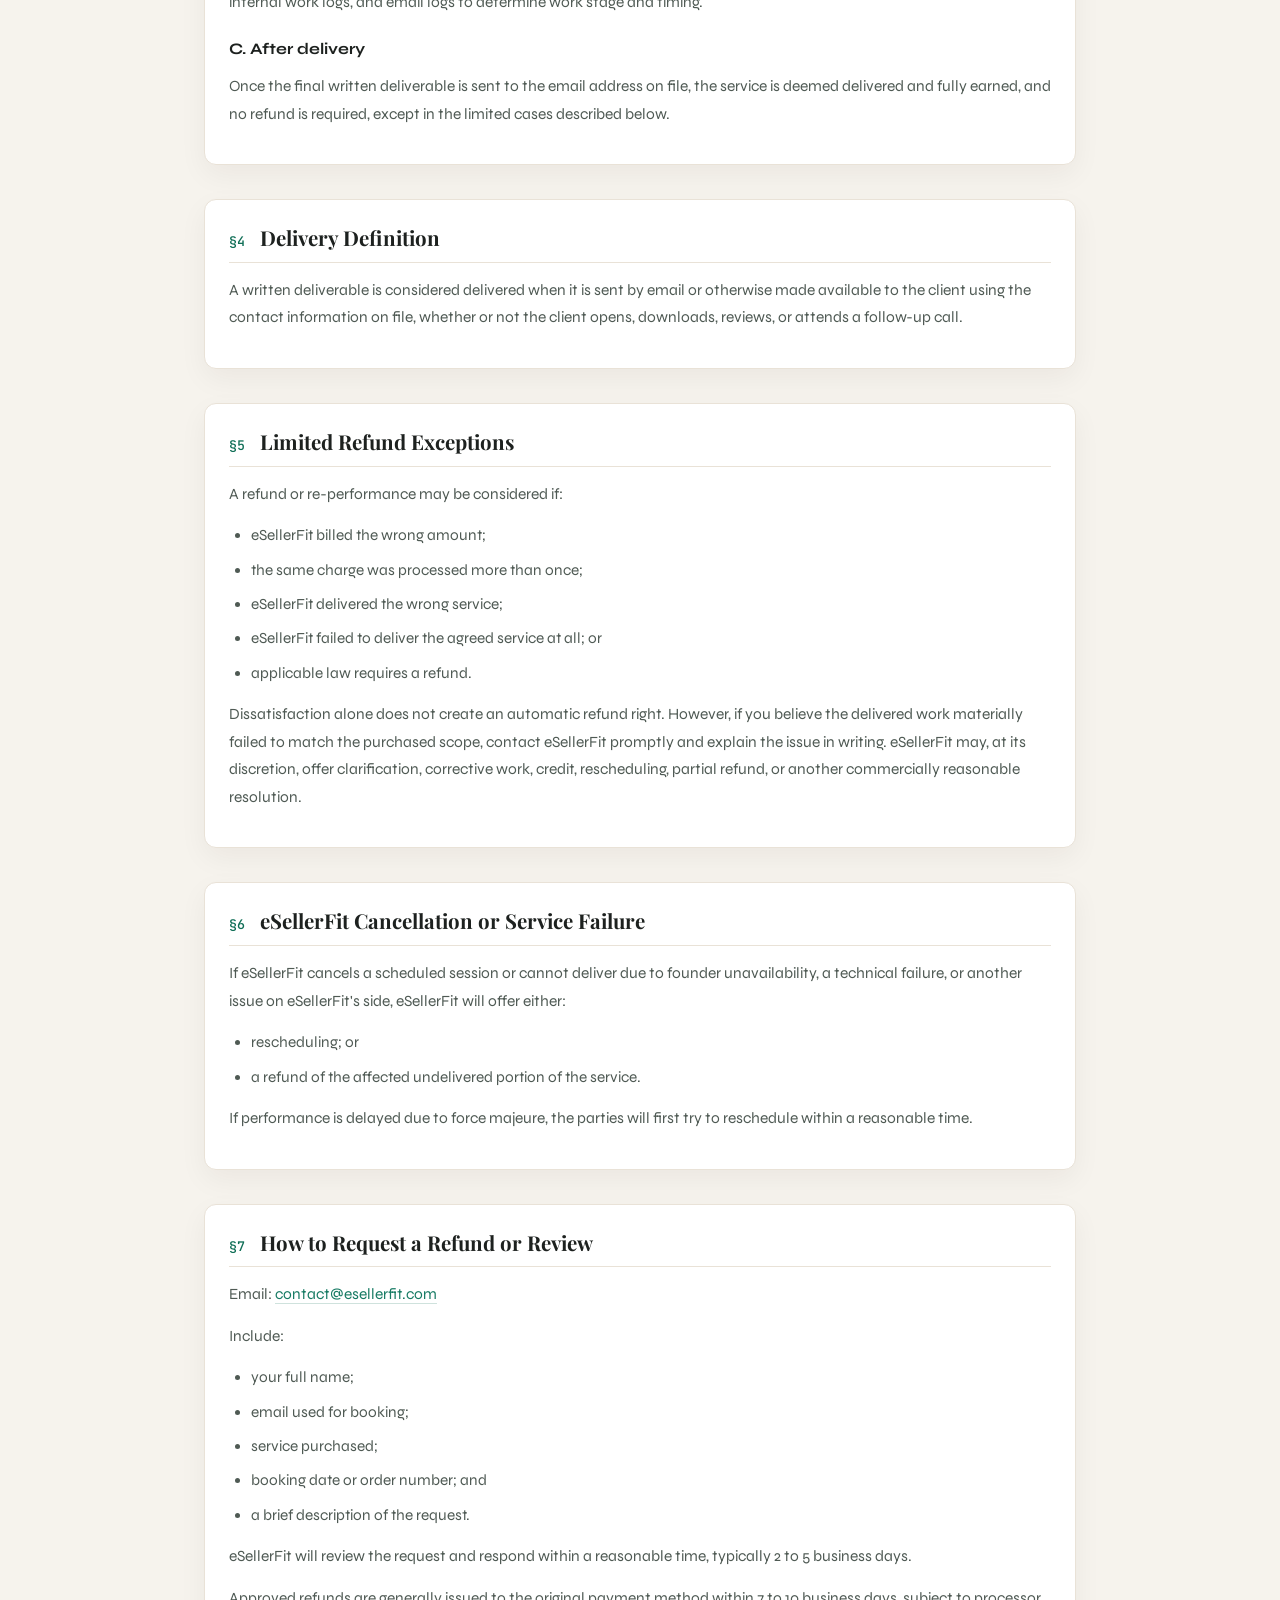
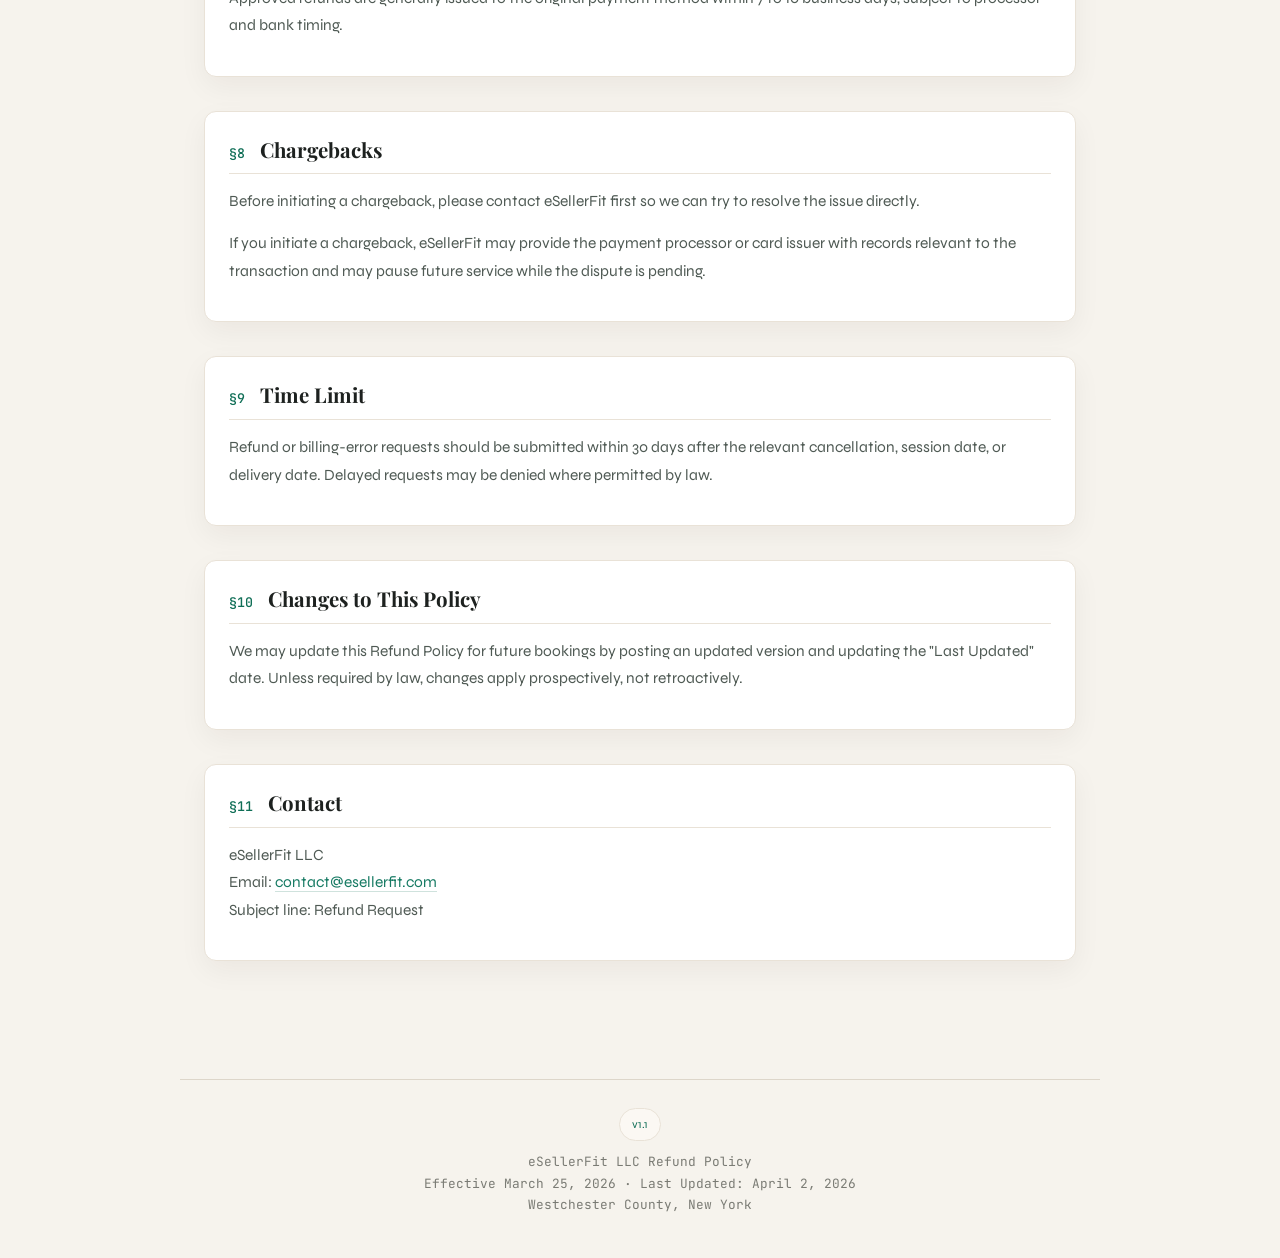
<file: legal/refund-policy.html>
<!DOCTYPE html>
<html lang="en">
<head>
    <meta charset="UTF-8">
    <meta name="viewport" content="width=device-width, initial-scale=1.0">
    <title>Refund Policy | eSellerFit</title>
    <meta name="description" content="eSellerFit LLC Refund Policy. Effective March 25, 2026.">
    <link rel="preconnect" href="https://fonts.googleapis.com">
    <link rel="preconnect" href="https://fonts.gstatic.com" crossorigin>
    <link href="https://fonts.googleapis.com/css2?family=Playfair+Display:wght@500;700&family=Syne:wght@400;500;600&family=JetBrains+Mono:wght@400&display=swap" rel="stylesheet">
    <style>

        *, *::before, *::after { margin: 0; padding: 0; box-sizing: border-box; }

        :root {
            --bg-primary: #f6f3ed;
            --bg-surface: #ffffff;
            --bg-elevated: #fbf8f3;
            --bg-soft: #f1ece4;
            --teal: #0f6e56;
            --teal-light: #167a63;
            --teal-dim: #d8ebe5;
            --text-primary: #1d211f;
            --text-secondary: #4f5a54;
            --text-muted: #7a7b74;
            --border: #ddd6ca;
            --border-light: #e9e2d7;
            --shadow: 0 10px 28px rgba(31, 27, 20, 0.05);
        }

        html { scroll-behavior: smooth; }

        body {
            font-family: 'Syne', sans-serif;
            background: var(--bg-primary);
            color: var(--text-primary);
            line-height: 1.78;
            font-size: 16px;
            -webkit-font-smoothing: antialiased;
            text-rendering: optimizeLegibility;
        }

        .legal-topbar {
            position: sticky;
            top: 0;
            z-index: 100;
            background: rgba(246, 243, 237, 0.92);
            backdrop-filter: blur(10px);
            border-bottom: 1px solid rgba(221, 214, 202, 0.85);
            padding: 10px 0;
        }

        .legal-topbar-inner {
            max-width: 920px;
            margin: 0 auto;
            padding: 0 24px;
            display: flex;
            align-items: center;
            justify-content: space-between;
            gap: 20px;
        }

        .legal-topbar a.brand {
            font-family: 'Playfair Display', serif;
            font-weight: 700;
            font-size: 1.02rem;
            color: var(--teal);
            text-decoration: none;
            letter-spacing: 0.01em;
        }

        .legal-topbar a.brand span {
            color: var(--text-muted);
            font-weight: 500;
        }

        .legal-topbar-links {
            display: flex;
            gap: 16px;
            flex-wrap: wrap;
            justify-content: flex-end;
        }

        .legal-topbar-links a {
            font-size: 0.72rem;
            color: var(--text-muted);
            text-decoration: none;
            text-transform: uppercase;
            letter-spacing: 0.08em;
            font-weight: 600;
            transition: color 0.2s ease;
        }

        .legal-topbar-links a:hover,
        .legal-topbar-links a.active {
            color: var(--teal);
        }

        .legal-hero {
            max-width: 920px;
            margin: 0 auto;
            padding: 40px 24px 24px;
            border-bottom: 1px solid var(--border);
        }

        .legal-hero h1 {
            font-family: 'Playfair Display', serif;
            font-weight: 700;
            font-size: clamp(2rem, 4.2vw, 2.55rem);
            color: var(--text-primary);
            margin-bottom: 10px;
            line-height: 1.15;
            letter-spacing: -0.01em;
        }

        .legal-hero .doc-entity {
            font-size: 0.96rem;
            color: var(--teal);
            font-weight: 600;
            margin-bottom: 6px;
        }

        .legal-hero .doc-meta {
            font-size: 0.8rem;
            color: var(--text-muted);
            font-family: 'JetBrains Mono', monospace;
            line-height: 1.65;
        }

        .legal-hero .doc-meta span {
            margin-right: 18px;
        }

        .legal-content {
            max-width: 920px;
            margin: 0 auto;
            padding: 34px 24px 84px;
        }

        .legal-notice {
            background: var(--bg-elevated);
            border: 1px solid var(--border-light);
            border-left: 3px solid var(--teal);
            border-radius: 10px;
            padding: 18px 20px;
            margin-bottom: 34px;
            font-size: 0.93rem;
            line-height: 1.72;
            color: var(--text-secondary);
            box-shadow: var(--shadow);
        }

        .legal-notice strong {
            color: var(--text-primary);
        }

        .legal-section {
            margin-bottom: 34px;
            background: var(--bg-surface);
            border: 1px solid var(--border-light);
            border-radius: 12px;
            padding: 24px 24px 22px;
            box-shadow: var(--shadow);
        }

        .legal-section h2 {
            font-family: 'Playfair Display', serif;
            font-weight: 700;
            font-size: 1.28rem;
            color: var(--text-primary);
            margin-bottom: 14px;
            padding-bottom: 10px;
            border-bottom: 1px solid var(--border-light);
            line-height: 1.35;
        }

        .legal-section h2 .section-num {
            color: var(--teal);
            font-family: 'JetBrains Mono', monospace;
            font-size: 0.83rem;
            font-weight: 500;
            margin-right: 10px;
        }

        .legal-section h3 {
            font-family: 'Syne', sans-serif;
            font-weight: 700;
            font-size: 1rem;
            color: var(--text-primary);
            margin: 18px 0 10px;
        }

        .legal-section p {
            color: var(--text-secondary);
            margin-bottom: 14px;
            font-size: 0.97rem;
        }

        .legal-section ul,
        .legal-section ol {
            margin: 12px 0 14px 22px;
            color: var(--text-secondary);
            font-size: 0.96rem;
        }

        .legal-section li {
            margin-bottom: 7px;
        }

        .legal-section a {
            color: var(--teal);
            text-decoration: none;
            border-bottom: 1px solid rgba(15, 110, 86, 0.2);
        }

        .legal-section a:hover {
            border-bottom-color: var(--teal);
        }

        .legal-section .precedence-list {
            list-style: none;
            margin-left: 0;
            counter-reset: precedence;
        }

        .legal-section .precedence-list li {
            counter-increment: precedence;
            padding: 10px 12px;
            margin-bottom: 6px;
            background: var(--bg-elevated);
            border: 1px solid var(--border-light);
            border-left: 3px solid var(--teal-dim);
            border-radius: 8px;
            font-size: 0.93rem;
        }

        .legal-section .precedence-list li::before {
            content: counter(precedence) ".";
            font-family: 'JetBrains Mono', monospace;
            color: var(--teal);
            font-weight: 500;
            margin-right: 10px;
            font-size: 0.84rem;
        }

        .legal-section .caps-block {
            text-transform: uppercase;
            font-size: 0.86rem;
            letter-spacing: 0.015em;
            line-height: 1.85;
        }

        .earned-fee-table,
        .retention-table {
            width: 100%;
            border-collapse: collapse;
            margin: 16px 0 6px;
            background: var(--bg-surface);
            border: 1px solid var(--border-light);
            border-radius: 10px;
            overflow: hidden;
        }

        .earned-fee-table td,
        .retention-table td,
        .retention-table th {
            padding: 11px 14px;
            border: 1px solid var(--border-light);
            font-size: 0.92rem;
            color: var(--text-secondary);
            vertical-align: top;
            text-align: left;
        }

        .earned-fee-table td:first-child,
        .retention-table th {
            font-family: 'JetBrains Mono', monospace;
            color: var(--teal);
            font-weight: 500;
            background: var(--bg-elevated);
        }

        .earned-fee-table td:first-child {
            width: 110px;
            text-align: center;
        }

        .retention-table th {
            font-size: 0.8rem;
            text-transform: uppercase;
            letter-spacing: 0.04em;
        }

        .legal-footer {
            max-width: 920px;
            margin: 0 auto;
            padding: 28px 24px 42px;
            border-top: 1px solid var(--border);
            text-align: center;
        }

        .legal-footer p {
            font-size: 0.8rem;
            color: var(--text-muted);
            font-family: 'JetBrains Mono', monospace;
            line-height: 1.7;
        }

        .legal-footer .version-badge {
            display: inline-block;
            background: var(--bg-elevated);
            border: 1px solid var(--border-light);
            border-radius: 999px;
            padding: 5px 12px;
            font-size: 0.72rem;
            color: var(--teal);
            margin-bottom: 10px;
        }

        @media (max-width: 760px) {
            .legal-topbar {
                position: static;
                padding: 12px 0;
            }

            .legal-topbar-inner {
                flex-direction: column;
                align-items: flex-start;
            }

            .legal-topbar-links {
                gap: 10px 14px;
                justify-content: flex-start;
            }

            .legal-topbar-links a {
                font-size: 0.68rem;
            }

            .legal-hero {
                padding: 30px 20px 18px;
            }

            .legal-content {
                padding: 24px 20px 56px;
            }

            .legal-section {
                padding: 20px 18px 18px;
                margin-bottom: 24px;
            }

            .legal-hero .doc-meta span {
                display: block;
                margin-right: 0;
                margin-bottom: 2px;
            }

            .earned-fee-table td,
            .retention-table td,
            .retention-table th {
                padding: 10px 10px;
                font-size: 0.86rem;
            }
        }

    </style>
</head>
<body>

    <nav class="legal-topbar">
        <div class="legal-topbar-inner">
            <a href="/" class="brand">eSellerFit <span>Legal</span></a>
            <div class="legal-topbar-links">
                <a href="terms.html">Terms</a>
                <a href="client-agreement.html">Client Agreement</a>
                <a href="refund-policy.html" class="active">Refund Policy</a>
                <a href="disclaimer.html">Disclaimer</a>
                <a href="privacy-policy.html">Privacy Policy</a>
            </div>
        </div>
    </nav>

    <header class="legal-hero">
        <div class="doc-entity">eSellerFit LLC</div>
        <h1>Refund Policy</h1>
        <div class="doc-meta">
            <span>Effective: March 25, 2026</span>
            <span>Updated: April 2, 2026</span>
            <span>v1.1</span>
        </div>
    </header>

    <main class="legal-content">

        <div class="legal-notice">
            This Refund Policy explains when refunds, credits, rescheduling, or no-refund outcomes apply to eSellerFit services.<br><br>
            For a paid booking, the version of this Refund Policy in effect at the time of booking will govern that booking, unless a later change is required by law or is more favorable to the client.
        </div>

        <section class="legal-section">
            <h2><span class="section-num">§1</span> General Principles</h2>
            <ul>
                <li>Paid services are booked in advance.</li>
                <li>Time reserved for a consultation may prevent us from booking other work.</li>
                <li>Written deliverables involve custom time and analysis that generally cannot be "returned."</li>
                <li>Refund rights depend on the type of service, timing of cancellation, and whether work has already started or been delivered.</li>
            </ul>
        </section>

        <section class="legal-section">
            <h2><span class="section-num">§2</span> Services Covered</h2>
            <p>This policy applies to services such as:</p>
            <ul>
                <li>Entry Strategy ($449 and $549)</li>
                <li>Other paid advisory services sold by eSellerFit, unless a signed higher-priority agreement states otherwise</li>
            </ul>
        </section>

        <section class="legal-section">
            <h2><span class="section-num">§3</span> Entry Strategy and Other Written Deliverable Services</h2>
            <p>Entry Strategy and similar written deliverable services are custom advisory services with the following earned-fee schedule:</p>

            <h3>A. Before work starts</h3>
            <p>If you cancel before eSellerFit begins substantive work, you may request a full refund, less any non-refundable payment processing fees actually incurred by eSellerFit unless prohibited by law.</p>

            <h3>B. After work starts but before delivery</h3>
            <p>If eSellerFit has begun substantive work but has not yet delivered the final written deliverable, fees may be partially earned and non-refundable. For purposes of this policy, "substantive work" begins when the intake session is completed.</p>
            <p>The earned-fee allocation is as follows:</p>
            <table class="earned-fee-table">
                <tr><td>35%</td><td>Earned after the intake call is completed</td></tr>
                <tr><td>70%</td><td>Earned within 24 hours after the intake call is completed</td></tr>
                <tr><td>100%</td><td>Earned once the final written deliverable is sent</td></tr>
            </table>
            <p>eSellerFit may use reasonable records such as calendar bookings, intake submissions, research notes, outlines, drafts, internal work logs, and email logs to determine work stage and timing.</p>

            <h3>C. After delivery</h3>
            <p>Once the final written deliverable is sent to the email address on file, the service is deemed delivered and fully earned, and no refund is required, except in the limited cases described below.</p>
        </section>

        <section class="legal-section">
            <h2><span class="section-num">§4</span> Delivery Definition</h2>
            <p>A written deliverable is considered delivered when it is sent by email or otherwise made available to the client using the contact information on file, whether or not the client opens, downloads, reviews, or attends a follow-up call.</p>
        </section>

        <section class="legal-section">
            <h2><span class="section-num">§5</span> Limited Refund Exceptions</h2>
            <p>A refund or re-performance may be considered if:</p>
            <ul>
                <li>eSellerFit billed the wrong amount;</li>
                <li>the same charge was processed more than once;</li>
                <li>eSellerFit delivered the wrong service;</li>
                <li>eSellerFit failed to deliver the agreed service at all; or</li>
                <li>applicable law requires a refund.</li>
            </ul>
            <p>Dissatisfaction alone does not create an automatic refund right. However, if you believe the delivered work materially failed to match the purchased scope, contact eSellerFit promptly and explain the issue in writing. eSellerFit may, at its discretion, offer clarification, corrective work, credit, rescheduling, partial refund, or another commercially reasonable resolution.</p>
        </section>

        <section class="legal-section">
            <h2><span class="section-num">§6</span> eSellerFit Cancellation or Service Failure</h2>
            <p>If eSellerFit cancels a scheduled session or cannot deliver due to founder unavailability, a technical failure, or another issue on eSellerFit's side, eSellerFit will offer either:</p>
            <ul>
                <li>rescheduling; or</li>
                <li>a refund of the affected undelivered portion of the service.</li>
            </ul>
            <p>If performance is delayed due to force majeure, the parties will first try to reschedule within a reasonable time.</p>
        </section>

        <section class="legal-section">
            <h2><span class="section-num">§7</span> How to Request a Refund or Review</h2>
            <p>Email: <a href="mailto:contact@esellerfit.com" style="color: var(--teal-light); text-decoration: none;">contact@esellerfit.com</a></p>
            <p>Include:</p>
            <ul>
                <li>your full name;</li>
                <li>email used for booking;</li>
                <li>service purchased;</li>
                <li>booking date or order number; and</li>
                <li>a brief description of the request.</li>
            </ul>
            <p>eSellerFit will review the request and respond within a reasonable time, typically 2 to 5 business days.</p>
            <p>Approved refunds are generally issued to the original payment method within 7 to 10 business days, subject to processor and bank timing.</p>
        </section>

        <section class="legal-section">
            <h2><span class="section-num">§8</span> Chargebacks</h2>
            <p>Before initiating a chargeback, please contact eSellerFit first so we can try to resolve the issue directly.</p>
            <p>If you initiate a chargeback, eSellerFit may provide the payment processor or card issuer with records relevant to the transaction and may pause future service while the dispute is pending.</p>
        </section>

        <section class="legal-section">
            <h2><span class="section-num">§9</span> Time Limit</h2>
            <p>Refund or billing-error requests should be submitted within 30 days after the relevant cancellation, session date, or delivery date. Delayed requests may be denied where permitted by law.</p>
        </section>

        <section class="legal-section">
            <h2><span class="section-num">§10</span> Changes to This Policy</h2>
            <p>We may update this Refund Policy for future bookings by posting an updated version and updating the "Last Updated" date. Unless required by law, changes apply prospectively, not retroactively.</p>
        </section>

        <section class="legal-section">
            <h2><span class="section-num">§11</span> Contact</h2>
            <p>eSellerFit LLC<br>
            Email: <a href="mailto:contact@esellerfit.com" style="color: var(--teal-light); text-decoration: none;">contact@esellerfit.com</a><br>
            Subject line: Refund Request</p>
        </section>

    </main>

    <footer class="legal-footer">
        <span class="version-badge">v1.1</span>
        <p>eSellerFit LLC Refund Policy<br>
        Effective March 25, 2026 &middot; Last Updated: April 2, 2026<br>
        Westchester County, New York</p>
    </footer>

</body>
</html>
</file>
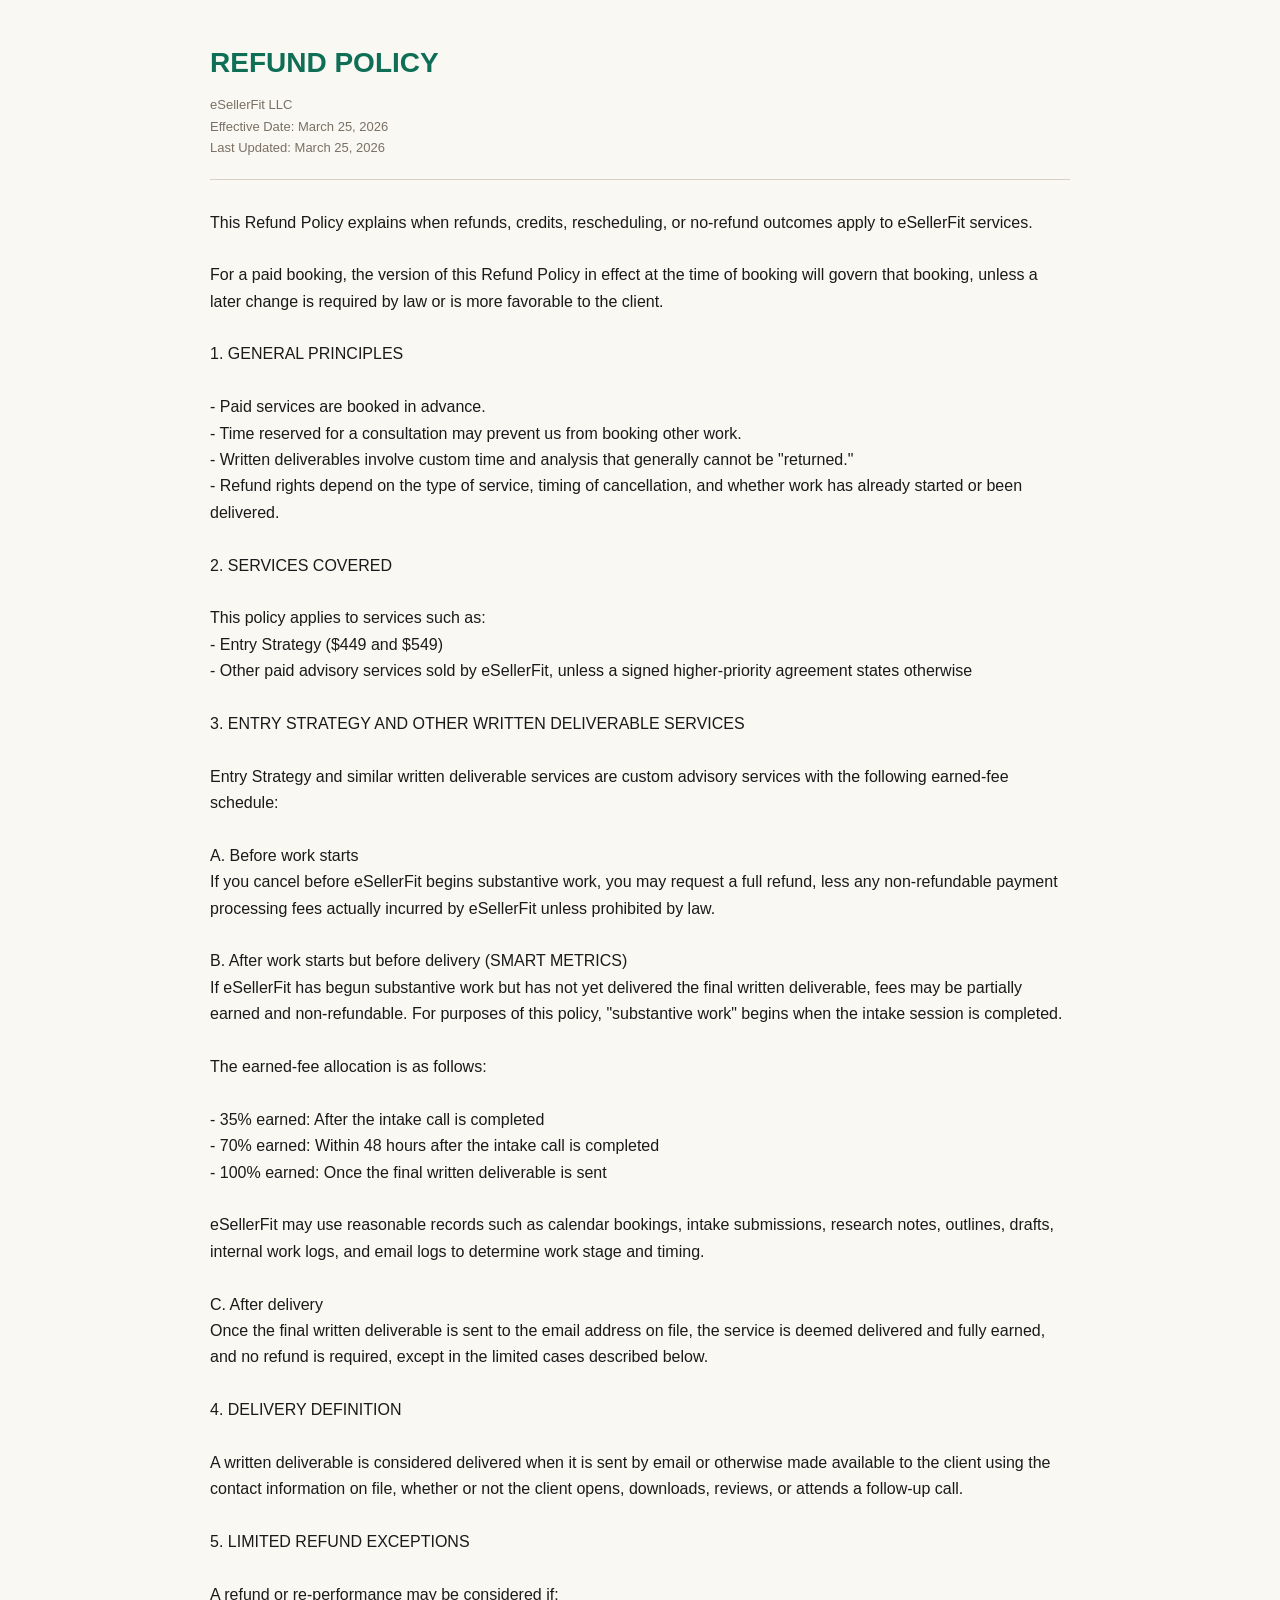
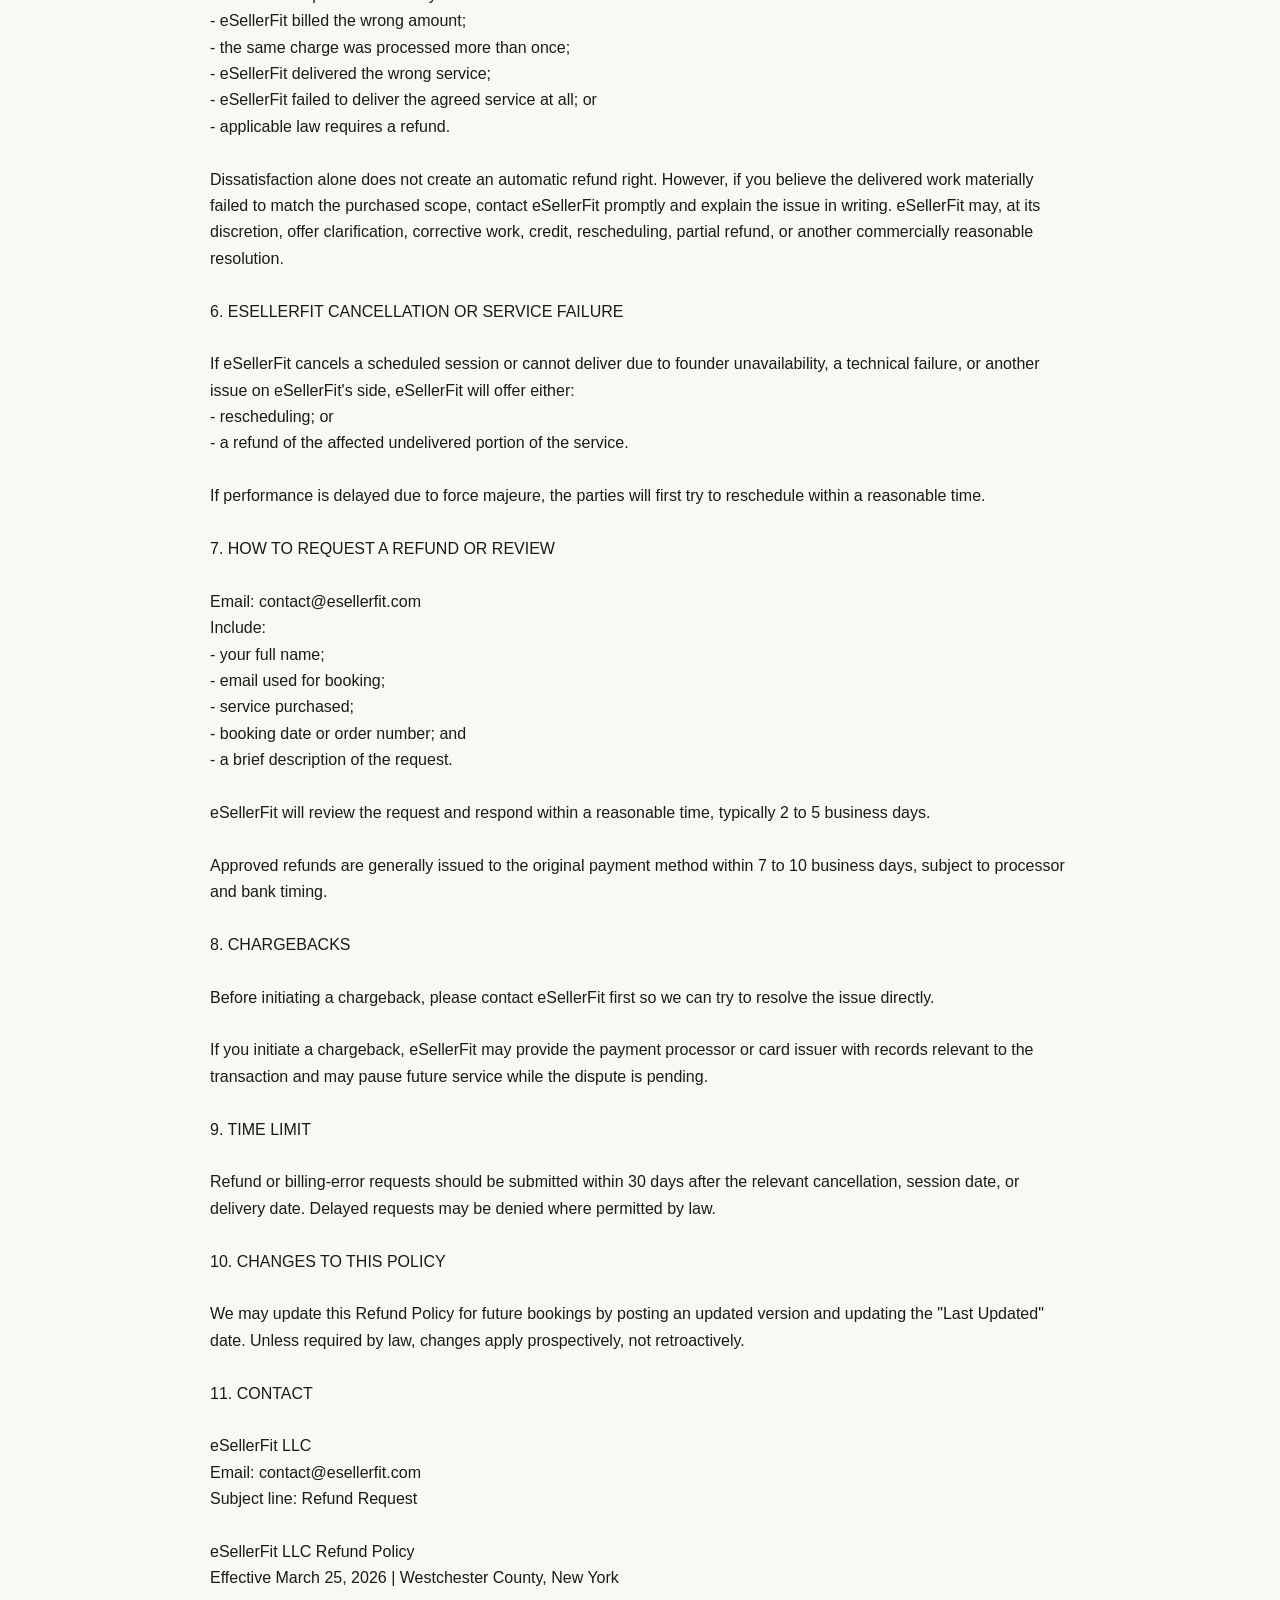
<file: legal/refund.html>
<!DOCTYPE html>
<html lang="en">
<head>
  <meta charset="UTF-8">
  <meta name="viewport" content="width=device-width, initial-scale=1.0">
  <title>Refund Policy — eSellerFit</title>
  <style>
    * { margin: 0; padding: 0; box-sizing: border-box; }
    body {
      font-family: 'Syne', -apple-system, BlinkMacSystemFont, 'Segoe UI', sans-serif;
      max-width: 900px;
      margin: 0 auto;
      padding: 40px 20px;
      line-height: 1.65;
      color: #1a1a1a;
      background: #faf8f3;
    }
    h1 { font-size: 28px; margin-bottom: 8px; color: #0f6e56; }
    .meta { font-size: 13px; color: #7a7065; margin-bottom: 30px; padding-bottom: 20px; border-bottom: 1px solid #d8d0c4; }
    h2 { font-size: 16px; margin-top: 35px; margin-bottom: 15px; color: #0f6e56; }
    p { margin-bottom: 12px; }
    ul, ol { margin-left: 20px; margin-bottom: 12px; }
    li { margin-bottom: 6px; }
    a { color: #0f6e56; text-decoration: none; border-bottom: 1px solid rgba(15, 110, 86, 0.3); }
    a:hover { border-bottom: 1px solid #0f6e56; }
    strong { font-weight: 600; }
  </style>
</head>
<body>

<h1>REFUND POLICY</h1>
<div class="meta">
  eSellerFit LLC<br>
  Effective Date: March 25, 2026<br>
  Last Updated: March 25, 2026
</div>

<pre style="white-space: pre-wrap; font-family: inherit; background: none; padding: 0;">
This Refund Policy explains when refunds, credits, rescheduling, or no-refund outcomes apply to eSellerFit services.

For a paid booking, the version of this Refund Policy in effect at the time of booking will govern that booking, unless a later change is required by law or is more favorable to the client.

1. GENERAL PRINCIPLES

- Paid services are booked in advance.
- Time reserved for a consultation may prevent us from booking other work.
- Written deliverables involve custom time and analysis that generally cannot be "returned."
- Refund rights depend on the type of service, timing of cancellation, and whether work has already started or been delivered.

2. SERVICES COVERED

This policy applies to services such as:
- Entry Strategy ($449 and $549)
- Other paid advisory services sold by eSellerFit, unless a signed higher-priority agreement states otherwise

3. ENTRY STRATEGY AND OTHER WRITTEN DELIVERABLE SERVICES

Entry Strategy and similar written deliverable services are custom advisory services with the following earned-fee schedule:

A. Before work starts
If you cancel before eSellerFit begins substantive work, you may request a full refund, less any non-refundable payment processing fees actually incurred by eSellerFit unless prohibited by law.

B. After work starts but before delivery (SMART METRICS)
If eSellerFit has begun substantive work but has not yet delivered the final written deliverable, fees may be partially earned and non-refundable. For purposes of this policy, "substantive work" begins when the intake session is completed.

The earned-fee allocation is as follows:

- 35% earned: After the intake call is completed
- 70% earned: Within 48 hours after the intake call is completed
- 100% earned: Once the final written deliverable is sent

eSellerFit may use reasonable records such as calendar bookings, intake submissions, research notes, outlines, drafts, internal work logs, and email logs to determine work stage and timing.

C. After delivery
Once the final written deliverable is sent to the email address on file, the service is deemed delivered and fully earned, and no refund is required, except in the limited cases described below.

4. DELIVERY DEFINITION

A written deliverable is considered delivered when it is sent by email or otherwise made available to the client using the contact information on file, whether or not the client opens, downloads, reviews, or attends a follow-up call.

5. LIMITED REFUND EXCEPTIONS

A refund or re-performance may be considered if:
- eSellerFit billed the wrong amount;
- the same charge was processed more than once;
- eSellerFit delivered the wrong service;
- eSellerFit failed to deliver the agreed service at all; or
- applicable law requires a refund.

Dissatisfaction alone does not create an automatic refund right. However, if you believe the delivered work materially failed to match the purchased scope, contact eSellerFit promptly and explain the issue in writing. eSellerFit may, at its discretion, offer clarification, corrective work, credit, rescheduling, partial refund, or another commercially reasonable resolution.

6. ESELLERFIT CANCELLATION OR SERVICE FAILURE

If eSellerFit cancels a scheduled session or cannot deliver due to founder unavailability, a technical failure, or another issue on eSellerFit's side, eSellerFit will offer either:
- rescheduling; or
- a refund of the affected undelivered portion of the service.

If performance is delayed due to force majeure, the parties will first try to reschedule within a reasonable time.

7. HOW TO REQUEST A REFUND OR REVIEW

Email: contact@esellerfit.com
Include:
- your full name;
- email used for booking;
- service purchased;
- booking date or order number; and
- a brief description of the request.

eSellerFit will review the request and respond within a reasonable time, typically 2 to 5 business days.

Approved refunds are generally issued to the original payment method within 7 to 10 business days, subject to processor and bank timing.

8. CHARGEBACKS

Before initiating a chargeback, please contact eSellerFit first so we can try to resolve the issue directly.

If you initiate a chargeback, eSellerFit may provide the payment processor or card issuer with records relevant to the transaction and may pause future service while the dispute is pending.

9. TIME LIMIT

Refund or billing-error requests should be submitted within 30 days after the relevant cancellation, session date, or delivery date. Delayed requests may be denied where permitted by law.

10. CHANGES TO THIS POLICY

We may update this Refund Policy for future bookings by posting an updated version and updating the "Last Updated" date. Unless required by law, changes apply prospectively, not retroactively.

11. CONTACT

eSellerFit LLC
Email: contact@esellerfit.com
Subject line: Refund Request

eSellerFit LLC Refund Policy
Effective March 25, 2026 | Westchester County, New York
</pre>

</body>
</html>
</file>
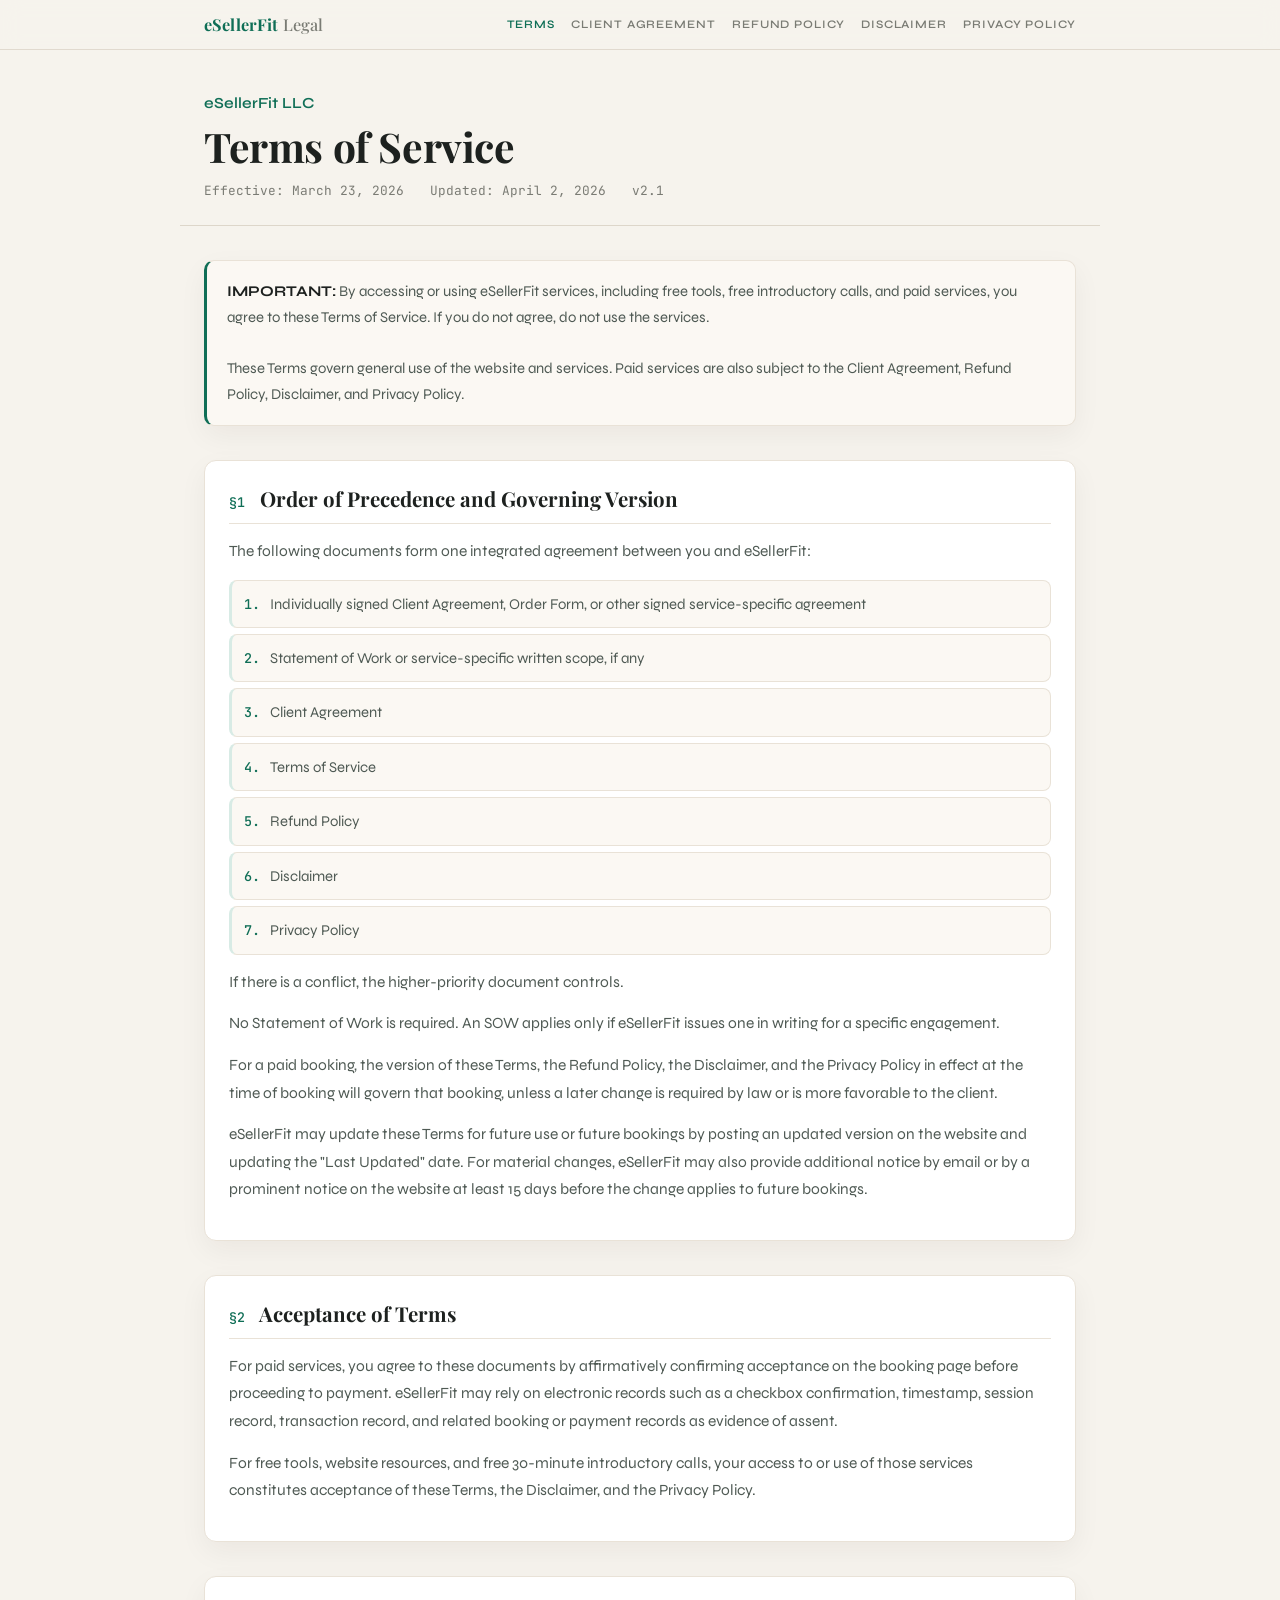
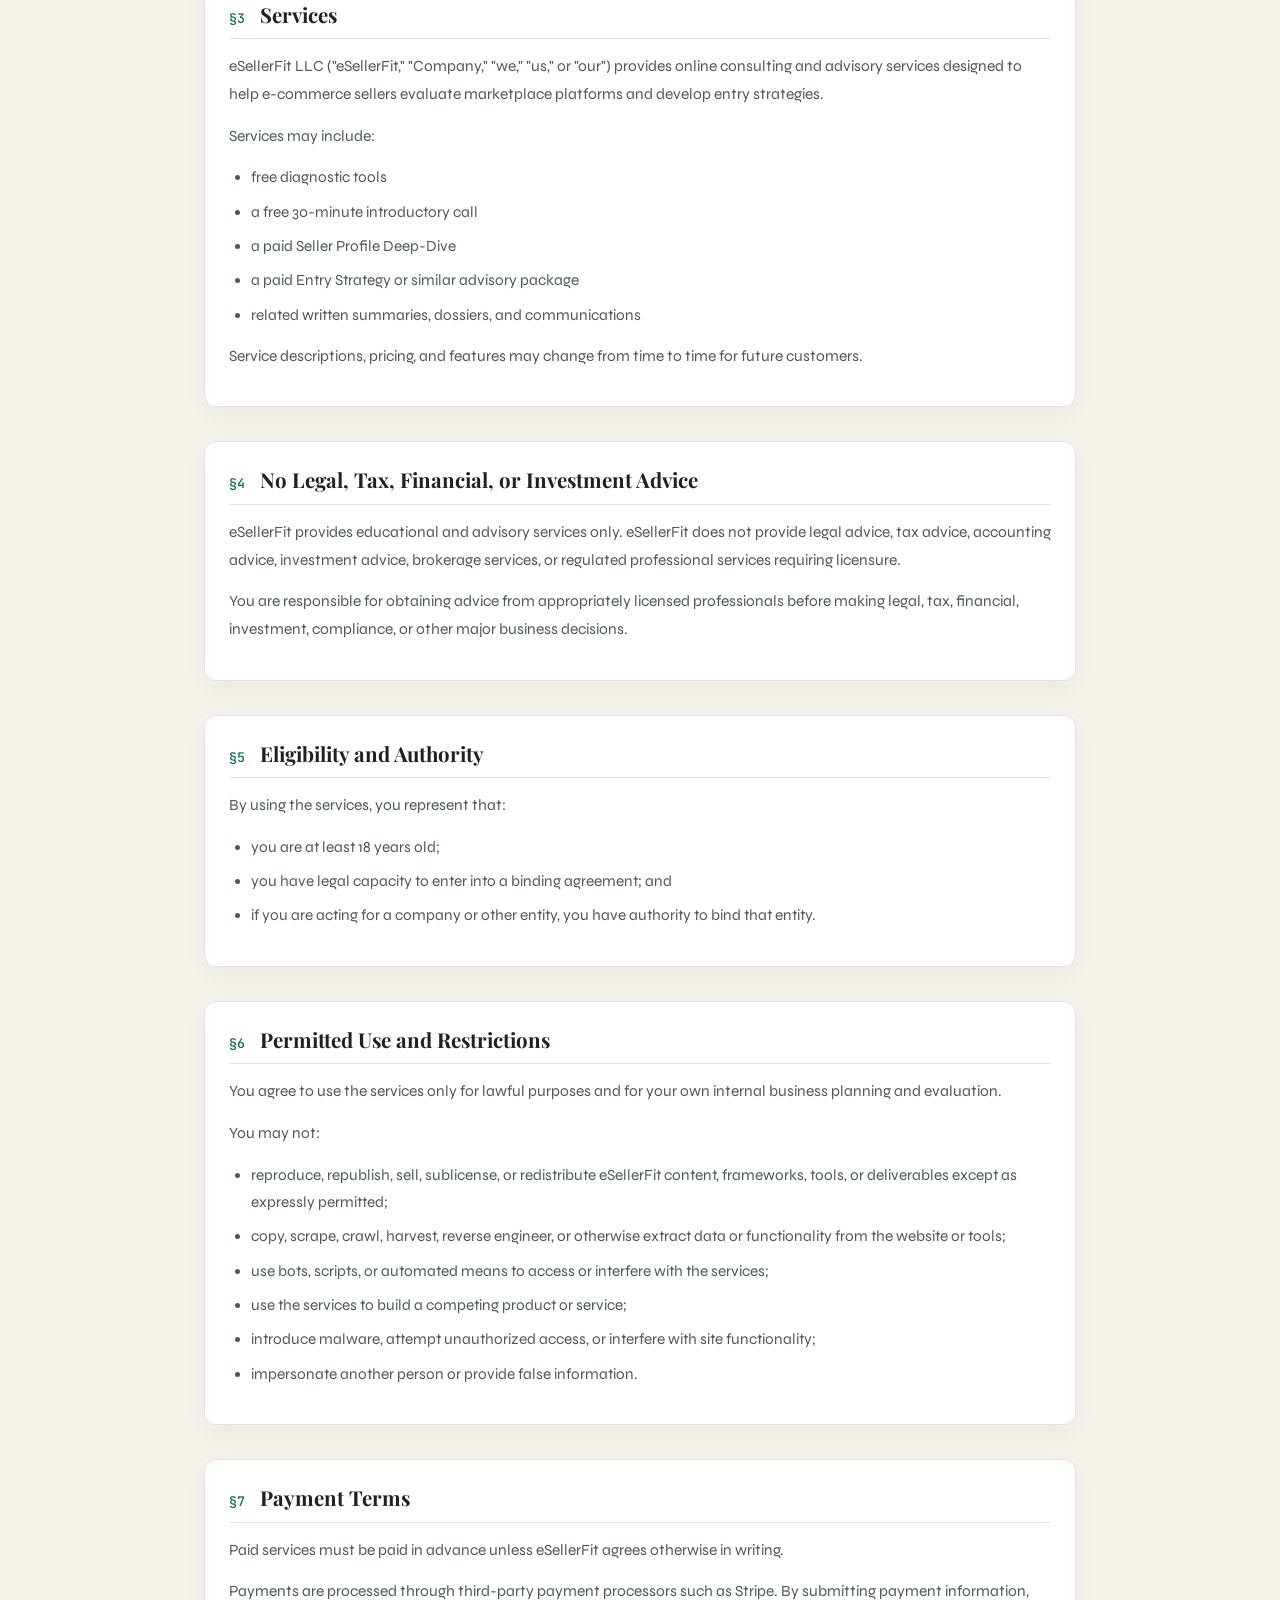
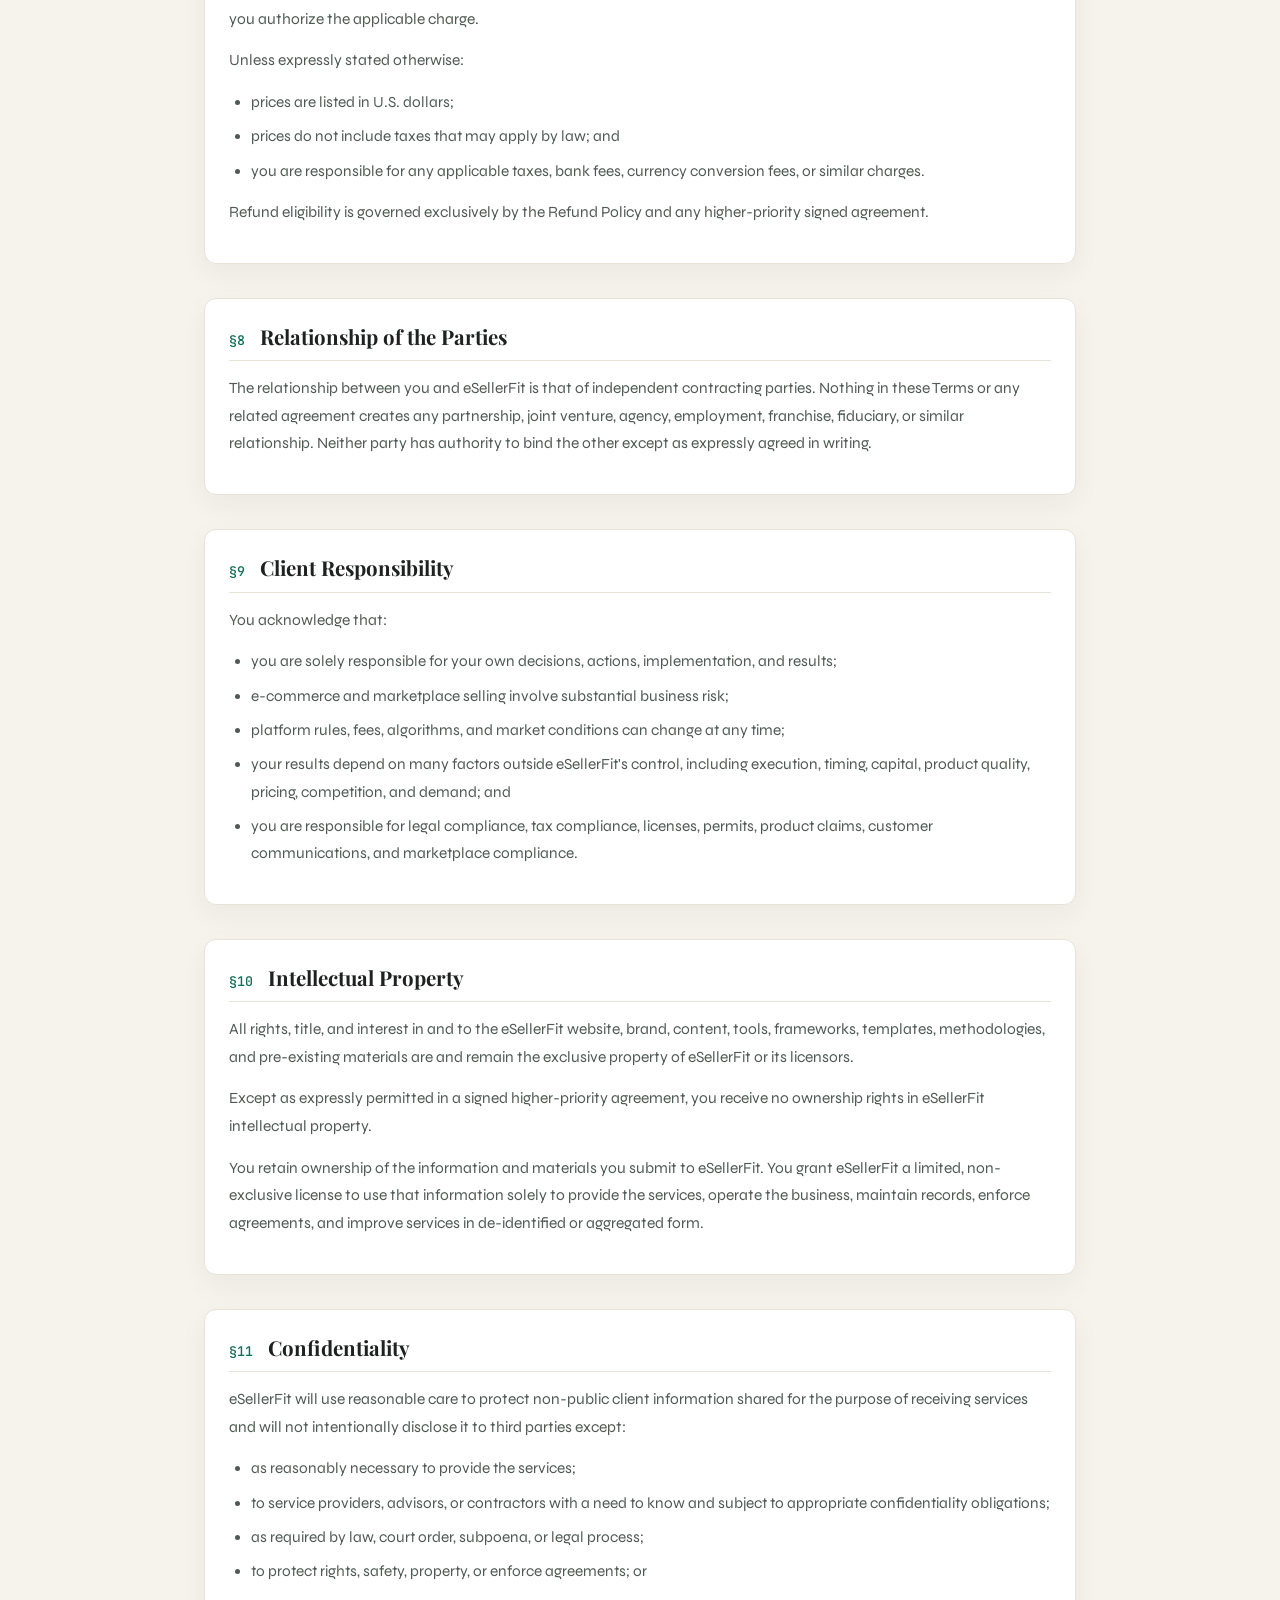
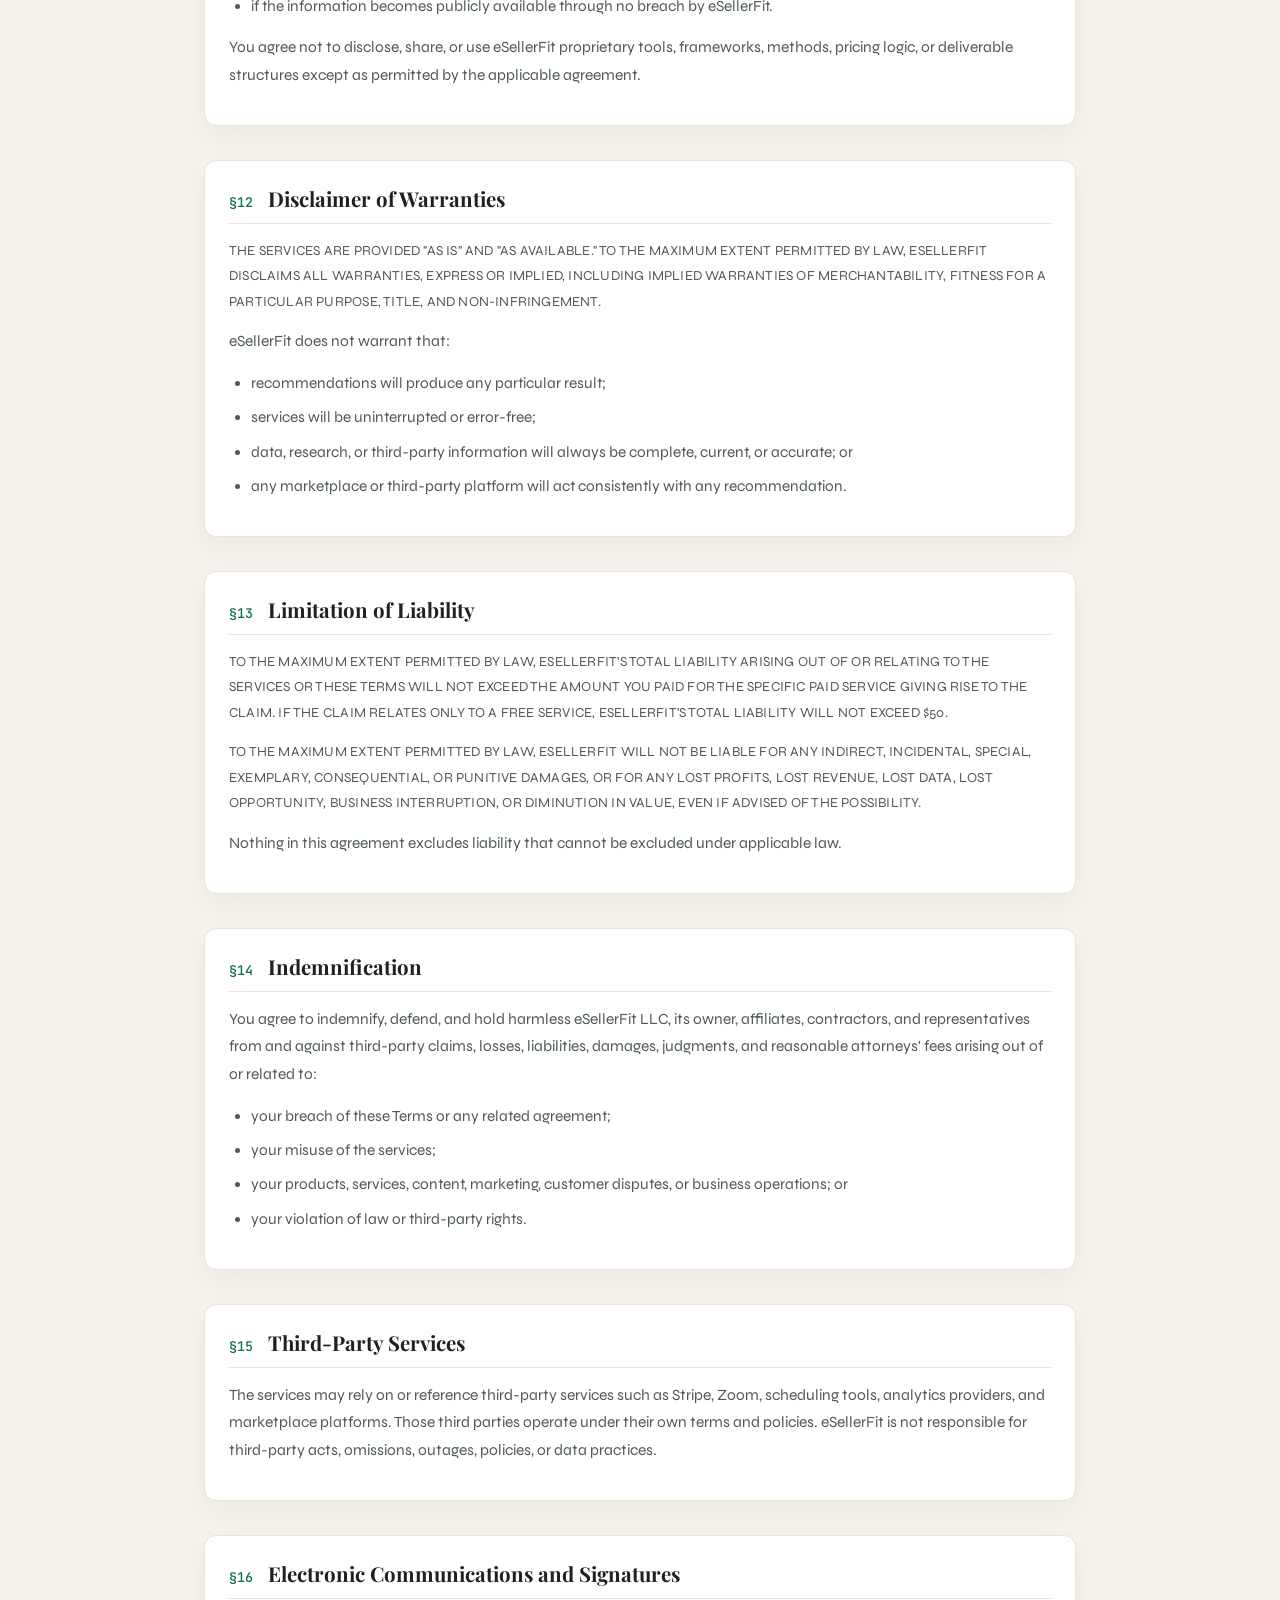
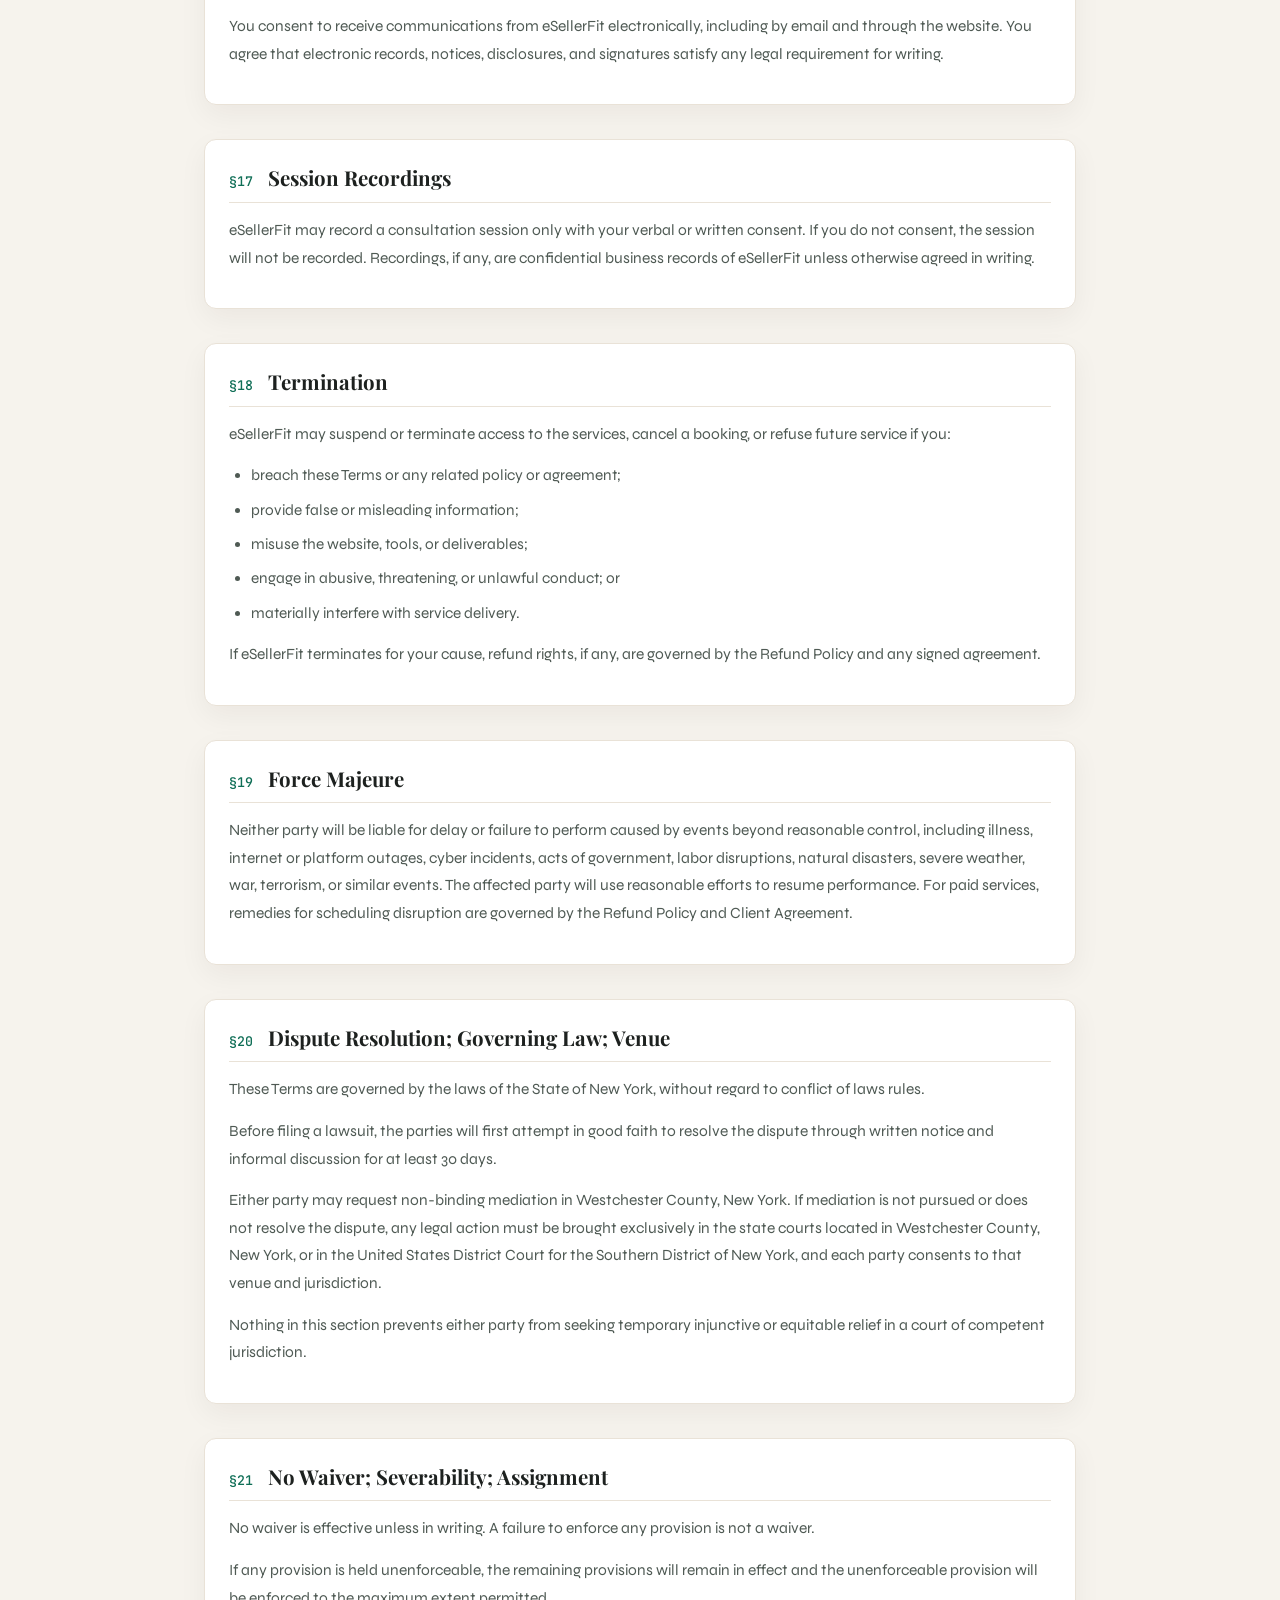
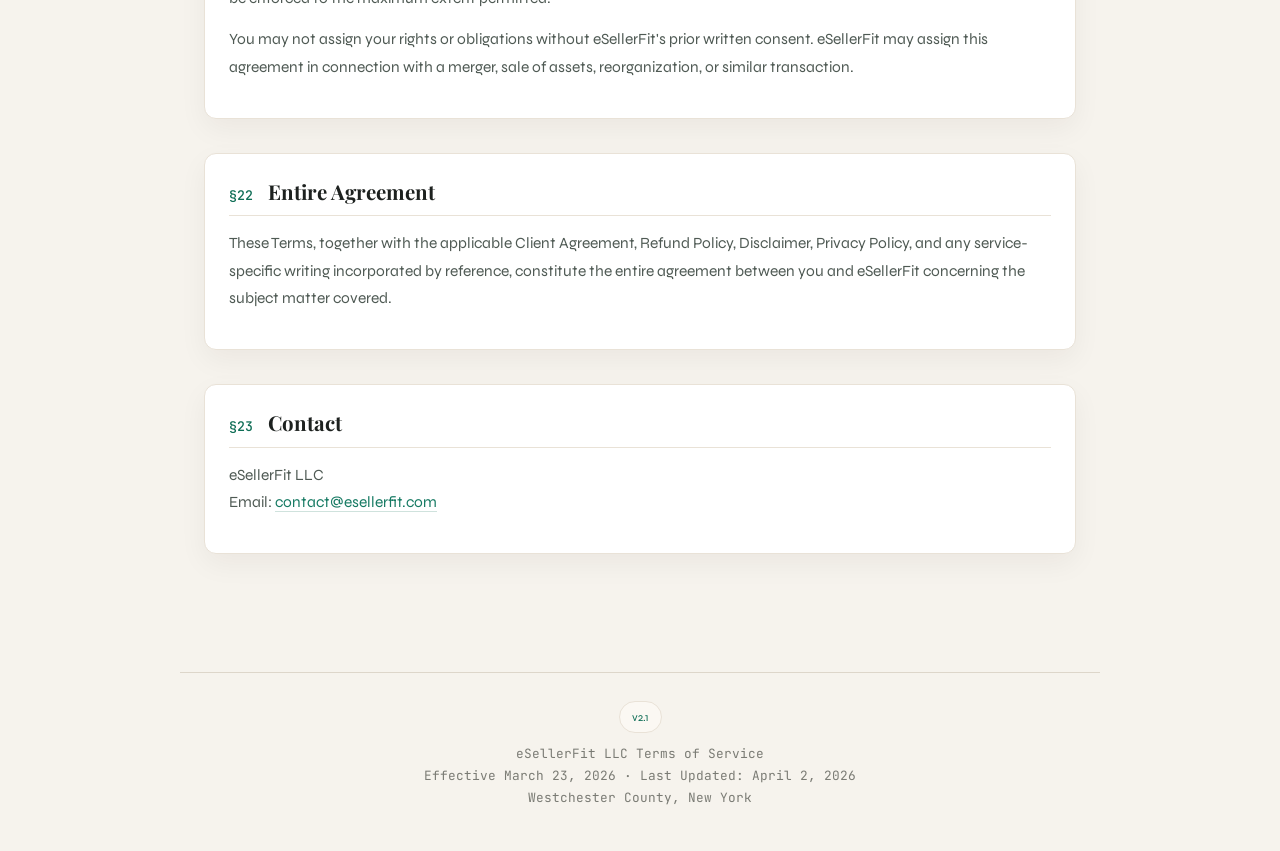
<file: legal/terms.html>
<!DOCTYPE html>
<html lang="en">
<head>
    <meta charset="UTF-8">
    <meta name="viewport" content="width=device-width, initial-scale=1.0">
    <title>Terms of Service | eSellerFit</title>
    <meta name="description" content="eSellerFit LLC Terms of Service. Effective March 23, 2026.">
    <link rel="preconnect" href="https://fonts.googleapis.com">
    <link rel="preconnect" href="https://fonts.gstatic.com" crossorigin>
    <link href="https://fonts.googleapis.com/css2?family=Playfair+Display:wght@500;700&family=Syne:wght@400;500;600&family=JetBrains+Mono:wght@400&display=swap" rel="stylesheet">
    <style>

        *, *::before, *::after { margin: 0; padding: 0; box-sizing: border-box; }

        :root {
            --bg-primary: #f6f3ed;
            --bg-surface: #ffffff;
            --bg-elevated: #fbf8f3;
            --bg-soft: #f1ece4;
            --teal: #0f6e56;
            --teal-light: #167a63;
            --teal-dim: #d8ebe5;
            --text-primary: #1d211f;
            --text-secondary: #4f5a54;
            --text-muted: #7a7b74;
            --border: #ddd6ca;
            --border-light: #e9e2d7;
            --shadow: 0 10px 28px rgba(31, 27, 20, 0.05);
        }

        html { scroll-behavior: smooth; }

        body {
            font-family: 'Syne', sans-serif;
            background: var(--bg-primary);
            color: var(--text-primary);
            line-height: 1.78;
            font-size: 16px;
            -webkit-font-smoothing: antialiased;
            text-rendering: optimizeLegibility;
        }

        .legal-topbar {
            position: sticky;
            top: 0;
            z-index: 100;
            background: rgba(246, 243, 237, 0.92);
            backdrop-filter: blur(10px);
            border-bottom: 1px solid rgba(221, 214, 202, 0.85);
            padding: 10px 0;
        }

        .legal-topbar-inner {
            max-width: 920px;
            margin: 0 auto;
            padding: 0 24px;
            display: flex;
            align-items: center;
            justify-content: space-between;
            gap: 20px;
        }

        .legal-topbar a.brand {
            font-family: 'Playfair Display', serif;
            font-weight: 700;
            font-size: 1.02rem;
            color: var(--teal);
            text-decoration: none;
            letter-spacing: 0.01em;
        }

        .legal-topbar a.brand span {
            color: var(--text-muted);
            font-weight: 500;
        }

        .legal-topbar-links {
            display: flex;
            gap: 16px;
            flex-wrap: wrap;
            justify-content: flex-end;
        }

        .legal-topbar-links a {
            font-size: 0.72rem;
            color: var(--text-muted);
            text-decoration: none;
            text-transform: uppercase;
            letter-spacing: 0.08em;
            font-weight: 600;
            transition: color 0.2s ease;
        }

        .legal-topbar-links a:hover,
        .legal-topbar-links a.active {
            color: var(--teal);
        }

        .legal-hero {
            max-width: 920px;
            margin: 0 auto;
            padding: 40px 24px 24px;
            border-bottom: 1px solid var(--border);
        }

        .legal-hero h1 {
            font-family: 'Playfair Display', serif;
            font-weight: 700;
            font-size: clamp(2rem, 4.2vw, 2.55rem);
            color: var(--text-primary);
            margin-bottom: 10px;
            line-height: 1.15;
            letter-spacing: -0.01em;
        }

        .legal-hero .doc-entity {
            font-size: 0.96rem;
            color: var(--teal);
            font-weight: 600;
            margin-bottom: 6px;
        }

        .legal-hero .doc-meta {
            font-size: 0.8rem;
            color: var(--text-muted);
            font-family: 'JetBrains Mono', monospace;
            line-height: 1.65;
        }

        .legal-hero .doc-meta span {
            margin-right: 18px;
        }

        .legal-content {
            max-width: 920px;
            margin: 0 auto;
            padding: 34px 24px 84px;
        }

        .legal-notice {
            background: var(--bg-elevated);
            border: 1px solid var(--border-light);
            border-left: 3px solid var(--teal);
            border-radius: 10px;
            padding: 18px 20px;
            margin-bottom: 34px;
            font-size: 0.93rem;
            line-height: 1.72;
            color: var(--text-secondary);
            box-shadow: var(--shadow);
        }

        .legal-notice strong {
            color: var(--text-primary);
        }

        .legal-section {
            margin-bottom: 34px;
            background: var(--bg-surface);
            border: 1px solid var(--border-light);
            border-radius: 12px;
            padding: 24px 24px 22px;
            box-shadow: var(--shadow);
        }

        .legal-section h2 {
            font-family: 'Playfair Display', serif;
            font-weight: 700;
            font-size: 1.28rem;
            color: var(--text-primary);
            margin-bottom: 14px;
            padding-bottom: 10px;
            border-bottom: 1px solid var(--border-light);
            line-height: 1.35;
        }

        .legal-section h2 .section-num {
            color: var(--teal);
            font-family: 'JetBrains Mono', monospace;
            font-size: 0.83rem;
            font-weight: 500;
            margin-right: 10px;
        }

        .legal-section h3 {
            font-family: 'Syne', sans-serif;
            font-weight: 700;
            font-size: 1rem;
            color: var(--text-primary);
            margin: 18px 0 10px;
        }

        .legal-section p {
            color: var(--text-secondary);
            margin-bottom: 14px;
            font-size: 0.97rem;
        }

        .legal-section ul,
        .legal-section ol {
            margin: 12px 0 14px 22px;
            color: var(--text-secondary);
            font-size: 0.96rem;
        }

        .legal-section li {
            margin-bottom: 7px;
        }

        .legal-section a {
            color: var(--teal);
            text-decoration: none;
            border-bottom: 1px solid rgba(15, 110, 86, 0.2);
        }

        .legal-section a:hover {
            border-bottom-color: var(--teal);
        }

        .legal-section .precedence-list {
            list-style: none;
            margin-left: 0;
            counter-reset: precedence;
        }

        .legal-section .precedence-list li {
            counter-increment: precedence;
            padding: 10px 12px;
            margin-bottom: 6px;
            background: var(--bg-elevated);
            border: 1px solid var(--border-light);
            border-left: 3px solid var(--teal-dim);
            border-radius: 8px;
            font-size: 0.93rem;
        }

        .legal-section .precedence-list li::before {
            content: counter(precedence) ".";
            font-family: 'JetBrains Mono', monospace;
            color: var(--teal);
            font-weight: 500;
            margin-right: 10px;
            font-size: 0.84rem;
        }

        .legal-section .caps-block {
            text-transform: uppercase;
            font-size: 0.86rem;
            letter-spacing: 0.015em;
            line-height: 1.85;
        }

        .earned-fee-table,
        .retention-table {
            width: 100%;
            border-collapse: collapse;
            margin: 16px 0 6px;
            background: var(--bg-surface);
            border: 1px solid var(--border-light);
            border-radius: 10px;
            overflow: hidden;
        }

        .earned-fee-table td,
        .retention-table td,
        .retention-table th {
            padding: 11px 14px;
            border: 1px solid var(--border-light);
            font-size: 0.92rem;
            color: var(--text-secondary);
            vertical-align: top;
            text-align: left;
        }

        .earned-fee-table td:first-child,
        .retention-table th {
            font-family: 'JetBrains Mono', monospace;
            color: var(--teal);
            font-weight: 500;
            background: var(--bg-elevated);
        }

        .earned-fee-table td:first-child {
            width: 110px;
            text-align: center;
        }

        .retention-table th {
            font-size: 0.8rem;
            text-transform: uppercase;
            letter-spacing: 0.04em;
        }

        .legal-footer {
            max-width: 920px;
            margin: 0 auto;
            padding: 28px 24px 42px;
            border-top: 1px solid var(--border);
            text-align: center;
        }

        .legal-footer p {
            font-size: 0.8rem;
            color: var(--text-muted);
            font-family: 'JetBrains Mono', monospace;
            line-height: 1.7;
        }

        .legal-footer .version-badge {
            display: inline-block;
            background: var(--bg-elevated);
            border: 1px solid var(--border-light);
            border-radius: 999px;
            padding: 5px 12px;
            font-size: 0.72rem;
            color: var(--teal);
            margin-bottom: 10px;
        }

        @media (max-width: 760px) {
            .legal-topbar {
                position: static;
                padding: 12px 0;
            }

            .legal-topbar-inner {
                flex-direction: column;
                align-items: flex-start;
            }

            .legal-topbar-links {
                gap: 10px 14px;
                justify-content: flex-start;
            }

            .legal-topbar-links a {
                font-size: 0.68rem;
            }

            .legal-hero {
                padding: 30px 20px 18px;
            }

            .legal-content {
                padding: 24px 20px 56px;
            }

            .legal-section {
                padding: 20px 18px 18px;
                margin-bottom: 24px;
            }

            .legal-hero .doc-meta span {
                display: block;
                margin-right: 0;
                margin-bottom: 2px;
            }

            .earned-fee-table td,
            .retention-table td,
            .retention-table th {
                padding: 10px 10px;
                font-size: 0.86rem;
            }
        }

    </style>
</head>
<body>

    <nav class="legal-topbar">
        <div class="legal-topbar-inner">
            <a href="/" class="brand">eSellerFit <span>Legal</span></a>
            <div class="legal-topbar-links">
                <a href="terms.html" class="active">Terms</a>
                <a href="client-agreement.html">Client Agreement</a>
                <a href="refund-policy.html">Refund Policy</a>
                <a href="disclaimer.html">Disclaimer</a>
                <a href="privacy.html">Privacy Policy</a>
            </div>
        </div>
    </nav>

    <header class="legal-hero">
        <div class="doc-entity">eSellerFit LLC</div>
        <h1>Terms of Service</h1>
        <div class="doc-meta">
            <span>Effective: March 23, 2026</span>
            <span>Updated: April 2, 2026</span>
            <span>v2.1</span>
        </div>
    </header>

    <main class="legal-content">

        <div class="legal-notice">
            <strong>IMPORTANT:</strong> By accessing or using eSellerFit services, including free tools, free introductory calls, and paid services, you agree to these Terms of Service. If you do not agree, do not use the services.<br><br>
            These Terms govern general use of the website and services. Paid services are also subject to the Client Agreement, Refund Policy, Disclaimer, and Privacy Policy.
        </div>

        <!-- Section 1 -->
        <section class="legal-section">
            <h2><span class="section-num">§1</span> Order of Precedence and Governing Version</h2>
            <p>The following documents form one integrated agreement between you and eSellerFit:</p>
            <ol class="precedence-list">
                <li>Individually signed Client Agreement, Order Form, or other signed service-specific agreement</li>
                <li>Statement of Work or service-specific written scope, if any</li>
                <li>Client Agreement</li>
                <li>Terms of Service</li>
                <li>Refund Policy</li>
                <li>Disclaimer</li>
                <li>Privacy Policy</li>
            </ol>
            <p>If there is a conflict, the higher-priority document controls.</p>
            <p>No Statement of Work is required. An SOW applies only if eSellerFit issues one in writing for a specific engagement.</p>
            <p>For a paid booking, the version of these Terms, the Refund Policy, the Disclaimer, and the Privacy Policy in effect at the time of booking will govern that booking, unless a later change is required by law or is more favorable to the client.</p>
            <p>eSellerFit may update these Terms for future use or future bookings by posting an updated version on the website and updating the "Last Updated" date. For material changes, eSellerFit may also provide additional notice by email or by a prominent notice on the website at least 15 days before the change applies to future bookings.</p>
        </section>

        <!-- Section 2 -->
        <section class="legal-section">
            <h2><span class="section-num">§2</span> Acceptance of Terms</h2>
            <p>For paid services, you agree to these documents by affirmatively confirming acceptance on the booking page before proceeding to payment. eSellerFit may rely on electronic records such as a checkbox confirmation, timestamp, session record, transaction record, and related booking or payment records as evidence of assent.</p>
            <p>For free tools, website resources, and free 30-minute introductory calls, your access to or use of those services constitutes acceptance of these Terms, the Disclaimer, and the Privacy Policy.</p>
        </section>

        <!-- Section 3 -->
        <section class="legal-section">
            <h2><span class="section-num">§3</span> Services</h2>
            <p>eSellerFit LLC ("eSellerFit," "Company," "we," "us," or "our") provides online consulting and advisory services designed to help e-commerce sellers evaluate marketplace platforms and develop entry strategies.</p>
            <p>Services may include:</p>
            <ul>
                <li>free diagnostic tools</li>
                <li>a free 30-minute introductory call</li>
                <li>a paid Seller Profile Deep-Dive</li>
                <li>a paid Entry Strategy or similar advisory package</li>
                <li>related written summaries, dossiers, and communications</li>
            </ul>
            <p>Service descriptions, pricing, and features may change from time to time for future customers.</p>
        </section>

        <!-- Section 4 -->
        <section class="legal-section">
            <h2><span class="section-num">§4</span> No Legal, Tax, Financial, or Investment Advice</h2>
            <p>eSellerFit provides educational and advisory services only. eSellerFit does not provide legal advice, tax advice, accounting advice, investment advice, brokerage services, or regulated professional services requiring licensure.</p>
            <p>You are responsible for obtaining advice from appropriately licensed professionals before making legal, tax, financial, investment, compliance, or other major business decisions.</p>
        </section>

        <!-- Section 5 -->
        <section class="legal-section">
            <h2><span class="section-num">§5</span> Eligibility and Authority</h2>
            <p>By using the services, you represent that:</p>
            <ul>
                <li>you are at least 18 years old;</li>
                <li>you have legal capacity to enter into a binding agreement; and</li>
                <li>if you are acting for a company or other entity, you have authority to bind that entity.</li>
            </ul>
        </section>

        <!-- Section 6 -->
        <section class="legal-section">
            <h2><span class="section-num">§6</span> Permitted Use and Restrictions</h2>
            <p>You agree to use the services only for lawful purposes and for your own internal business planning and evaluation.</p>
            <p>You may not:</p>
            <ul>
                <li>reproduce, republish, sell, sublicense, or redistribute eSellerFit content, frameworks, tools, or deliverables except as expressly permitted;</li>
                <li>copy, scrape, crawl, harvest, reverse engineer, or otherwise extract data or functionality from the website or tools;</li>
                <li>use bots, scripts, or automated means to access or interfere with the services;</li>
                <li>use the services to build a competing product or service;</li>
                <li>introduce malware, attempt unauthorized access, or interfere with site functionality;</li>
                <li>impersonate another person or provide false information.</li>
            </ul>
        </section>

        <!-- Section 7 -->
        <section class="legal-section">
            <h2><span class="section-num">§7</span> Payment Terms</h2>
            <p>Paid services must be paid in advance unless eSellerFit agrees otherwise in writing.</p>
            <p>Payments are processed through third-party payment processors such as Stripe. By submitting payment information, you authorize the applicable charge.</p>
            <p>Unless expressly stated otherwise:</p>
            <ul>
                <li>prices are listed in U.S. dollars;</li>
                <li>prices do not include taxes that may apply by law; and</li>
                <li>you are responsible for any applicable taxes, bank fees, currency conversion fees, or similar charges.</li>
            </ul>
            <p>Refund eligibility is governed exclusively by the Refund Policy and any higher-priority signed agreement.</p>
        </section>

        <!-- Section 8 -->
        <section class="legal-section">
            <h2><span class="section-num">§8</span> Relationship of the Parties</h2>
            <p>The relationship between you and eSellerFit is that of independent contracting parties. Nothing in these Terms or any related agreement creates any partnership, joint venture, agency, employment, franchise, fiduciary, or similar relationship. Neither party has authority to bind the other except as expressly agreed in writing.</p>
        </section>

        <!-- Section 9 -->
        <section class="legal-section">
            <h2><span class="section-num">§9</span> Client Responsibility</h2>
            <p>You acknowledge that:</p>
            <ul>
                <li>you are solely responsible for your own decisions, actions, implementation, and results;</li>
                <li>e-commerce and marketplace selling involve substantial business risk;</li>
                <li>platform rules, fees, algorithms, and market conditions can change at any time;</li>
                <li>your results depend on many factors outside eSellerFit's control, including execution, timing, capital, product quality, pricing, competition, and demand; and</li>
                <li>you are responsible for legal compliance, tax compliance, licenses, permits, product claims, customer communications, and marketplace compliance.</li>
            </ul>
        </section>

        <!-- Section 10 -->
        <section class="legal-section">
            <h2><span class="section-num">§10</span> Intellectual Property</h2>
            <p>All rights, title, and interest in and to the eSellerFit website, brand, content, tools, frameworks, templates, methodologies, and pre-existing materials are and remain the exclusive property of eSellerFit or its licensors.</p>
            <p>Except as expressly permitted in a signed higher-priority agreement, you receive no ownership rights in eSellerFit intellectual property.</p>
            <p>You retain ownership of the information and materials you submit to eSellerFit. You grant eSellerFit a limited, non-exclusive license to use that information solely to provide the services, operate the business, maintain records, enforce agreements, and improve services in de-identified or aggregated form.</p>
        </section>

        <!-- Section 11 -->
        <section class="legal-section">
            <h2><span class="section-num">§11</span> Confidentiality</h2>
            <p>eSellerFit will use reasonable care to protect non-public client information shared for the purpose of receiving services and will not intentionally disclose it to third parties except:</p>
            <ul>
                <li>as reasonably necessary to provide the services;</li>
                <li>to service providers, advisors, or contractors with a need to know and subject to appropriate confidentiality obligations;</li>
                <li>as required by law, court order, subpoena, or legal process;</li>
                <li>to protect rights, safety, property, or enforce agreements; or</li>
                <li>if the information becomes publicly available through no breach by eSellerFit.</li>
            </ul>
            <p>You agree not to disclose, share, or use eSellerFit proprietary tools, frameworks, methods, pricing logic, or deliverable structures except as permitted by the applicable agreement.</p>
        </section>

        <!-- Section 12 -->
        <section class="legal-section">
            <h2><span class="section-num">§12</span> Disclaimer of Warranties</h2>
            <p class="caps-block">THE SERVICES ARE PROVIDED "AS IS" AND "AS AVAILABLE." TO THE MAXIMUM EXTENT PERMITTED BY LAW, ESELLERFIT DISCLAIMS ALL WARRANTIES, EXPRESS OR IMPLIED, INCLUDING IMPLIED WARRANTIES OF MERCHANTABILITY, FITNESS FOR A PARTICULAR PURPOSE, TITLE, AND NON-INFRINGEMENT.</p>
            <p>eSellerFit does not warrant that:</p>
            <ul>
                <li>recommendations will produce any particular result;</li>
                <li>services will be uninterrupted or error-free;</li>
                <li>data, research, or third-party information will always be complete, current, or accurate; or</li>
                <li>any marketplace or third-party platform will act consistently with any recommendation.</li>
            </ul>
        </section>

        <!-- Section 13 -->
        <section class="legal-section">
            <h2><span class="section-num">§13</span> Limitation of Liability</h2>
            <p class="caps-block">TO THE MAXIMUM EXTENT PERMITTED BY LAW, ESELLERFIT'S TOTAL LIABILITY ARISING OUT OF OR RELATING TO THE SERVICES OR THESE TERMS WILL NOT EXCEED THE AMOUNT YOU PAID FOR THE SPECIFIC PAID SERVICE GIVING RISE TO THE CLAIM. IF THE CLAIM RELATES ONLY TO A FREE SERVICE, ESELLERFIT'S TOTAL LIABILITY WILL NOT EXCEED $50.</p>
            <p class="caps-block">TO THE MAXIMUM EXTENT PERMITTED BY LAW, ESELLERFIT WILL NOT BE LIABLE FOR ANY INDIRECT, INCIDENTAL, SPECIAL, EXEMPLARY, CONSEQUENTIAL, OR PUNITIVE DAMAGES, OR FOR ANY LOST PROFITS, LOST REVENUE, LOST DATA, LOST OPPORTUNITY, BUSINESS INTERRUPTION, OR DIMINUTION IN VALUE, EVEN IF ADVISED OF THE POSSIBILITY.</p>
            <p>Nothing in this agreement excludes liability that cannot be excluded under applicable law.</p>
        </section>

        <!-- Section 14 -->
        <section class="legal-section">
            <h2><span class="section-num">§14</span> Indemnification</h2>
            <p>You agree to indemnify, defend, and hold harmless eSellerFit LLC, its owner, affiliates, contractors, and representatives from and against third-party claims, losses, liabilities, damages, judgments, and reasonable attorneys' fees arising out of or related to:</p>
            <ul>
                <li>your breach of these Terms or any related agreement;</li>
                <li>your misuse of the services;</li>
                <li>your products, services, content, marketing, customer disputes, or business operations; or</li>
                <li>your violation of law or third-party rights.</li>
            </ul>
        </section>

        <!-- Section 15 -->
        <section class="legal-section">
            <h2><span class="section-num">§15</span> Third-Party Services</h2>
            <p>The services may rely on or reference third-party services such as Stripe, Zoom, scheduling tools, analytics providers, and marketplace platforms. Those third parties operate under their own terms and policies. eSellerFit is not responsible for third-party acts, omissions, outages, policies, or data practices.</p>
        </section>

        <!-- Section 16 -->
        <section class="legal-section">
            <h2><span class="section-num">§16</span> Electronic Communications and Signatures</h2>
            <p>You consent to receive communications from eSellerFit electronically, including by email and through the website. You agree that electronic records, notices, disclosures, and signatures satisfy any legal requirement for writing.</p>
        </section>

        <!-- Section 17 -->
        <section class="legal-section">
            <h2><span class="section-num">§17</span> Session Recordings</h2>
            <p>eSellerFit may record a consultation session only with your verbal or written consent. If you do not consent, the session will not be recorded. Recordings, if any, are confidential business records of eSellerFit unless otherwise agreed in writing.</p>
        </section>

        <!-- Section 18 -->
        <section class="legal-section">
            <h2><span class="section-num">§18</span> Termination</h2>
            <p>eSellerFit may suspend or terminate access to the services, cancel a booking, or refuse future service if you:</p>
            <ul>
                <li>breach these Terms or any related policy or agreement;</li>
                <li>provide false or misleading information;</li>
                <li>misuse the website, tools, or deliverables;</li>
                <li>engage in abusive, threatening, or unlawful conduct; or</li>
                <li>materially interfere with service delivery.</li>
            </ul>
            <p>If eSellerFit terminates for your cause, refund rights, if any, are governed by the Refund Policy and any signed agreement.</p>
        </section>

        <!-- Section 19 -->
        <section class="legal-section">
            <h2><span class="section-num">§19</span> Force Majeure</h2>
            <p>Neither party will be liable for delay or failure to perform caused by events beyond reasonable control, including illness, internet or platform outages, cyber incidents, acts of government, labor disruptions, natural disasters, severe weather, war, terrorism, or similar events. The affected party will use reasonable efforts to resume performance. For paid services, remedies for scheduling disruption are governed by the Refund Policy and Client Agreement.</p>
        </section>

        <!-- Section 20 -->
        <section class="legal-section">
            <h2><span class="section-num">§20</span> Dispute Resolution; Governing Law; Venue</h2>
            <p>These Terms are governed by the laws of the State of New York, without regard to conflict of laws rules.</p>
            <p>Before filing a lawsuit, the parties will first attempt in good faith to resolve the dispute through written notice and informal discussion for at least 30 days.</p>
            <p>Either party may request non-binding mediation in Westchester County, New York. If mediation is not pursued or does not resolve the dispute, any legal action must be brought exclusively in the state courts located in Westchester County, New York, or in the United States District Court for the Southern District of New York, and each party consents to that venue and jurisdiction.</p>
            <p>Nothing in this section prevents either party from seeking temporary injunctive or equitable relief in a court of competent jurisdiction.</p>
        </section>

        <!-- Section 21 -->
        <section class="legal-section">
            <h2><span class="section-num">§21</span> No Waiver; Severability; Assignment</h2>
            <p>No waiver is effective unless in writing. A failure to enforce any provision is not a waiver.</p>
            <p>If any provision is held unenforceable, the remaining provisions will remain in effect and the unenforceable provision will be enforced to the maximum extent permitted.</p>
            <p>You may not assign your rights or obligations without eSellerFit's prior written consent. eSellerFit may assign this agreement in connection with a merger, sale of assets, reorganization, or similar transaction.</p>
        </section>

        <!-- Section 22 -->
        <section class="legal-section">
            <h2><span class="section-num">§22</span> Entire Agreement</h2>
            <p>These Terms, together with the applicable Client Agreement, Refund Policy, Disclaimer, Privacy Policy, and any service-specific writing incorporated by reference, constitute the entire agreement between you and eSellerFit concerning the subject matter covered.</p>
        </section>

        <!-- Section 23 -->
        <section class="legal-section">
            <h2><span class="section-num">§23</span> Contact</h2>
            <p>eSellerFit LLC<br>
            Email: <a href="mailto:contact@esellerfit.com" style="color: var(--teal-light); text-decoration: none;">contact@esellerfit.com</a></p>
        </section>

    </main>

    <footer class="legal-footer">
        <span class="version-badge">v2.1</span>
        <p>eSellerFit LLC Terms of Service<br>
        Effective March 23, 2026 &middot; Last Updated: April 2, 2026<br>
        Westchester County, New York</p>
    </footer>

</body>
</html>
</file>
<file: market-pressure/assets/css/shared-ui.css>
@import url('https://fonts.googleapis.com/css2?family=Playfair+Display:ital,wght@0,400;0,600;0,700;1,400;1,600&family=Syne:wght@400;500;600;700&family=JetBrains+Mono:wght@400;500&display=swap');

:root {
  --bg:#f5f2eb; --ink:#1a1a1a; --muted:#4a4a4a; --border:#d8d0c4; --card:#ffffff;
  --gold:#caa25f; --gold-l:#f5ecd8; --gold-d:#a07020;
  --teal:#0f6e56; --teal-l:#e1f5ee;
  --red:#c43a2a;  --red-l:#f5ddd8;
  --violet:#5a3a8a; --violet-l:#e8d8f5;
  --amber:#b8620a; --amber-l:#fdecd0;
  --dark:#1a1a22; --dark2:#222230; --dark3:#2a2a38;
  --t1:#1a1a1a; --t2:#3a3a3a; --t3:#5a5a5a; --t4:#7a7a7a;
  --demand:#0f6e56;  --demand-l:#e1f5ee;
  --supply:#9b8ec4;  --supply-l:#f0e8f8;
  --ads:#d48a3a;     --ads-l:#faf0e8;
  --margin:#3a9e78;  --margin-l:#e8f5f0;
}
*{margin:0;padding:0;box-sizing:border-box;}
body{background:var(--bg);color:var(--ink);font-family:'Syne',sans-serif;min-height:100vh;}
.screen{display:none;}
.screen.active{display:flex;flex-direction:column;justify-content:flex-start;}
#welcomeScreen{
  background:linear-gradient(155deg,#f5f2eb 0%,#fafaf8 100%);
  align-items:center;justify-content:center;
  padding:80px 48px 88px;
  position:relative;overflow:hidden;
}
#welcomeScreen::before{
  content:'';position:absolute;inset:0;
  background:
    radial-gradient(ellipse at 75% 15%, rgba(15,110,86,0.06) 0%, transparent 55%),
    radial-gradient(ellipse at 15% 85%, rgba(58,158,120,0.03) 0%, transparent 50%);
  pointer-events:none;
}
.w-inner{
  max-width:840px;width:100%;
  position:relative;z-index:1;
  display:grid;
  grid-template-columns:1fr 1fr;
  grid-template-areas:"brand brand" "left right" "foot foot";
  gap:0 64px;
  align-items:start;
}
.w-brand{grid-area:brand;display:flex;align-items:center;gap:12px;margin-bottom:60px;}
.w-logo{width:42px;height:42px;background:var(--teal);border-radius:5px;display:flex;align-items:center;justify-content:center;font-family:'JetBrains Mono',monospace;font-size:13px;color:#fff;font-weight:600;}
.w-brand-name{font-family:'Playfair Display',serif;font-size:16px;color:var(--ink);letter-spacing:0.03em;}
.w-left{grid-area:left;}
.w-eyebrow{font-family:'JetBrains Mono',monospace;font-size:10px;text-transform:uppercase;letter-spacing:0.2em;color:var(--demand);margin-bottom:24px;}
.w-title{font-family:'Playfair Display',serif;font-size:36px;color:var(--ink);line-height:1.16;margin-bottom:26px;font-weight:600;}
.w-sub{font-size:15px;color:var(--t3);line-height:1.85;margin-bottom:32px;}
.w-confidence{font-size:13px;color:var(--t3);line-height:1.75;padding:18px 22px;border-left:2px solid rgba(15,110,86,0.3);background:rgba(15,110,86,0.08);border-radius:0 6px 6px 0;font-style:italic;margin-bottom:24px;}
.w-intro-nudge{display:flex;align-items:center;gap:12px;padding:14px 18px;border:1px solid rgba(15,110,86,0.2);border-radius:8px;background:rgba(15,110,86,0.04);}
.w-intro-nudge span{font-size:13px;color:var(--t3);}
.w-intro-nudge a{font-size:13px;color:var(--demand);text-decoration:none;border-bottom:1px solid rgba(15,110,86,0.3);white-space:nowrap;transition:border-color 0.2s;}
.w-intro-nudge a:hover{border-color:var(--demand);}
.w-right{grid-area:right;}
.w-form-card{background:var(--card);border:1px solid var(--border);border-radius:12px;padding:40px 36px;box-shadow:0 4px 12px rgba(0,0,0,0.06);}
.w-field-label{font-size:10px;text-transform:uppercase;letter-spacing:0.16em;color:var(--t3);margin-bottom:10px;font-family:'JetBrains Mono',monospace;}
.w-input{width:100%;padding:15px 18px;border-radius:7px;border:1.5px solid var(--border);background:var(--card);color:var(--ink);font-family:'Syne',sans-serif;font-size:15px;outline:none;transition:border-color 0.2s,box-shadow 0.2s;margin-bottom:28px;}
.w-input::placeholder{color:#a0a0a0;}
.w-input:focus{border-color:#0f6e56;box-shadow:0 0 0 3px rgba(15,110,86,0.1);}
.w-consent{display:flex;align-items:flex-start;gap:12px;margin-bottom:28px;cursor:pointer;}
.w-consent input[type=checkbox]{width:17px;height:17px;border:1.5px solid #999;border-radius:4px;background:var(--card);cursor:pointer;flex-shrink:0;margin-top:2px;accent-color:#0f6e56;}
.w-consent-txt{font-size:12px;color:var(--t3);line-height:1.7;}
.w-consent-txt a{color:var(--demand);text-decoration:none;border-bottom:1px solid rgba(15,110,86,0.35);}
.w-consent-txt a:hover{border-color:var(--demand);}
.w-btn{width:100%;padding:17px;border-radius:7px;border:none;background:var(--demand);color:#fff;font-family:'Syne',sans-serif;font-size:15px;font-weight:700;cursor:pointer;transition:all 0.2s;letter-spacing:0.03em;}
.w-btn:hover:not(:disabled){background:#0f8a6a;transform:translateY(-2px);box-shadow:0 8px 28px rgba(15,110,86,0.28);}
.w-btn:disabled{opacity:0.3;cursor:not-allowed;transform:none;}
.w-microcopy{font-size:11px;color:var(--t4);margin-top:18px;line-height:1.8;text-align:center;}
.w-microcopy span{display:block;}
.w-microcopy .w-legal-note{color:#888;font-style:italic;margin-top:6px;}
.w-footer{grid-area:foot;margin-top:64px;display:flex;gap:24px;flex-wrap:wrap;justify-content:center;padding-top:24px;border-top:1px solid var(--border);}
.w-footer a{font-size:10px;color:#666;text-decoration:none;font-family:'JetBrains Mono',monospace;letter-spacing:0.1em;text-transform:uppercase;}
.w-footer a:hover{color:#333;}
#assessScreen{background:var(--bg);}
.a-hdr{background:#ffffff;padding:18px 48px;display:flex;align-items:center;justify-content:space-between;position:sticky;top:0;z-index:100;border-bottom:1px solid var(--border);}
.a-logo{display:flex;align-items:center;gap:12px;}
.a-logo-box{width:32px;height:32px;background:var(--demand);border-radius:4px;display:flex;align-items:center;justify-content:center;font-family:'JetBrains Mono',monospace;font-size:11px;color:#fff;}
.a-logo-name{font-family:'Playfair Display',serif;font-size:16px;color:#1a1a1a;}
.a-sub{font-size:10px;color:#888;margin-top:1px;font-family:'JetBrains Mono',monospace;}
.a-prog{display:flex;align-items:center;gap:12px;}
.a-prog-txt{font-family:'JetBrains Mono',monospace;font-size:11px;color:#888;}
.a-prog-bg{width:120px;height:2px;background:#e0e0e0;border-radius:2px;}
.a-prog-fill{height:2px;background:var(--demand);border-radius:2px;transition:width 0.4s ease;width:0%;}
.a-body{max-width:740px;margin:0 auto;padding:24px 32px 140px;}
.dim-block{margin-bottom:56px;}
.dim-block+.dim-block{padding-top:48px;border-top:1px solid var(--border);}
.dim-hdr{display:flex;align-items:flex-start;gap:14px;margin-bottom:28px;}
.dim-tag{font-family:'JetBrains Mono',monospace;font-size:10px;padding:4px 10px;border-radius:3px;text-transform:uppercase;letter-spacing:0.1em;flex-shrink:0;margin-top:3px;}
.td{background:var(--demand-l);color:var(--demand);}
.ts{background:var(--supply-l);color:var(--supply);}
.ta{background:var(--ads-l);color:var(--ads);}
.tm{background:var(--margin-l);color:var(--margin);}
.dim-name{font-family:'Playfair Display',serif;font-size:20px;color:var(--ink);}
.dim-desc{font-size:13px;color:var(--t3);margin-top:3px;}
.q-block{margin-bottom:24px;animation:up 0.3s ease both;}
@keyframes up{from{opacity:0;transform:translateY(6px)}to{opacity:1;transform:translateY(0)}}
.q-lbl{font-size:14px;font-weight:600;margin-bottom:10px;display:flex;gap:10px;line-height:1.55;color:var(--ink);}
.q-num{font-family:'JetBrains Mono',monospace;font-size:10px;color:var(--t3);flex-shrink:0;padding-top:3px;}
.opts{display:flex;flex-direction:column;gap:6px;}
.opt{display:flex;align-items:center;gap:12px;padding:11px 14px;border:1.5px solid var(--border);border-radius:6px;background:var(--card);cursor:pointer;font-family:'Syne',sans-serif;width:100%;text-align:left;transition:all 0.12s;}
.opt:hover{border-color:#0f6e56;background:var(--demand-l);}
.opt.sel{border-color:#0f6e56;background:var(--demand-l);}
.dot{width:12px;height:12px;border-radius:50%;border:2px solid var(--border);flex-shrink:0;transition:all 0.12s;}
.opt.sel .dot{background:#0f6e56;border-color:#0f6e56;}
.opt-txt{font-size:13px;color:var(--ink);line-height:1.4;}
.opt-score{font-family:'JetBrains Mono',monospace;font-size:9px;color:var(--t3);margin-left:auto;padding-left:12px;flex-shrink:0;}
.opt.sel .opt-score{color:#0f6e56;}
.c-bar{position:fixed;bottom:0;left:0;right:0;background:#ffffff;padding:18px 48px;display:flex;align-items:center;justify-content:space-between;gap:20px;z-index:100;transform:translateY(100%);transition:transform 0.4s cubic-bezier(0.34,1.56,0.64,1);border-top:1px solid var(--border);}
.c-bar.show{transform:translateY(0);}
.c-msg{font-size:14px;color:#666;}
.c-msg strong{color:var(--ink);}
.c-btn{padding:14px 32px;border-radius:6px;border:none;background:#0f6e56;color:#fff;font-family:'Syne',sans-serif;font-size:14px;font-weight:700;cursor:pointer;transition:all 0.2s;white-space:nowrap;}
.c-btn:hover:not(:disabled){background:#0f8a6a;}
.c-btn:disabled{opacity:0.5;cursor:not-allowed;}
#resultsScreen{background:var(--bg);padding:88px 48px 112px;}
.r-inner{max-width:920px;margin:0 auto;}
.r-brand{display:flex;align-items:center;gap:12px;margin-bottom:60px;}
.r-logo{width:38px;height:38px;background:var(--teal);border-radius:5px;display:flex;align-items:center;justify-content:center;font-family:'JetBrains Mono',monospace;font-size:12px;color:#fff;}
.r-brand-name{font-family:'Playfair Display',serif;font-size:15px;color:var(--t3);}
.r-hdr{margin-bottom:60px;}
.r-title{font-family:'Playfair Display',serif;font-size:34px;color:var(--ink);line-height:1.2;margin-bottom:20px;}
.r-intro{font-size:15px;color:var(--t2);line-height:1.82;margin-bottom:12px;}
.r-section{background:var(--card);border:1px solid var(--border);border-radius:12px;padding:40px;margin-bottom:24px;}
.r-section-eyebrow{font-size:9px;text-transform:uppercase;letter-spacing:0.18em;color:var(--t3);font-family:'JetBrains Mono',monospace;margin-bottom:12px;}
.r-section-title{font-family:'Playfair Display',serif;font-size:20px;color:var(--ink);margin-bottom:20px;}
.index-card{border-radius:12px;padding:44px;margin-bottom:24px;border:2px solid;position:relative;}
.index-blue{background:rgba(15,110,86,0.08);border-color:#0f6e56;}
.index-amber{background:rgba(184,98,10,0.08);border-color:#b8620a;}
.index-red{background:rgba(196,58,42,0.08);border-color:#c43a2a;}
.index-card-label{font-family:'JetBrains Mono',monospace;font-size:9px;text-transform:uppercase;letter-spacing:0.15em;margin-bottom:8px;color:var(--t3);}
.index-card-zone{display:flex;align-items:baseline;gap:12px;margin-bottom:14px;}
.index-number{font-family:'JetBrains Mono',monospace;font-size:64px;font-weight:700;line-height:1;color:var(--ink);}
.index-zone-txt{display:flex;flex-direction:column;}
.zone-range{font-family:'JetBrains Mono',monospace;font-size:9px;color:var(--t3);}
.zone-name{font-family:'Playfair Display',serif;font-size:18px;font-weight:600;margin-top:2px;color:var(--ink);}
.index-body{font-size:14px;color:var(--t2);line-height:1.82;margin-top:14px;}
.force-section{margin-bottom:24px;}
.force-rows{display:flex;flex-direction:column;gap:16px;}
.force-row{display:flex;align-items:center;gap:14px;padding:12px 0;}
.force-label{font-family:'Playfair Display',serif;font-size:16px;font-weight:600;width:100px;flex-shrink:0;color:var(--ink);}
.force-bar-wrap{flex:1;height:6px;background:#e8e8e8;border-radius:3px;overflow:hidden;}
.force-bar-fill{height:6px;border-radius:3px;}
.force-score-txt{font-family:'JetBrains Mono',monospace;font-size:14px;font-weight:700;width:40px;text-align:right;flex-shrink:0;color:var(--ink);}
.force-dominant-badge{font-size:9px;text-transform:uppercase;letter-spacing:0.12em;padding:4px 10px;border-radius:3px;font-family:'JetBrains Mono',monospace;font-weight:600;white-space:nowrap;}
.dominant-card{border-radius:12px;padding:40px;margin-bottom:24px;border:1.5px solid;}
.dominant-card-demand{background:rgba(15,110,86,0.08);border-color:#0f6e56;}
.dominant-card-supply{background:rgba(155,142,196,0.08);border-color:#9b8ec4;}
.dominant-card-ads{background:rgba(212,138,58,0.08);border-color:#d48a3a;}
.dominant-card-margin{background:rgba(58,158,120,0.08);border-color:#3a9e78;}
.dominant-eyebrow{font-family:'JetBrains Mono',monospace;font-size:9px;text-transform:uppercase;letter-spacing:0.15em;margin-bottom:10px;color:var(--ink);}
.dominant-title{font-family:'Playfair Display',serif;font-size:24px;margin-bottom:12px;color:var(--ink);}
.dominant-what{font-size:14px;color:var(--t2);line-height:1.82;margin-bottom:20px;padding:16px;background:rgba(0,0,0,0.03);border-radius:6px;border-left:3px solid;}
.dominant-action-lbl{font-family:'JetBrains Mono',monospace;font-size:9px;text-transform:uppercase;letter-spacing:0.12em;margin-top:20px;margin-bottom:10px;color:var(--t3);}
.dominant-action{font-size:14px;line-height:1.82;padding:16px;background:rgba(0,0,0,0.03);border-radius:6px;color:var(--t2);}
.result-intro-nudge{display:flex;align-items:center;justify-content:space-between;gap:16px;padding:16px 24px;margin-bottom:24px;background:rgba(15,110,86,0.05);border:1px solid rgba(15,110,86,0.2);border-radius:8px;flex-wrap:wrap;}
.result-intro-nudge span{font-size:13px;color:var(--t3);}
.result-intro-nudge a{font-size:13px;color:var(--teal);text-decoration:none;border-bottom:1px solid rgba(15,110,86,0.3);white-space:nowrap;transition:border-color 0.2s;}
.result-intro-nudge a:hover{border-color:var(--teal);}
.cta-section{background:var(--card);border:1.5px solid var(--border);border-radius:12px;padding:52px 48px;margin-bottom:24px;}
.cta-eyebrow{font-size:9px;text-transform:uppercase;letter-spacing:0.2em;color:var(--teal);font-family:'JetBrains Mono',monospace;margin-bottom:16px;}
.cta-title{font-family:'Playfair Display',serif;font-size:28px;color:var(--ink);line-height:1.2;margin-bottom:22px;}
.cta-list{list-style:none;margin-bottom:26px;}
.cta-list li{font-size:14px;color:var(--t2);line-height:1.72;padding:7px 0;display:flex;gap:14px;}
.cta-list li::before{content:'—';color:var(--teal);opacity:0.55;flex-shrink:0;}
.cta-price{font-family:'JetBrains Mono',monospace;font-size:13px;color:var(--t3);margin-bottom:28px;padding:14px 0;border-top:1px solid var(--border);border-bottom:1px solid var(--border);}
.cta-price strong{color:var(--t2);}
.cta-consent{display:flex;align-items:flex-start;gap:12px;margin-bottom:24px;}
.cta-consent input[type=checkbox]{width:15px;height:15px;border:1px solid #999;background:var(--card);cursor:pointer;flex-shrink:0;margin-top:2px;accent-color:var(--teal);}
.cta-consent-txt{font-size:12px;color:var(--t2);line-height:1.7;}
.cta-btn{display:block;width:100%;padding:18px;border-radius:7px;border:none;background:var(--teal);color:#fff;font-family:'Syne',sans-serif;font-size:16px;font-weight:700;cursor:pointer;transition:all 0.2s;text-align:center;text-decoration:none;}
.cta-btn:hover:not(:disabled){background:#0f8a6a;transform:translateY(-2px);box-shadow:0 12px 36px rgba(15,110,86,0.3);}
.cta-btn:disabled{opacity:0.35;cursor:not-allowed;transform:none;}
.cta-or-talk{text-align:center;margin-top:20px;font-size:13px;color:var(--t3);}
.cta-or-talk a{color:var(--t2);text-decoration:none;border-bottom:1px solid #ddd;transition:color 0.2s,border-color 0.2s;}
.cta-or-talk a:hover{color:var(--teal);border-color:var(--teal);}
.cta-agreement{font-size:11px;color:#888;text-align:center;margin-top:14px;line-height:1.6;}
.cta-agreement a{color:var(--t3);text-decoration:none;border-bottom:1px solid #999;}
.next-section{background:var(--card);border:1px solid var(--border);border-radius:12px;padding:40px;margin-bottom:24px;}
.advisory-section{padding:28px 0;margin-bottom:24px;}
.advisory-title{font-size:9px;text-transform:uppercase;letter-spacing:0.14em;color:var(--t3);font-family:'JetBrains Mono',monospace;margin-bottom:10px;}
.advisory-body{font-size:12px;color:var(--t2);line-height:1.82;}
.r-footer{display:flex;gap:20px;flex-wrap:wrap;justify-content:center;margin-top:44px;padding-top:32px;border-top:1px solid var(--border);}
.r-footer a{font-size:10px;color:#888;text-decoration:none;font-family:'JetBrains Mono',monospace;letter-spacing:0.1em;text-transform:uppercase;}
.r-footer a:hover{color:#333;}
.overlay{position:fixed;inset:0;background:rgba(0,0,0,0.88);display:none;flex-direction:column;align-items:center;justify-content:center;gap:18px;z-index:1000;}
.overlay.show{display:flex;}
.spinner{width:32px;height:32px;border:2px solid #ddd;border-top-color:var(--teal);border-radius:50%;animation:spin 0.7s linear infinite;}
@keyframes spin{to{transform:rotate(360deg)}}
.overlay-txt{font-family:'JetBrains Mono',monospace;font-size:11px;color:#888;letter-spacing:0.1em;}
@media(max-width:880px){
  .w-inner{grid-template-columns:1fr;grid-template-areas:"brand" "left" "right" "foot";gap:0;}
  .w-right{margin-top:40px;}
  #welcomeScreen{padding:56px 28px 64px;}
  .w-title{font-size:30px;}
}
@media(max-width:720px){
  .r-inner{max-width:100%;}
  #resultsScreen{padding:56px 24px 72px;}
  .r-section,.next-section,.cta-section{padding:30px 24px;}
  .r-title{font-size:28px;}
  .a-hdr{padding:14px 20px;}
  .a-body{padding:16px 20px 120px;}
  .c-bar{padding:14px 20px;flex-direction:column;}
  .c-btn{width:100%;}
  .result-intro-nudge{flex-direction:column;align-items:flex-start;}
}
</file>
<file: assets/css/booking.css>
@import url('https://fonts.googleapis.com/css2?family=Playfair+Display:ital,wght@0,400;0,600;0,700;1,400;1,600&family=Syne:wght@400;500;600;700&family=JetBrains+Mono:wght@400;500&display=swap');

:root{
  --bg:#f5f2eb;
  --card:#ffffff;
  --ink:#1a1a1a;
  --muted:#7a7065;
  --border:#d8d0c4;
  --teal:#0f6e56;
  --teal-d:#085041;
  --teal-l:#e8f5f1;
  --gold:#caa25f;
  --gold-l:#fdfaf5;
  --error:#c43a2a;
}

*{margin:0;padding:0;box-sizing:border-box;}

body{
  font-family:'Syne',-apple-system,BlinkMacSystemFont,'Segoe UI',sans-serif;
  background:var(--bg);
  color:var(--ink);
  line-height:1.6;
  padding:40px 20px;
}

.booking-wrap{
  max-width:680px;
  margin:0 auto;
}

.booking-card{
  background:var(--card);
  border:1px solid var(--border);
  border-radius:14px;
  padding:36px 32px;
  box-shadow:0 6px 20px rgba(0,0,0,0.04);
}

.booking-brand{
  display:flex;
  align-items:center;
  gap:10px;
  text-decoration:none;
  margin-bottom:28px;
}

.booking-logo{
  width:34px;
  height:34px;
  background:var(--teal);
  border-radius:5px;
  display:flex;
  align-items:center;
  justify-content:center;
  font-family:'JetBrains Mono',monospace;
  font-size:10px;
  color:#fff;
  font-weight:600;
}

.booking-brand-name{
  font-family:'Playfair Display',serif;
  font-size:16px;
  color:var(--ink);
}

.booking-eyebrow{
  font-family:'JetBrains Mono',monospace;
  font-size:10px;
  text-transform:uppercase;
  letter-spacing:0.14em;
  color:var(--teal);
  margin-bottom:12px;
}

h1{
  font-family:'Playfair Display',serif;
  font-size:32px;
  line-height:1.15;
  color:var(--ink);
  margin-bottom:10px;
}

.subtitle{
  font-size:14px;
  color:var(--muted);
  margin-bottom:28px;
  line-height:1.75;
}

.form-group{margin-bottom:20px;}

label{
  display:block;
  margin-bottom:6px;
  font-weight:600;
  color:var(--ink);
  font-size:14px;
}

input[type="text"],
input[type="email"],
select{
  width:100%;
  padding:12px 14px;
  border:1px solid var(--border);
  border-radius:8px;
  font-family:inherit;
  font-size:14px;
  background:#fff;
  color:var(--ink);
}

input[type="text"]:focus,
input[type="email"]:focus,
select:focus{
  outline:none;
  border-color:var(--teal);
  box-shadow:0 0 0 3px rgba(15,110,86,0.10);
}

.product-box{
  background:#fff;
  border:1.5px solid var(--border);
  border-radius:10px;
  padding:16px;
  margin-bottom:14px;
  cursor:pointer;
  transition:all 0.2s;
}

.product-box input[type="radio"]{
  margin-right:10px;
  margin-top:2px;
}

.product-box:hover{
  border-color:var(--teal);
  background:#fafcfb;
}

.product-box.selected{
  border-color:var(--teal);
  background:var(--teal-l);
}

.product-title{
  font-weight:700;
  color:var(--ink);
  margin-bottom:6px;
  font-size:15px;
}

.product-desc{
  font-size:13px;
  color:var(--muted);
  line-height:1.65;
}

.product-price-note{
  font-family:'JetBrains Mono',monospace;
  font-size:11px;
  color:var(--teal);
  margin-top:8px;
}

.consent-section{
  background:#fff;
  padding:20px;
  border-radius:10px;
  margin-bottom:22px;
  border:1px solid var(--border);
}

.consent-title{
  margin-bottom:14px;
  font-weight:700;
  color:var(--ink);
  font-size:15px;
}

.consent-item{margin-bottom:14px;}
.consent-item:last-child{margin-bottom:0;}

.consent-item label{
  margin:0;
  font-weight:400;
  display:flex;
  align-items:flex-start;
  cursor:pointer;
  line-height:1.65;
  color:var(--muted);
}

.consent-item input[type="checkbox"]{
  margin-right:10px;
  margin-top:3px;
  cursor:pointer;
  accent-color:var(--teal);
}

.consent-item a{
  color:var(--teal);
  text-decoration:underline;
}

button{
  width:100%;
  padding:14px 16px;
  background:var(--teal);
  color:white;
  border:none;
  border-radius:8px;
  font-size:16px;
  font-weight:700;
  cursor:pointer;
  transition:background 0.2s, transform 0.2s;
  font-family:'Syne',sans-serif;
}

button:hover:not(:disabled){
  background:var(--teal-d);
  transform:translateY(-1px);
}

button:disabled{
  background:#cfcfcf;
  cursor:not-allowed;
  transform:none;
}

.error{
  color:var(--error);
  font-size:13px;
  margin-top:4px;
}

.helper{
  font-size:12px;
  color:var(--muted);
  margin-top:10px;
  text-align:center;
}

.footer-links{
  display:flex;
  gap:16px;
  flex-wrap:wrap;
  justify-content:center;
  margin-top:24px;
  padding-top:20px;
  border-top:1px solid var(--border);
}

.footer-links a{
  font-family:'JetBrains Mono',monospace;
  font-size:10px;
  color:var(--muted);
  text-decoration:none;
  text-transform:uppercase;
  letter-spacing:0.08em;
}

.footer-links a:hover{
  color:var(--ink);
}

@media(max-width:640px){
  body{padding:24px 14px;}
  .booking-card{padding:28px 20px;}
  h1{font-size:28px;}
}
</file>
